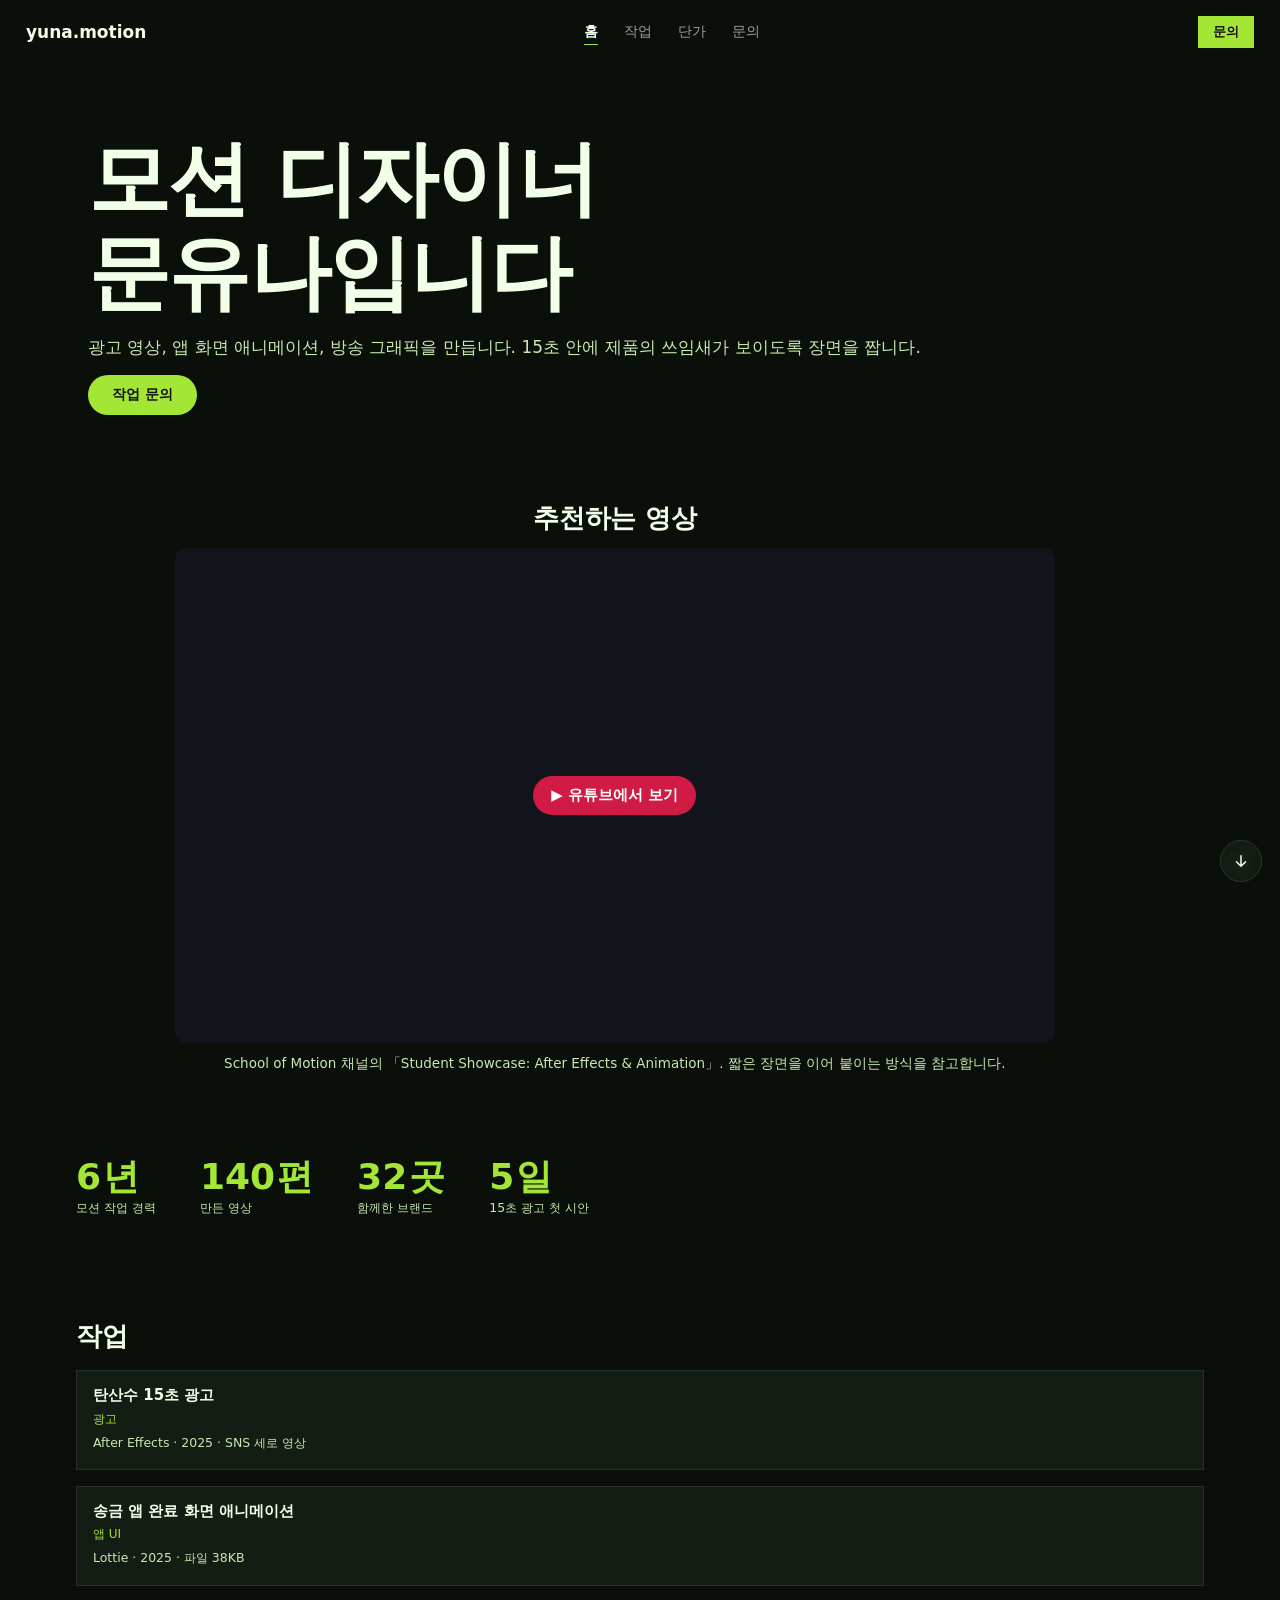
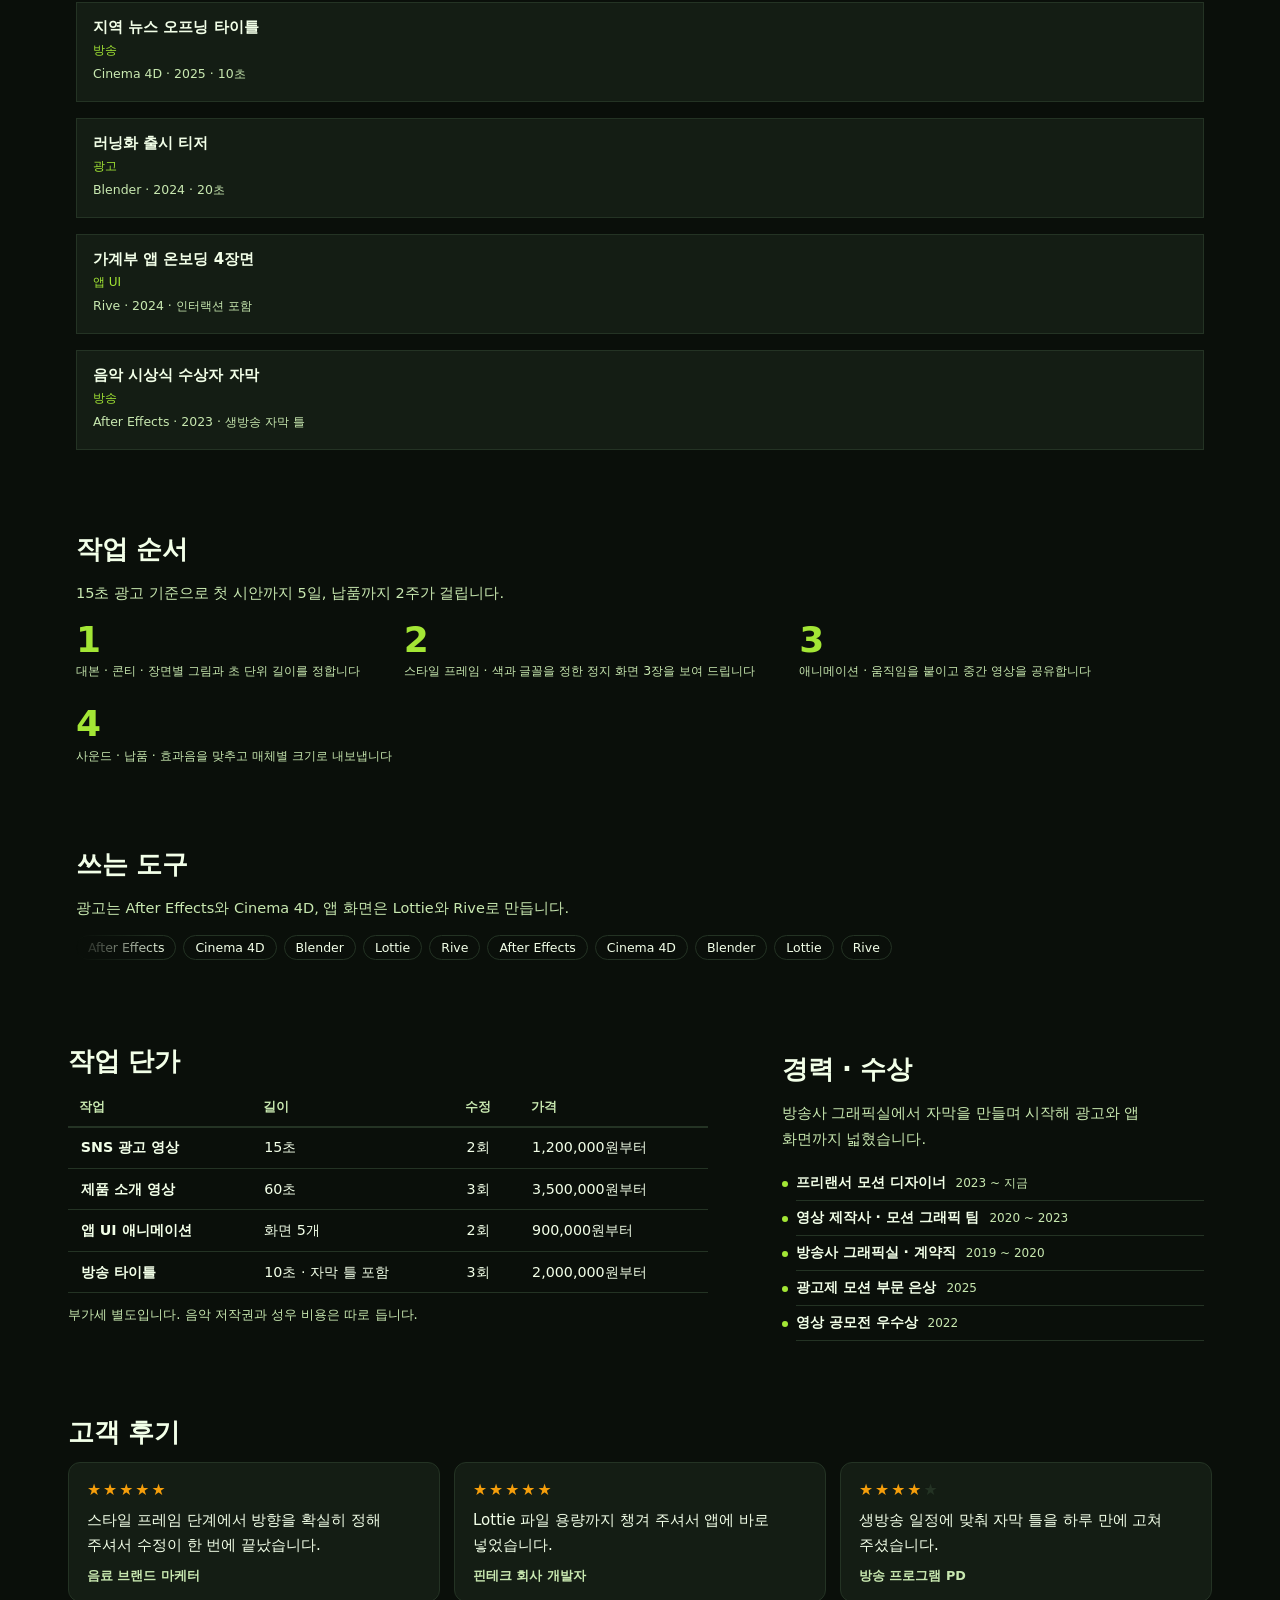
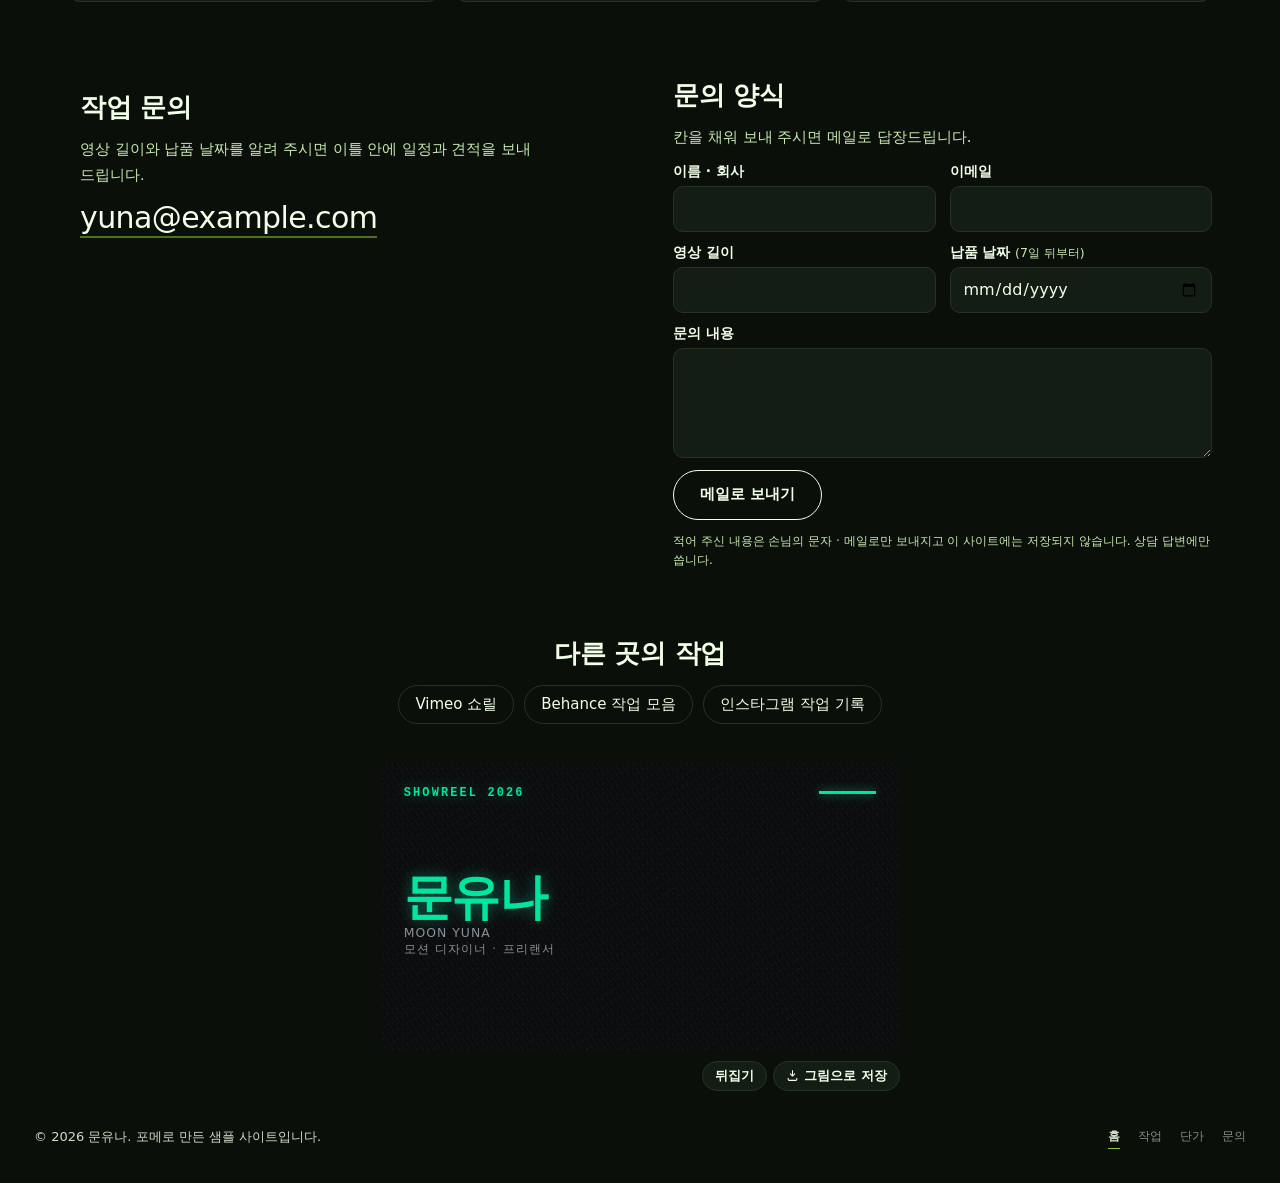
<file: index.html>
<!doctype html>
<html lang="ko">
<head>
  <meta charset="utf-8" />
  <meta name="viewport" content="width=device-width, initial-scale=1" />
  <title>문유나 | 모션 디자이너</title>
  <meta name="description" content="광고 영상, 앱 화면 애니메이션, 방송 그래픽을 만드는 모션 디자이너 문유나. 작업 사례와 단가, 작업 문의." />
  <meta property="og:type" content="website" />
  <meta property="og:title" content="문유나 | 모션 디자이너" />
  <meta property="og:description" content="광고 영상, 앱 화면 애니메이션, 방송 그래픽을 만드는 모션 디자이너 문유나. 작업 사례와 단가, 작업 문의." />
  <meta property="og:image" content="https://portfoliomaker-samples.github.io/17-loud-pixels/assets/images/imgmwfiboid4.webp" />
  <meta name="twitter:card" content="summary_large_image" />
  <link rel="icon" href="data:image/svg+xml,%3Csvg%20xmlns%3D%22http%3A%2F%2Fwww.w3.org%2F2000%2Fsvg%22%20viewBox%3D%220%200%2064%2064%22%3E%3Crect%20width%3D%2264%22%20height%3D%2264%22%20rx%3D%2214%22%20fill%3D%22%234f6bff%22%2F%3E%3Ctext%20x%3D%2232%22%20y%3D%2234%22%20text-anchor%3D%22middle%22%20dominant-baseline%3D%22central%22%20font-family%3D%22system-ui%2Csans-serif%22%20font-size%3D%2240%22%20font-weight%3D%22700%22%20fill%3D%22%23fff%22%3E%EC%9C%A0%3C%2Ftext%3E%3C%2Fsvg%3E" />
  <link rel="stylesheet" href="./assets/site.css" />
  <style>@view-transition { navigation: auto; }</style>
  <style>html{scroll-behavior:smooth}.wf-pg{display:block}html,body{background:#0a0f0a}.wf-headbar{position:sticky;top:0;z-index:60;min-height:0!important;padding-top:0!important;padding-bottom:0!important}.wf-headbar--still{position:static}.wf-footbar{min-height:0!important;padding-top:0!important}.wf-headbar .wf__region{position:static!important;align-self:stretch!important;width:100%}.wf-headbar--side{position:fixed;top:10px;bottom:10px;left:10px;width:240px;padding:0!important;overflow:auto}.wf-headbar--side .wf__region{height:100%}@media (max-width:760px){.wf-headbar--side{position:static;top:auto;bottom:auto;left:auto;width:auto;overflow:visible;margin:10px 10px 0}.wf-headbar--side .wf__region{height:auto}}.wf-pg{scroll-margin-top:70px}.wf-pg>.wf-page{min-height:0}</style>
</head>
<body>
  <div class="wf-page wf-headbar" style="font-family:'PBCustom', -apple-system, 'Segoe UI', 'Malgun Gothic', 'Apple SD Gothic Neo', 'Noto Sans KR', system-ui, sans-serif;background:#0a0f0a;--wf-bg:#0a0f0a;--wf-text:#f2ffe8;color:#f2ffe8;--wf-surface:#141d14;--wf-line:#243324;--wf-muted:#c8e8b0;--wf-accent:#a3e635;--wf-on-accent:#111114;--wf-max:1200px;padding:10px 10px;--fx-dot-color:#a3e635;--fx-star-color:#ffffff;--fx-char-color:#f2ffe8;--enter-at:2%;gap:10px"><header class="wf__region is-sticky has-divider" data-enter="up" style="grid-column:1 / span 24;grid-row:1;min-height:0px;border-radius:0px;border-width:0px;padding:min(16px, 6vw)">
      <div class="wf-bar" style="justify-content:space-between">
        <span class="wf-bar__logo">yuna.motion</span>
        <nav class="wf-nav">
        <a href="#pg-0" class="wf-nav__item is-current">홈</a>
        <a href="#pg-1" class="wf-nav__item">작업</a>
        <a href="#pg-2" class="wf-nav__item">단가</a>
        <a href="#pg-3" class="wf-nav__item">문의</a>
      </nav>
        <a class="wf-btn wf-btn--sm" href="#inquiry">문의</a>
        
      </div>
    </header></div>
  <section class="wf-pg" id="pg-0">
  <div class="wf-page is-rowmax wf-enter wf-enter--up wf-ix" style="font-family:'PBCustom', -apple-system, 'Segoe UI', 'Malgun Gothic', 'Apple SD Gothic Neo', 'Noto Sans KR', system-ui, sans-serif;background:#0a0f0a;--wf-bg:#0a0f0a;--wf-text:#f2ffe8;color:#f2ffe8;--wf-surface:#141d14;--wf-line:#243324;--wf-muted:#c8e8b0;--wf-accent:#a3e635;--wf-on-accent:#111114;--wf-max:1200px;padding:10px 10px;--fx-dot-color:#a3e635;--fx-star-color:#ffffff;--fx-char-color:#f2ffe8;--enter-at:2%;gap:10px">
    <div class="wf" style="grid-template-columns:minmax(0, 1fr) minmax(0, 1fr) minmax(0, 1fr) minmax(0, 1fr) minmax(0, 1fr) minmax(0, 1fr) minmax(0, 1fr) minmax(0, 1fr) minmax(0, 1fr) minmax(0, 1fr) minmax(0, 1fr) minmax(0, 1fr) minmax(0, 1fr) minmax(0, 1fr) minmax(0, 1fr) minmax(0, 1fr) minmax(0, 1fr) minmax(0, 1fr) minmax(0, 1fr) minmax(0, 1fr) minmax(0, 1fr) minmax(0, 1fr) minmax(0, 1fr) minmax(0, 1fr);grid-template-rows:auto;gap:10px">
    
    </div>
    <div class="wf wf--row" style="grid-template-columns:repeat(12, minmax(0, 1fr));gap:10px">
      <section class="wf__region" data-enter="up" style="grid-column:1 / span 12;min-height:0px;border-radius:0px;border-width:0px;padding:min(48px, 6vw)">
      <div class="wf-hero" style="align-items:flex-start;text-align:left">
        
        <h1 class="wf-hero__title" style="font-size:clamp(1.9em, 8.5vw, calc(1.7 * 3.2em))">모션 디자이너<br />문유나입니다</h1>
        <p class="wf-hero__sub">광고 영상, 앱 화면 애니메이션, 방송 그래픽을 만듭니다. 15초 안에 제품의 쓰임새가 보이도록 장면을 짭니다.</p>
        <a class="wf-btn" style="border-radius:40px" href="#inquiry">작업 문의</a>
      </div>
    </section>
    </div>
    <div class="wf" style="grid-template-columns:minmax(0, 1fr) minmax(0, 1fr) minmax(0, 1fr) minmax(0, 1fr) minmax(0, 1fr) minmax(0, 1fr) minmax(0, 1fr) minmax(0, 1fr) minmax(0, 1fr) minmax(0, 1fr) minmax(0, 1fr) minmax(0, 1fr) minmax(0, 1fr) minmax(0, 1fr) minmax(0, 1fr) minmax(0, 1fr) minmax(0, 1fr) minmax(0, 1fr) minmax(0, 1fr) minmax(0, 1fr) minmax(0, 1fr) minmax(0, 1fr) minmax(0, 1fr) minmax(0, 1fr);grid-template-rows:1fr auto;gap:10px">
    <section class="wf__region" id="추천하는-영상" data-enter="up" style="grid-column:1 / span 23;grid-row:1;min-height:0px;border-radius:0px;border-width:0px;padding:min(28px, 6vw)">
      <div class="wf-video" style="align-items:center;text-align:center">
        <h2 class="wf-sec__title">추천하는 영상</h2>
        <a class="wf-video__frame wf-video__link" href="https://www.youtube.com/watch?v=cCGHbILVq2Q" target="_blank" rel="noopener noreferrer" style="background-image:url('https://i.ytimg.com/vi/cCGHbILVq2Q/hqdefault.jpg')"><span>▶ 유튜브에서 보기</span></a>
        
        <p class="wf-video__cap">School of Motion 채널의 「Student Showcase: After Effects &amp; Animation」. 짧은 장면을 이어 붙이는 방식을 참고합니다.</p>
      </div>
    </section>
    
    </div>
    <div class="wf wf--row" style="grid-template-columns:repeat(1, minmax(0, 1fr));gap:10px">
      <section class="wf__region" data-enter="up" style="min-height:0px;border-radius:0px;border-width:0px;padding:min(36px, 6vw)">
      <div class="wf-sec" style="align-items:flex-start">
        
        
        <div class="wf-stats"><div class="wf-stat"><b class="wf-stat__num"><i class="wf-stat__count" style="--wf-n-to:6" aria-hidden="true"></i><span class="wf-stat__plain" aria-hidden="true">6</span><span class="wf-stat__suffix" aria-hidden="true">년</span><span class="wf-sr">6년</span></b><span class="wf-stat__label">모션 작업 경력</span></div><div class="wf-stat"><b class="wf-stat__num"><i class="wf-stat__count" style="--wf-n-to:140" aria-hidden="true"></i><span class="wf-stat__plain" aria-hidden="true">140</span><span class="wf-stat__suffix" aria-hidden="true">편</span><span class="wf-sr">140편</span></b><span class="wf-stat__label">만든 영상</span></div><div class="wf-stat"><b class="wf-stat__num"><i class="wf-stat__count" style="--wf-n-to:32" aria-hidden="true"></i><span class="wf-stat__plain" aria-hidden="true">32</span><span class="wf-stat__suffix" aria-hidden="true">곳</span><span class="wf-sr">32곳</span></b><span class="wf-stat__label">함께한 브랜드</span></div><div class="wf-stat"><b class="wf-stat__num"><i class="wf-stat__count" style="--wf-n-to:5" aria-hidden="true"></i><span class="wf-stat__plain" aria-hidden="true">5</span><span class="wf-stat__suffix" aria-hidden="true">일</span><span class="wf-sr">5일</span></b><span class="wf-stat__label">15초 광고 첫 시안</span></div></div>
      </div>
    </section>
    </div>
    <a class="wf-down" href="#%EC%B6%94%EC%B2%9C%ED%95%98%EB%8A%94-%EC%98%81%EC%83%81" aria-label="아래로 이동"><svg width="18" height="18" viewBox="0 0 24 24" fill="none" stroke="currentColor" stroke-width="2" stroke-linecap="round" stroke-linejoin="round"><path d="M12 5v14M6 13l6 6 6-6"/></svg></a>
  </div>
  </section>
  <section class="wf-pg" id="pg-1">
  <div class="wf-page is-rowmax wf-enter wf-enter--up wf-ix" style="font-family:'PBCustom', -apple-system, 'Segoe UI', 'Malgun Gothic', 'Apple SD Gothic Neo', 'Noto Sans KR', system-ui, sans-serif;background:#0a0f0a;--wf-bg:#0a0f0a;--wf-text:#f2ffe8;color:#f2ffe8;--wf-surface:#141d14;--wf-line:#243324;--wf-muted:#c8e8b0;--wf-accent:#a3e635;--wf-on-accent:#111114;--wf-max:1200px;padding:10px 10px;--fx-dot-color:#a3e635;--fx-star-color:#ffffff;--fx-char-color:#f2ffe8;--enter-at:2%;gap:10px">
    <div class="wf" style="grid-template-columns:minmax(0, 1fr);grid-template-rows:auto auto 1fr;gap:10px">
    <section class="wf__region" id="작업" data-enter="up" style="grid-column:1;grid-row:2;min-height:0px;border-radius:0px;border-width:0px;padding:min(36px, 6vw)">
      <div class="wf-gal is-phone2">
        <h2 class="wf-sec__title">작업</h2>
        
        
        <div class="wf-gal__grid" style="grid-template-columns:repeat(1, minmax(0, 1fr))">
          <article class="wf-card"><span class="wf-card__body">
              
              <b class="wf-card__title">탄산수 15초 광고</b>
              <span class="wf-card__stack">광고</span>
              <span class="wf-card__desc">After Effects · 2025 · SNS 세로 영상</span>
              
              
              
            </span></article>
          <article class="wf-card"><span class="wf-card__body">
              
              <b class="wf-card__title">송금 앱 완료 화면 애니메이션</b>
              <span class="wf-card__stack">앱 UI</span>
              <span class="wf-card__desc">Lottie · 2025 · 파일 38KB</span>
              
              
              
            </span></article>
          <article class="wf-card"><span class="wf-card__body">
              
              <b class="wf-card__title">지역 뉴스 오프닝 타이틀</b>
              <span class="wf-card__stack">방송</span>
              <span class="wf-card__desc">Cinema 4D · 2025 · 10초</span>
              
              
              
            </span></article>
          <article class="wf-card"><span class="wf-card__body">
              
              <b class="wf-card__title">러닝화 출시 티저</b>
              <span class="wf-card__stack">광고</span>
              <span class="wf-card__desc">Blender · 2024 · 20초</span>
              
              
              
            </span></article>
          <article class="wf-card"><span class="wf-card__body">
              
              <b class="wf-card__title">가계부 앱 온보딩 4장면</b>
              <span class="wf-card__stack">앱 UI</span>
              <span class="wf-card__desc">Rive · 2024 · 인터랙션 포함</span>
              
              
              
            </span></article>
          <article class="wf-card"><span class="wf-card__body">
              
              <b class="wf-card__title">음악 시상식 수상자 자막</b>
              <span class="wf-card__stack">방송</span>
              <span class="wf-card__desc">After Effects · 2023 · 생방송 자막 틀</span>
              
              
              
            </span></article>
        </div>
        
        
      </div>
    </section>
    <section class="wf__region" id="작업-순서" data-enter="up" style="grid-column:1;grid-row:3;min-height:0px;border-radius:0px;border-width:0px;padding:min(36px, 6vw)">
      <div class="wf-sec" style="align-items:flex-start">
        <h2 class="wf-sec__title">작업 순서</h2>
        <div class="wf-sec__cols" style="grid-template-columns:repeat(1, minmax(0, 1fr))">
          <p class="wf-sec__body">15초 광고 기준으로 첫 시안까지 5일, 납품까지 2주가 걸립니다.</p>
        </div>
        <div class="wf-stats"><div class="wf-stat"><b class="wf-stat__num"><i class="wf-stat__count" style="--wf-n-to:1" aria-hidden="true"></i><span class="wf-stat__plain" aria-hidden="true">01</span><span class="wf-sr">01</span></b><span class="wf-stat__label">대본 · 콘티 · 장면별 그림과 초 단위 길이를 정합니다</span></div><div class="wf-stat"><b class="wf-stat__num"><i class="wf-stat__count" style="--wf-n-to:2" aria-hidden="true"></i><span class="wf-stat__plain" aria-hidden="true">02</span><span class="wf-sr">02</span></b><span class="wf-stat__label">스타일 프레임 · 색과 글꼴을 정한 정지 화면 3장을 보여 드립니다</span></div><div class="wf-stat"><b class="wf-stat__num"><i class="wf-stat__count" style="--wf-n-to:3" aria-hidden="true"></i><span class="wf-stat__plain" aria-hidden="true">03</span><span class="wf-sr">03</span></b><span class="wf-stat__label">애니메이션 · 움직임을 붙이고 중간 영상을 공유합니다</span></div><div class="wf-stat"><b class="wf-stat__num"><i class="wf-stat__count" style="--wf-n-to:4" aria-hidden="true"></i><span class="wf-stat__plain" aria-hidden="true">04</span><span class="wf-sr">04</span></b><span class="wf-stat__label">사운드 · 납품 · 효과음을 맞추고 매체별 크기로 내보냅니다</span></div></div>
      </div>
    </section>
    </div>
    <div class="wf wf--row" style="grid-template-columns:repeat(1, minmax(0, 1fr));gap:10px">
      <section class="wf__region" id="쓰는-도구" data-enter="up" style="min-height:0px;border-radius:0px;border-width:0px;padding:min(36px, 6vw)">
      <div class="wf-sec" style="align-items:flex-start">
        <h2 class="wf-sec__title">쓰는 도구</h2>
        <div class="wf-sec__cols" style="grid-template-columns:repeat(1, minmax(0, 1fr))">
          <p class="wf-sec__body">광고는 After Effects와 Cinema 4D, 앱 화면은 Lottie와 Rive로 만듭니다.</p>
        </div>
        <div class="wf-marquee" style="--marq-t:15s"><div class="wf-marquee__track"><div class="wf-marquee__set"><span class="wf-tag">After Effects</span><span class="wf-tag">Cinema 4D</span><span class="wf-tag">Blender</span><span class="wf-tag">Lottie</span><span class="wf-tag">Rive</span></div><div class="wf-marquee__set" aria-hidden="true"><span class="wf-tag">After Effects</span><span class="wf-tag">Cinema 4D</span><span class="wf-tag">Blender</span><span class="wf-tag">Lottie</span><span class="wf-tag">Rive</span></div></div></div>
      </div>
    </section>
    </div>
    <a class="wf-down" href="#%EC%9E%91%EC%97%85" aria-label="아래로 이동"><svg width="18" height="18" viewBox="0 0 24 24" fill="none" stroke="currentColor" stroke-width="2" stroke-linecap="round" stroke-linejoin="round"><path d="M12 5v14M6 13l6 6 6-6"/></svg></a>
  </div>
  </section>
  <section class="wf-pg" id="pg-2">
  <div class="wf-page is-rowmax wf-enter wf-enter--up wf-ix" style="font-family:'PBCustom', -apple-system, 'Segoe UI', 'Malgun Gothic', 'Apple SD Gothic Neo', 'Noto Sans KR', system-ui, sans-serif;background:#0a0f0a;--wf-bg:#0a0f0a;--wf-text:#f2ffe8;color:#f2ffe8;--wf-surface:#141d14;--wf-line:#243324;--wf-muted:#c8e8b0;--wf-accent:#a3e635;--wf-on-accent:#111114;--wf-max:1200px;padding:10px 10px;--fx-dot-color:#a3e635;--fx-star-color:#ffffff;--fx-char-color:#f2ffe8;--enter-at:2%;gap:10px">
    <div class="wf wf--row" style="grid-template-columns:repeat(24, minmax(0, 1fr));gap:10px">
      <section class="wf__region" id="작업-단가" data-enter="left" style="grid-column:1 / span 14;min-height:0px;border-radius:0px;border-width:0px;padding:min(28px, 6vw)">
      <div class="wf-table wf-table--stack">
        <h2 class="wf-sec__title">작업 단가</h2>
        <div class="wf-table__scroll"><table><thead><tr><th scope="col">작업</th><th scope="col">길이</th><th scope="col">수정</th><th scope="col">가격</th></tr></thead><tbody><tr><td data-h="작업">SNS 광고 영상</td><td data-h="길이">15초</td><td data-h="수정">2회</td><td data-h="가격">1,200,000원부터</td></tr><tr><td data-h="작업">제품 소개 영상</td><td data-h="길이">60초</td><td data-h="수정">3회</td><td data-h="가격">3,500,000원부터</td></tr><tr><td data-h="작업">앱 UI 애니메이션</td><td data-h="길이">화면 5개</td><td data-h="수정">2회</td><td data-h="가격">900,000원부터</td></tr><tr><td data-h="작업">방송 타이틀</td><td data-h="길이">10초 · 자막 틀 포함</td><td data-h="수정">3회</td><td data-h="가격">2,000,000원부터</td></tr></tbody></table></div>
        <p class="wf-table__note">부가세 별도입니다. 음악 저작권과 성우 비용은 따로 듭니다.</p>
      </div>
    </section>
      <section class="wf__region" id="경력-수상" data-enter="right" style="grid-column:15 / span 10;min-height:0px;border-radius:0px;border-width:0px;padding:min(36px, 6vw)">
      <div class="wf-sec" style="align-items:flex-start">
        <h2 class="wf-sec__title">경력 · 수상</h2>
        <div class="wf-sec__cols" style="grid-template-columns:repeat(1, minmax(0, 1fr))">
          <p class="wf-sec__body">방송사 그래픽실에서 자막을 만들며 시작해 광고와 앱 화면까지 넓혔습니다.</p>
        </div>
        <ol class="wf-time"><li class="wf-time__row"><b>프리랜서 모션 디자이너</b><span>2023 ~ 지금</span></li><li class="wf-time__row"><b>영상 제작사 · 모션 그래픽 팀</b><span>2020 ~ 2023</span></li><li class="wf-time__row"><b>방송사 그래픽실 · 계약직</b><span>2019 ~ 2020</span></li><li class="wf-time__row"><b>광고제 모션 부문 은상</b><span>2025</span></li><li class="wf-time__row"><b>영상 공모전 우수상</b><span>2022</span></li></ol>
      </div>
    </section>
    </div>
    <div class="wf wf--row" style="grid-template-columns:repeat(1, minmax(0, 1fr));gap:10px">
      <section class="wf__region" id="고객-후기" data-enter="up" style="min-height:0px;border-radius:0px;border-width:0px;padding:min(28px, 6vw)">
      <div class="wf-rev">
        <h2 class="wf-sec__title">고객 후기</h2>
        <div class="wf-rev__grid" style="--rev-cols:3"><figure class="wf-rev__card"><span class="wf-rev__stars" aria-label="별점 5점">★★★★★<i></i></span><blockquote class="wf-rev__text">스타일 프레임 단계에서 방향을 확실히 정해 주셔서 수정이 한 번에 끝났습니다.</blockquote><figcaption class="wf-rev__name">음료 브랜드 마케터</figcaption></figure><figure class="wf-rev__card"><span class="wf-rev__stars" aria-label="별점 5점">★★★★★<i></i></span><blockquote class="wf-rev__text">Lottie 파일 용량까지 챙겨 주셔서 앱에 바로 넣었습니다.</blockquote><figcaption class="wf-rev__name">핀테크 회사 개발자</figcaption></figure><figure class="wf-rev__card"><span class="wf-rev__stars" aria-label="별점 4점">★★★★<i>★</i></span><blockquote class="wf-rev__text">생방송 일정에 맞춰 자막 틀을 하루 만에 고쳐 주셨습니다.</blockquote><figcaption class="wf-rev__name">방송 프로그램 PD</figcaption></figure></div>
      </div>
    </section>
    </div>
    <a class="wf-down" href="#%EC%9E%91%EC%97%85-%EB%8B%A8%EA%B0%80" aria-label="아래로 이동"><svg width="18" height="18" viewBox="0 0 24 24" fill="none" stroke="currentColor" stroke-width="2" stroke-linecap="round" stroke-linejoin="round"><path d="M12 5v14M6 13l6 6 6-6"/></svg></a>
  </div>
  </section>
  <section class="wf-pg" id="pg-3">
  <div class="wf-page is-rowmax wf-enter wf-enter--up wf-ix" style="font-family:'PBCustom', -apple-system, 'Segoe UI', 'Malgun Gothic', 'Apple SD Gothic Neo', 'Noto Sans KR', system-ui, sans-serif;background:#0a0f0a;--wf-bg:#0a0f0a;--wf-text:#f2ffe8;color:#f2ffe8;--wf-surface:#141d14;--wf-line:#243324;--wf-muted:#c8e8b0;--wf-accent:#a3e635;--wf-on-accent:#111114;--wf-max:1200px;padding:10px 10px;--fx-dot-color:#a3e635;--fx-star-color:#ffffff;--fx-char-color:#f2ffe8;--enter-at:2%;gap:10px">
    <div class="wf wf--row" style="grid-template-columns:repeat(2, minmax(0, 1fr));gap:10px">
      <section class="wf__region" id="contact" data-enter="left" style="min-height:0px;border-radius:0px;border-width:0px;padding:min(40px, 6vw)">
      <div class="wf-contact" style="align-items:flex-start;text-align:left">
        <h2 class="wf-sec__title">작업 문의</h2>
        <p class="wf-sec__body">영상 길이와 납품 날짜를 알려 주시면 이틀 안에 일정과 견적을 보내 드립니다.</p>
        <a class="wf-contact__mail is-big" href="mailto:yuna@example.com">yuna@example.com</a>
        
        
        
        
        
        
      </div>
    </section>
      <section class="wf__region" id="inquiry" data-enter="right" style="min-height:0px;border-radius:0px;border-width:0px;padding:min(28px, 6vw)">
      <form class="wf-inq" data-head="홈페이지 문의 · 문의 양식" onsubmit="return false">
        <h2 class="wf-sec__title">문의 양식</h2>
        <p class="wf-inq__sub">칸을 채워 보내 주시면 메일로 답장드립니다.</p>
        <div class="wf-inq__form"><label class="wf-inq__row"><span>이름 · 회사</span><input name="q0" data-q="이름 · 회사"></label><label class="wf-inq__row"><span>이메일</span><input name="q1" data-q="이메일" type="email" autocomplete="email"></label><label class="wf-inq__row"><span>영상 길이</span><input name="q2" data-q="영상 길이"></label><label class="wf-inq__row"><span>납품 날짜 <small class="wf-inq__lead">(7일 뒤부터)</small></span><input name="q3" data-q="납품 날짜" type="date"></label><label class="wf-inq__row is-wide"><span>문의 내용</span><textarea name="q4" rows="4" data-q="문의 내용"></textarea></label></div>
        <p class="wf-inq__err" role="alert" hidden></p>
        <div class="wf-inq__btns"><a class="wf-inq__btn is-mail" href="mailto:yuna@example.com" data-inq="mail" data-subj="문의 양식">메일로 보내기</a></div>
        
        <p class="wf-inq__privacy">적어 주신 내용은 손님의 문자 · 메일로만 보내지고 이 사이트에는 저장되지 않습니다. 상담 답변에만 씁니다.</p>
        <script>(function(f){f=document.currentScript.parentNode;var td=new Date(Date.now()+7*864e5-new Date().getTimezoneOffset()*60000).toISOString().slice(0,10);[].forEach.call(f.querySelectorAll('input[type=date]'),function(e){e.min=td;});[].forEach.call(f.querySelectorAll('[data-inq]'),function(a){var base=a.getAttribute('href');a.addEventListener('click',function(ev){var er=f.querySelector('.wf-inq__err');var bad='',el=null;[].forEach.call(f.querySelectorAll('input[type=date]'),function(e){if(!bad&&e.value&&e.min&&e.value<e.min){var m=new Date(e.min+'T00:00');bad=e.getAttribute('data-q')+': '+(m.getMonth()+1)+'월 '+m.getDate()+'일부터 정할 수 있습니다.';el=e;}});if(!bad&&a.getAttribute('data-inq')==='mail'){var tl=f.querySelector('input[type=tel]');if(tl&&!tl.value.trim()){bad='메일로 보내실 때는 답을 드릴 수 있게 「'+tl.getAttribute('data-q')+'」 칸을 채워 주세요.';el=tl;}}if(bad){ev.preventDefault();er.textContent=bad;er.hidden=false;el.focus();return;}er.hidden=true;var t=[].map.call(f.querySelectorAll('[data-q]'),function(e){var v=e.value.trim();if(v&&e.type==='date'){var d=new Date(v+'T00:00');v=(d.getMonth()+1)+'월 '+d.getDate()+'일 ('+'일월화수목금토'.charAt(d.getDay())+')';}return v?e.getAttribute('data-q')+': '+v:'';}).filter(Boolean).join('\n');a.href=a.getAttribute('data-inq')==='sms'?base+'?&body='+encodeURIComponent('['+f.getAttribute('data-head')+']'+String.fromCharCode(10)+t):base+'?subject='+encodeURIComponent(a.getAttribute('data-subj'))+'&body='+encodeURIComponent(t);});});})();</script>
      </form>
    </section>
    </div>
    <div class="wf" style="grid-template-columns:minmax(0, 1fr);grid-template-rows:1fr;gap:10px">
    <section class="wf__region" id="다른-곳의-작업" data-enter="up" style="grid-column:1;grid-row:1;min-height:0px;border-radius:0px;border-width:0px;padding:min(28px, 6vw)">
      <div class="wf-links wf-links--buttons" style="align-items:center">
        <h2 class="wf-sec__title">다른 곳의 작업</h2>
        <div class="wf-links__row">
          <a class="wf-link" href="https://vimeo.com/yuna-motion-example" target="_blank" rel="noreferrer noopener">Vimeo 쇼릴</a>
          <a class="wf-link" href="https://behance.net/yuna-motion-example" target="_blank" rel="noreferrer noopener">Behance 작업 모음</a>
          <a class="wf-link" href="https://instagram.com/yuna.motion.example" target="_blank" rel="noreferrer noopener">인스타그램 작업 기록</a>
        </div>
      </div>
    </section>
    </div>
    <div class="wf wf--row" style="grid-template-columns:repeat(1, minmax(0, 1fr));gap:10px">
      <section class="wf__region" data-enter="up" style="min-height:0px;border-radius:0px;border-width:0px;padding:min(0px, 6vw)">
      <div class="wf-bcardbox" style="max-width:520px"><div class="wf-bcard wf-bcard--signal wf-bcard--ico-fill is-2face" style="--bc-paper:0.4;max-width:520px">
        <input class="wf-bcard__toggle" type="checkbox" id="bcflip-p3-x3-1" aria-label="명함 뒤집기">
        <div class="wf-bcard__flip">
          <div class="wf-bcard__face wf-bcard__face--front">
            <span class="wf-bcard__deco" aria-hidden="true"></span>
            <span class="wf-bcard__paper" aria-hidden="true"></span>
            <div class="wf-bcard__in">
        <span class="wf-bcard__label">SHOWREEL 2026</span>
        <span class="wf-bcard__org">프리랜서</span>
        <span class="wf-bcard__mono">MY</span>
        <div class="wf-bcard__lead">
          <b class="wf-bcard__role">모션 그래픽</b>
          <span class="wf-bcard__rolesub">광고 · 앱 UI · 방송</span>
        </div>
        <div class="wf-bcard__info">
          <div class="wf-bcard__row">
            <span class="wf-bcard__text">
              <b class="wf-bcard__name">문유나</b>
              <span class="wf-bcard__nameen">Moon Yuna</span>
              <span class="wf-bcard__title wf-bcard__titles"><span class="wf-bcard__tpart">모션 디자이너</span><span class="wf-bcard__tpart wf-bcard__tpart--org">프리랜서</span></span>
            </span>
            <span class="wf-bcard__ico" aria-hidden="true"><svg viewBox="0 0 24 24"><path d="M12 12a5 5 0 1 0 0-10 5 5 0 0 0 0 10zm0 2c-5 0-9 2.5-9 5.5V22h18v-2.5c0-3-4-5.5-9-5.5z" fill="currentColor"/></svg></span>
          </div>
          
        </div>
        
        
        
        </div>
          </div>
          <div class="wf-bcard__face wf-bcard__face--back"><span class="wf-bcard__paper" aria-hidden="true"></span><div class="wf-bcard__in wf-bcard__in--back">
        <p class="wf-bcard__tagline">15초 안에 쓰임새가 보이는 영상을 만듭니다</p>
        <div class="wf-bcard__info"><div class="wf-bcard__row wf-bcard__row--mail"><span class="wf-bcard__text"><span class="wf-bcard__line">yuna@example.com</span></span><span class="wf-bcard__ico" aria-hidden="true"><svg viewBox="0 0 24 24"><path d="M20 4H4a2 2 0 0 0-2 2v12a2 2 0 0 0 2 2h16a2 2 0 0 0 2-2V6a2 2 0 0 0-2-2zm0 4-8 5-8-5V6l8 5 8-5v2z" fill="currentColor"/></svg></span></div><div class="wf-bcard__row wf-bcard__row--pin"><span class="wf-bcard__text"><span class="wf-bcard__line">서울</span></span><span class="wf-bcard__ico" aria-hidden="true"><svg viewBox="0 0 24 24"><path d="M12 2a7 7 0 0 0-7 7c0 5.2 7 13 7 13s7-7.8 7-13a7 7 0 0 0-7-7zm0 9.5A2.5 2.5 0 1 1 12 6.5a2.5 2.5 0 0 1 0 5z" fill="currentColor"/></svg></span></div><div class="wf-bcard__row wf-bcard__row--globe"><span class="wf-bcard__text"><span class="wf-bcard__line">portfoliomaker-samples.github.io/17-loud-pixels</span></span><span class="wf-bcard__ico" aria-hidden="true"><svg viewBox="0 0 24 24"><path d="M12 2a10 10 0 1 0 0 20 10 10 0 0 0 0-20zM4.3 14a8 8 0 0 1 0-4h3.3a17 17 0 0 0 0 4H4.3zm.8 2h2.9c.3 1.3.8 2.5 1.4 3.6A8 8 0 0 1 5.1 16zm2.9-8H5.1a8 8 0 0 1 4.3-3.6A15.7 15.7 0 0 0 8 8zm4 12c-.8-1.2-1.4-2.5-1.8-4h3.6c-.4 1.5-1 2.8-1.8 4zm2.2-6H9.8a15 15 0 0 1 0-4h4.4a15 15 0 0 1 0 4zM12 4c.8 1.2 1.4 2.5 1.8 4h-3.6c.4-1.5 1-2.8 1.8-4zm2.6 15.6c.6-1.1 1.1-2.3 1.4-3.6h2.9a8 8 0 0 1-4.3 3.6zM16.4 14a17 17 0 0 0 0-4h3.3a8 8 0 0 1 0 4h-3.3zm-.4-6a15.7 15.7 0 0 0-1.4-3.6A8 8 0 0 1 18.9 8h-2.9z" fill="currentColor"/></svg></span></div></div>
        <span class="wf-bcard__stack">After Effects, Cinema 4D, Lottie</span>
        <div class="wf-bcard__side"><span class="wf-bcard__qr"><svg class="wf-qr" viewBox="0 0 65 65" role="img" aria-label="연락처 QR 코드" shape-rendering="crispEdges"><path d="M2,2h1v1h-1zM3,2h1v1h-1zM4,2h1v1h-1zM5,2h1v1h-1zM6,2h1v1h-1zM7,2h1v1h-1zM8,2h1v1h-1zM10,2h1v1h-1zM12,2h1v1h-1zM14,2h1v1h-1zM15,2h1v1h-1zM18,2h1v1h-1zM24,2h1v1h-1zM26,2h1v1h-1zM28,2h1v1h-1zM31,2h1v1h-1zM33,2h1v1h-1zM34,2h1v1h-1zM40,2h1v1h-1zM42,2h1v1h-1zM43,2h1v1h-1zM44,2h1v1h-1zM46,2h1v1h-1zM47,2h1v1h-1zM49,2h1v1h-1zM50,2h1v1h-1zM51,2h1v1h-1zM53,2h1v1h-1zM54,2h1v1h-1zM56,2h1v1h-1zM57,2h1v1h-1zM58,2h1v1h-1zM59,2h1v1h-1zM60,2h1v1h-1zM61,2h1v1h-1zM62,2h1v1h-1zM2,3h1v1h-1zM8,3h1v1h-1zM12,3h1v1h-1zM14,3h1v1h-1zM17,3h1v1h-1zM18,3h1v1h-1zM21,3h1v1h-1zM24,3h1v1h-1zM25,3h1v1h-1zM26,3h1v1h-1zM29,3h1v1h-1zM36,3h1v1h-1zM38,3h1v1h-1zM39,3h1v1h-1zM41,3h1v1h-1zM42,3h1v1h-1zM45,3h1v1h-1zM46,3h1v1h-1zM48,3h1v1h-1zM50,3h1v1h-1zM53,3h1v1h-1zM54,3h1v1h-1zM56,3h1v1h-1zM62,3h1v1h-1zM2,4h1v1h-1zM4,4h1v1h-1zM5,4h1v1h-1zM6,4h1v1h-1zM8,4h1v1h-1zM12,4h1v1h-1zM16,4h1v1h-1zM17,4h1v1h-1zM18,4h1v1h-1zM19,4h1v1h-1zM22,4h1v1h-1zM24,4h1v1h-1zM27,4h1v1h-1zM29,4h1v1h-1zM30,4h1v1h-1zM31,4h1v1h-1zM34,4h1v1h-1zM35,4h1v1h-1zM36,4h1v1h-1zM41,4h1v1h-1zM42,4h1v1h-1zM43,4h1v1h-1zM46,4h1v1h-1zM47,4h1v1h-1zM48,4h1v1h-1zM50,4h1v1h-1zM52,4h1v1h-1zM53,4h1v1h-1zM54,4h1v1h-1zM56,4h1v1h-1zM58,4h1v1h-1zM59,4h1v1h-1zM60,4h1v1h-1zM62,4h1v1h-1zM2,5h1v1h-1zM4,5h1v1h-1zM5,5h1v1h-1zM6,5h1v1h-1zM8,5h1v1h-1zM10,5h1v1h-1zM11,5h1v1h-1zM12,5h1v1h-1zM14,5h1v1h-1zM15,5h1v1h-1zM16,5h1v1h-1zM17,5h1v1h-1zM22,5h1v1h-1zM23,5h1v1h-1zM24,5h1v1h-1zM25,5h1v1h-1zM29,5h1v1h-1zM32,5h1v1h-1zM33,5h1v1h-1zM34,5h1v1h-1zM36,5h1v1h-1zM39,5h1v1h-1zM42,5h1v1h-1zM48,5h1v1h-1zM51,5h1v1h-1zM52,5h1v1h-1zM54,5h1v1h-1zM56,5h1v1h-1zM58,5h1v1h-1zM59,5h1v1h-1zM60,5h1v1h-1zM62,5h1v1h-1zM2,6h1v1h-1zM4,6h1v1h-1zM5,6h1v1h-1zM6,6h1v1h-1zM8,6h1v1h-1zM10,6h1v1h-1zM12,6h1v1h-1zM13,6h1v1h-1zM16,6h1v1h-1zM17,6h1v1h-1zM19,6h1v1h-1zM21,6h1v1h-1zM22,6h1v1h-1zM24,6h1v1h-1zM27,6h1v1h-1zM28,6h1v1h-1zM29,6h1v1h-1zM30,6h1v1h-1zM31,6h1v1h-1zM32,6h1v1h-1zM33,6h1v1h-1zM34,6h1v1h-1zM37,6h1v1h-1zM38,6h1v1h-1zM39,6h1v1h-1zM40,6h1v1h-1zM42,6h1v1h-1zM44,6h1v1h-1zM46,6h1v1h-1zM49,6h1v1h-1zM50,6h1v1h-1zM51,6h1v1h-1zM52,6h1v1h-1zM53,6h1v1h-1zM56,6h1v1h-1zM58,6h1v1h-1zM59,6h1v1h-1zM60,6h1v1h-1zM62,6h1v1h-1zM2,7h1v1h-1zM8,7h1v1h-1zM10,7h1v1h-1zM13,7h1v1h-1zM14,7h1v1h-1zM18,7h1v1h-1zM20,7h1v1h-1zM23,7h1v1h-1zM25,7h1v1h-1zM27,7h1v1h-1zM30,7h1v1h-1zM34,7h1v1h-1zM35,7h1v1h-1zM40,7h1v1h-1zM42,7h1v1h-1zM43,7h1v1h-1zM44,7h1v1h-1zM46,7h1v1h-1zM47,7h1v1h-1zM49,7h1v1h-1zM50,7h1v1h-1zM52,7h1v1h-1zM56,7h1v1h-1zM62,7h1v1h-1zM2,8h1v1h-1zM3,8h1v1h-1zM4,8h1v1h-1zM5,8h1v1h-1zM6,8h1v1h-1zM7,8h1v1h-1zM8,8h1v1h-1zM10,8h1v1h-1zM12,8h1v1h-1zM14,8h1v1h-1zM16,8h1v1h-1zM18,8h1v1h-1zM20,8h1v1h-1zM22,8h1v1h-1zM24,8h1v1h-1zM26,8h1v1h-1zM28,8h1v1h-1zM30,8h1v1h-1zM32,8h1v1h-1zM34,8h1v1h-1zM36,8h1v1h-1zM38,8h1v1h-1zM40,8h1v1h-1zM42,8h1v1h-1zM44,8h1v1h-1zM46,8h1v1h-1zM48,8h1v1h-1zM50,8h1v1h-1zM52,8h1v1h-1zM54,8h1v1h-1zM56,8h1v1h-1zM57,8h1v1h-1zM58,8h1v1h-1zM59,8h1v1h-1zM60,8h1v1h-1zM61,8h1v1h-1zM62,8h1v1h-1zM10,9h1v1h-1zM11,9h1v1h-1zM14,9h1v1h-1zM15,9h1v1h-1zM18,9h1v1h-1zM19,9h1v1h-1zM23,9h1v1h-1zM25,9h1v1h-1zM27,9h1v1h-1zM30,9h1v1h-1zM34,9h1v1h-1zM35,9h1v1h-1zM38,9h1v1h-1zM40,9h1v1h-1zM41,9h1v1h-1zM42,9h1v1h-1zM43,9h1v1h-1zM46,9h1v1h-1zM47,9h1v1h-1zM48,9h1v1h-1zM53,9h1v1h-1zM54,9h1v1h-1zM2,10h1v1h-1zM6,10h1v1h-1zM8,10h1v1h-1zM9,10h1v1h-1zM10,10h1v1h-1zM11,10h1v1h-1zM17,10h1v1h-1zM19,10h1v1h-1zM24,10h1v1h-1zM28,10h1v1h-1zM30,10h1v1h-1zM31,10h1v1h-1zM32,10h1v1h-1zM33,10h1v1h-1zM34,10h1v1h-1zM35,10h1v1h-1zM36,10h1v1h-1zM38,10h1v1h-1zM39,10h1v1h-1zM43,10h1v1h-1zM45,10h1v1h-1zM48,10h1v1h-1zM49,10h1v1h-1zM50,10h1v1h-1zM51,10h1v1h-1zM54,10h1v1h-1zM55,10h1v1h-1zM56,10h1v1h-1zM57,10h1v1h-1zM58,10h1v1h-1zM59,10h1v1h-1zM62,10h1v1h-1zM3,11h1v1h-1zM9,11h1v1h-1zM11,11h1v1h-1zM12,11h1v1h-1zM13,11h1v1h-1zM17,11h1v1h-1zM18,11h1v1h-1zM22,11h1v1h-1zM27,11h1v1h-1zM28,11h1v1h-1zM29,11h1v1h-1zM31,11h1v1h-1zM37,11h1v1h-1zM39,11h1v1h-1zM40,11h1v1h-1zM44,11h1v1h-1zM45,11h1v1h-1zM47,11h1v1h-1zM52,11h1v1h-1zM53,11h1v1h-1zM55,11h1v1h-1zM56,11h1v1h-1zM58,11h1v1h-1zM60,11h1v1h-1zM62,11h1v1h-1zM3,12h1v1h-1zM6,12h1v1h-1zM8,12h1v1h-1zM9,12h1v1h-1zM10,12h1v1h-1zM15,12h1v1h-1zM16,12h1v1h-1zM17,12h1v1h-1zM18,12h1v1h-1zM24,12h1v1h-1zM25,12h1v1h-1zM26,12h1v1h-1zM27,12h1v1h-1zM28,12h1v1h-1zM30,12h1v1h-1zM39,12h1v1h-1zM40,12h1v1h-1zM42,12h1v1h-1zM43,12h1v1h-1zM44,12h1v1h-1zM46,12h1v1h-1zM48,12h1v1h-1zM49,12h1v1h-1zM50,12h1v1h-1zM53,12h1v1h-1zM55,12h1v1h-1zM56,12h1v1h-1zM57,12h1v1h-1zM58,12h1v1h-1zM59,12h1v1h-1zM4,13h1v1h-1zM6,13h1v1h-1zM9,13h1v1h-1zM11,13h1v1h-1zM14,13h1v1h-1zM19,13h1v1h-1zM22,13h1v1h-1zM23,13h1v1h-1zM24,13h1v1h-1zM25,13h1v1h-1zM26,13h1v1h-1zM29,13h1v1h-1zM30,13h1v1h-1zM31,13h1v1h-1zM33,13h1v1h-1zM35,13h1v1h-1zM38,13h1v1h-1zM40,13h1v1h-1zM43,13h1v1h-1zM44,13h1v1h-1zM45,13h1v1h-1zM46,13h1v1h-1zM48,13h1v1h-1zM52,13h1v1h-1zM54,13h1v1h-1zM55,13h1v1h-1zM57,13h1v1h-1zM58,13h1v1h-1zM60,13h1v1h-1zM2,14h1v1h-1zM5,14h1v1h-1zM8,14h1v1h-1zM12,14h1v1h-1zM14,14h1v1h-1zM18,14h1v1h-1zM20,14h1v1h-1zM21,14h1v1h-1zM27,14h1v1h-1zM29,14h1v1h-1zM30,14h1v1h-1zM32,14h1v1h-1zM33,14h1v1h-1zM34,14h1v1h-1zM36,14h1v1h-1zM38,14h1v1h-1zM39,14h1v1h-1zM40,14h1v1h-1zM44,14h1v1h-1zM45,14h1v1h-1zM46,14h1v1h-1zM49,14h1v1h-1zM50,14h1v1h-1zM52,14h1v1h-1zM53,14h1v1h-1zM54,14h1v1h-1zM57,14h1v1h-1zM58,14h1v1h-1zM59,14h1v1h-1zM61,14h1v1h-1zM3,15h1v1h-1zM4,15h1v1h-1zM6,15h1v1h-1zM9,15h1v1h-1zM12,15h1v1h-1zM13,15h1v1h-1zM14,15h1v1h-1zM15,15h1v1h-1zM19,15h1v1h-1zM23,15h1v1h-1zM24,15h1v1h-1zM30,15h1v1h-1zM32,15h1v1h-1zM34,15h1v1h-1zM37,15h1v1h-1zM39,15h1v1h-1zM40,15h1v1h-1zM42,15h1v1h-1zM43,15h1v1h-1zM44,15h1v1h-1zM45,15h1v1h-1zM47,15h1v1h-1zM49,15h1v1h-1zM50,15h1v1h-1zM52,15h1v1h-1zM53,15h1v1h-1zM55,15h1v1h-1zM56,15h1v1h-1zM57,15h1v1h-1zM62,15h1v1h-1zM2,16h1v1h-1zM3,16h1v1h-1zM4,16h1v1h-1zM7,16h1v1h-1zM8,16h1v1h-1zM11,16h1v1h-1zM13,16h1v1h-1zM16,16h1v1h-1zM18,16h1v1h-1zM19,16h1v1h-1zM24,16h1v1h-1zM25,16h1v1h-1zM26,16h1v1h-1zM27,16h1v1h-1zM29,16h1v1h-1zM30,16h1v1h-1zM31,16h1v1h-1zM32,16h1v1h-1zM33,16h1v1h-1zM35,16h1v1h-1zM36,16h1v1h-1zM37,16h1v1h-1zM38,16h1v1h-1zM46,16h1v1h-1zM47,16h1v1h-1zM48,16h1v1h-1zM51,16h1v1h-1zM52,16h1v1h-1zM53,16h1v1h-1zM55,16h1v1h-1zM57,16h1v1h-1zM58,16h1v1h-1zM2,17h1v1h-1zM4,17h1v1h-1zM6,17h1v1h-1zM7,17h1v1h-1zM10,17h1v1h-1zM11,17h1v1h-1zM12,17h1v1h-1zM13,17h1v1h-1zM18,17h1v1h-1zM19,17h1v1h-1zM21,17h1v1h-1zM23,17h1v1h-1zM25,17h1v1h-1zM30,17h1v1h-1zM33,17h1v1h-1zM34,17h1v1h-1zM35,17h1v1h-1zM36,17h1v1h-1zM37,17h1v1h-1zM41,17h1v1h-1zM42,17h1v1h-1zM44,17h1v1h-1zM47,17h1v1h-1zM49,17h1v1h-1zM52,17h1v1h-1zM53,17h1v1h-1zM55,17h1v1h-1zM59,17h1v1h-1zM60,17h1v1h-1zM61,17h1v1h-1zM62,17h1v1h-1zM4,18h1v1h-1zM6,18h1v1h-1zM8,18h1v1h-1zM9,18h1v1h-1zM11,18h1v1h-1zM12,18h1v1h-1zM14,18h1v1h-1zM15,18h1v1h-1zM17,18h1v1h-1zM19,18h1v1h-1zM20,18h1v1h-1zM21,18h1v1h-1zM22,18h1v1h-1zM27,18h1v1h-1zM28,18h1v1h-1zM29,18h1v1h-1zM32,18h1v1h-1zM37,18h1v1h-1zM40,18h1v1h-1zM41,18h1v1h-1zM42,18h1v1h-1zM49,18h1v1h-1zM52,18h1v1h-1zM53,18h1v1h-1zM56,18h1v1h-1zM58,18h1v1h-1zM61,18h1v1h-1zM2,19h1v1h-1zM3,19h1v1h-1zM6,19h1v1h-1zM11,19h1v1h-1zM13,19h1v1h-1zM15,19h1v1h-1zM18,19h1v1h-1zM19,19h1v1h-1zM20,19h1v1h-1zM21,19h1v1h-1zM25,19h1v1h-1zM26,19h1v1h-1zM27,19h1v1h-1zM31,19h1v1h-1zM32,19h1v1h-1zM33,19h1v1h-1zM34,19h1v1h-1zM35,19h1v1h-1zM40,19h1v1h-1zM42,19h1v1h-1zM43,19h1v1h-1zM44,19h1v1h-1zM45,19h1v1h-1zM47,19h1v1h-1zM52,19h1v1h-1zM53,19h1v1h-1zM55,19h1v1h-1zM56,19h1v1h-1zM57,19h1v1h-1zM62,19h1v1h-1zM2,20h1v1h-1zM5,20h1v1h-1zM6,20h1v1h-1zM8,20h1v1h-1zM9,20h1v1h-1zM11,20h1v1h-1zM12,20h1v1h-1zM13,20h1v1h-1zM14,20h1v1h-1zM15,20h1v1h-1zM16,20h1v1h-1zM18,20h1v1h-1zM19,20h1v1h-1zM23,20h1v1h-1zM24,20h1v1h-1zM26,20h1v1h-1zM27,20h1v1h-1zM28,20h1v1h-1zM29,20h1v1h-1zM30,20h1v1h-1zM32,20h1v1h-1zM35,20h1v1h-1zM36,20h1v1h-1zM38,20h1v1h-1zM43,20h1v1h-1zM44,20h1v1h-1zM45,20h1v1h-1zM46,20h1v1h-1zM47,20h1v1h-1zM50,20h1v1h-1zM51,20h1v1h-1zM52,20h1v1h-1zM53,20h1v1h-1zM54,20h1v1h-1zM55,20h1v1h-1zM56,20h1v1h-1zM57,20h1v1h-1zM58,20h1v1h-1zM59,20h1v1h-1zM5,21h1v1h-1zM6,21h1v1h-1zM7,21h1v1h-1zM11,21h1v1h-1zM15,21h1v1h-1zM16,21h1v1h-1zM18,21h1v1h-1zM19,21h1v1h-1zM23,21h1v1h-1zM28,21h1v1h-1zM29,21h1v1h-1zM30,21h1v1h-1zM31,21h1v1h-1zM37,21h1v1h-1zM38,21h1v1h-1zM39,21h1v1h-1zM41,21h1v1h-1zM44,21h1v1h-1zM46,21h1v1h-1zM47,21h1v1h-1zM49,21h1v1h-1zM50,21h1v1h-1zM51,21h1v1h-1zM52,21h1v1h-1zM53,21h1v1h-1zM54,21h1v1h-1zM57,21h1v1h-1zM58,21h1v1h-1zM60,21h1v1h-1zM61,21h1v1h-1zM62,21h1v1h-1zM2,22h1v1h-1zM4,22h1v1h-1zM6,22h1v1h-1zM8,22h1v1h-1zM11,22h1v1h-1zM13,22h1v1h-1zM14,22h1v1h-1zM16,22h1v1h-1zM17,22h1v1h-1zM18,22h1v1h-1zM19,22h1v1h-1zM20,22h1v1h-1zM21,22h1v1h-1zM23,22h1v1h-1zM36,22h1v1h-1zM37,22h1v1h-1zM38,22h1v1h-1zM43,22h1v1h-1zM44,22h1v1h-1zM46,22h1v1h-1zM47,22h1v1h-1zM48,22h1v1h-1zM49,22h1v1h-1zM50,22h1v1h-1zM53,22h1v1h-1zM56,22h1v1h-1zM58,22h1v1h-1zM61,22h1v1h-1zM62,22h1v1h-1zM6,23h1v1h-1zM11,23h1v1h-1zM12,23h1v1h-1zM15,23h1v1h-1zM19,23h1v1h-1zM21,23h1v1h-1zM22,23h1v1h-1zM24,23h1v1h-1zM25,23h1v1h-1zM27,23h1v1h-1zM28,23h1v1h-1zM30,23h1v1h-1zM32,23h1v1h-1zM33,23h1v1h-1zM34,23h1v1h-1zM35,23h1v1h-1zM37,23h1v1h-1zM38,23h1v1h-1zM40,23h1v1h-1zM41,23h1v1h-1zM42,23h1v1h-1zM43,23h1v1h-1zM44,23h1v1h-1zM47,23h1v1h-1zM49,23h1v1h-1zM50,23h1v1h-1zM52,23h1v1h-1zM53,23h1v1h-1zM56,23h1v1h-1zM57,23h1v1h-1zM61,23h1v1h-1zM3,24h1v1h-1zM7,24h1v1h-1zM8,24h1v1h-1zM9,24h1v1h-1zM15,24h1v1h-1zM16,24h1v1h-1zM17,24h1v1h-1zM20,24h1v1h-1zM21,24h1v1h-1zM24,24h1v1h-1zM25,24h1v1h-1zM26,24h1v1h-1zM28,24h1v1h-1zM29,24h1v1h-1zM30,24h1v1h-1zM33,24h1v1h-1zM35,24h1v1h-1zM40,24h1v1h-1zM41,24h1v1h-1zM42,24h1v1h-1zM44,24h1v1h-1zM47,24h1v1h-1zM50,24h1v1h-1zM52,24h1v1h-1zM54,24h1v1h-1zM56,24h1v1h-1zM58,24h1v1h-1zM60,24h1v1h-1zM3,25h1v1h-1zM5,25h1v1h-1zM7,25h1v1h-1zM9,25h1v1h-1zM11,25h1v1h-1zM12,25h1v1h-1zM13,25h1v1h-1zM15,25h1v1h-1zM19,25h1v1h-1zM20,25h1v1h-1zM21,25h1v1h-1zM24,25h1v1h-1zM25,25h1v1h-1zM26,25h1v1h-1zM28,25h1v1h-1zM31,25h1v1h-1zM34,25h1v1h-1zM39,25h1v1h-1zM40,25h1v1h-1zM41,25h1v1h-1zM42,25h1v1h-1zM44,25h1v1h-1zM46,25h1v1h-1zM49,25h1v1h-1zM50,25h1v1h-1zM53,25h1v1h-1zM54,25h1v1h-1zM55,25h1v1h-1zM56,25h1v1h-1zM57,25h1v1h-1zM60,25h1v1h-1zM61,25h1v1h-1zM2,26h1v1h-1zM3,26h1v1h-1zM5,26h1v1h-1zM6,26h1v1h-1zM7,26h1v1h-1zM8,26h1v1h-1zM9,26h1v1h-1zM10,26h1v1h-1zM12,26h1v1h-1zM14,26h1v1h-1zM15,26h1v1h-1zM17,26h1v1h-1zM23,26h1v1h-1zM24,26h1v1h-1zM26,26h1v1h-1zM28,26h1v1h-1zM30,26h1v1h-1zM31,26h1v1h-1zM32,26h1v1h-1zM34,26h1v1h-1zM36,26h1v1h-1zM37,26h1v1h-1zM38,26h1v1h-1zM39,26h1v1h-1zM46,26h1v1h-1zM48,26h1v1h-1zM49,26h1v1h-1zM50,26h1v1h-1zM51,26h1v1h-1zM58,26h1v1h-1zM61,26h1v1h-1zM2,27h1v1h-1zM4,27h1v1h-1zM6,27h1v1h-1zM11,27h1v1h-1zM12,27h1v1h-1zM15,27h1v1h-1zM16,27h1v1h-1zM20,27h1v1h-1zM21,27h1v1h-1zM22,27h1v1h-1zM24,27h1v1h-1zM25,27h1v1h-1zM27,27h1v1h-1zM28,27h1v1h-1zM29,27h1v1h-1zM30,27h1v1h-1zM34,27h1v1h-1zM35,27h1v1h-1zM36,27h1v1h-1zM38,27h1v1h-1zM41,27h1v1h-1zM43,27h1v1h-1zM45,27h1v1h-1zM46,27h1v1h-1zM47,27h1v1h-1zM48,27h1v1h-1zM50,27h1v1h-1zM52,27h1v1h-1zM53,27h1v1h-1zM55,27h1v1h-1zM56,27h1v1h-1zM58,27h1v1h-1zM60,27h1v1h-1zM62,27h1v1h-1zM3,28h1v1h-1zM5,28h1v1h-1zM6,28h1v1h-1zM8,28h1v1h-1zM10,28h1v1h-1zM11,28h1v1h-1zM12,28h1v1h-1zM14,28h1v1h-1zM15,28h1v1h-1zM16,28h1v1h-1zM18,28h1v1h-1zM19,28h1v1h-1zM20,28h1v1h-1zM22,28h1v1h-1zM24,28h1v1h-1zM25,28h1v1h-1zM26,28h1v1h-1zM27,28h1v1h-1zM28,28h1v1h-1zM31,28h1v1h-1zM32,28h1v1h-1zM35,28h1v1h-1zM36,28h1v1h-1zM43,28h1v1h-1zM45,28h1v1h-1zM46,28h1v1h-1zM47,28h1v1h-1zM48,28h1v1h-1zM49,28h1v1h-1zM57,28h1v1h-1zM60,28h1v1h-1zM61,28h1v1h-1zM2,29h1v1h-1zM5,29h1v1h-1zM6,29h1v1h-1zM7,29h1v1h-1zM9,29h1v1h-1zM10,29h1v1h-1zM11,29h1v1h-1zM15,29h1v1h-1zM18,29h1v1h-1zM21,29h1v1h-1zM23,29h1v1h-1zM24,29h1v1h-1zM26,29h1v1h-1zM30,29h1v1h-1zM31,29h1v1h-1zM33,29h1v1h-1zM35,29h1v1h-1zM37,29h1v1h-1zM40,29h1v1h-1zM44,29h1v1h-1zM45,29h1v1h-1zM46,29h1v1h-1zM47,29h1v1h-1zM48,29h1v1h-1zM49,29h1v1h-1zM51,29h1v1h-1zM53,29h1v1h-1zM54,29h1v1h-1zM56,29h1v1h-1zM60,29h1v1h-1zM6,30h1v1h-1zM7,30h1v1h-1zM8,30h1v1h-1zM9,30h1v1h-1zM10,30h1v1h-1zM13,30h1v1h-1zM15,30h1v1h-1zM16,30h1v1h-1zM17,30h1v1h-1zM20,30h1v1h-1zM23,30h1v1h-1zM27,30h1v1h-1zM28,30h1v1h-1zM29,30h1v1h-1zM30,30h1v1h-1zM31,30h1v1h-1zM32,30h1v1h-1zM33,30h1v1h-1zM34,30h1v1h-1zM35,30h1v1h-1zM36,30h1v1h-1zM37,30h1v1h-1zM38,30h1v1h-1zM39,30h1v1h-1zM40,30h1v1h-1zM41,30h1v1h-1zM45,30h1v1h-1zM46,30h1v1h-1zM47,30h1v1h-1zM48,30h1v1h-1zM50,30h1v1h-1zM51,30h1v1h-1zM52,30h1v1h-1zM54,30h1v1h-1zM55,30h1v1h-1zM56,30h1v1h-1zM57,30h1v1h-1zM58,30h1v1h-1zM61,30h1v1h-1zM2,31h1v1h-1zM3,31h1v1h-1zM5,31h1v1h-1zM6,31h1v1h-1zM10,31h1v1h-1zM11,31h1v1h-1zM14,31h1v1h-1zM15,31h1v1h-1zM20,31h1v1h-1zM21,31h1v1h-1zM24,31h1v1h-1zM25,31h1v1h-1zM26,31h1v1h-1zM29,31h1v1h-1zM30,31h1v1h-1zM34,31h1v1h-1zM39,31h1v1h-1zM40,31h1v1h-1zM44,31h1v1h-1zM46,31h1v1h-1zM47,31h1v1h-1zM49,31h1v1h-1zM50,31h1v1h-1zM51,31h1v1h-1zM52,31h1v1h-1zM53,31h1v1h-1zM54,31h1v1h-1zM58,31h1v1h-1zM59,31h1v1h-1zM61,31h1v1h-1zM2,32h1v1h-1zM3,32h1v1h-1zM5,32h1v1h-1zM6,32h1v1h-1zM8,32h1v1h-1zM10,32h1v1h-1zM12,32h1v1h-1zM13,32h1v1h-1zM17,32h1v1h-1zM20,32h1v1h-1zM21,32h1v1h-1zM25,32h1v1h-1zM28,32h1v1h-1zM30,32h1v1h-1zM32,32h1v1h-1zM34,32h1v1h-1zM35,32h1v1h-1zM36,32h1v1h-1zM37,32h1v1h-1zM40,32h1v1h-1zM41,32h1v1h-1zM42,32h1v1h-1zM44,32h1v1h-1zM45,32h1v1h-1zM47,32h1v1h-1zM48,32h1v1h-1zM50,32h1v1h-1zM54,32h1v1h-1zM56,32h1v1h-1zM58,32h1v1h-1zM60,32h1v1h-1zM61,32h1v1h-1zM2,33h1v1h-1zM6,33h1v1h-1zM10,33h1v1h-1zM12,33h1v1h-1zM14,33h1v1h-1zM16,33h1v1h-1zM18,33h1v1h-1zM19,33h1v1h-1zM20,33h1v1h-1zM22,33h1v1h-1zM23,33h1v1h-1zM25,33h1v1h-1zM26,33h1v1h-1zM30,33h1v1h-1zM34,33h1v1h-1zM36,33h1v1h-1zM38,33h1v1h-1zM39,33h1v1h-1zM40,33h1v1h-1zM41,33h1v1h-1zM42,33h1v1h-1zM43,33h1v1h-1zM44,33h1v1h-1zM45,33h1v1h-1zM46,33h1v1h-1zM47,33h1v1h-1zM49,33h1v1h-1zM51,33h1v1h-1zM53,33h1v1h-1zM54,33h1v1h-1zM58,33h1v1h-1zM60,33h1v1h-1zM2,34h1v1h-1zM3,34h1v1h-1zM6,34h1v1h-1zM7,34h1v1h-1zM8,34h1v1h-1zM9,34h1v1h-1zM10,34h1v1h-1zM11,34h1v1h-1zM12,34h1v1h-1zM13,34h1v1h-1zM14,34h1v1h-1zM15,34h1v1h-1zM20,34h1v1h-1zM21,34h1v1h-1zM22,34h1v1h-1zM25,34h1v1h-1zM27,34h1v1h-1zM28,34h1v1h-1zM29,34h1v1h-1zM30,34h1v1h-1zM31,34h1v1h-1zM32,34h1v1h-1zM33,34h1v1h-1zM34,34h1v1h-1zM38,34h1v1h-1zM40,34h1v1h-1zM41,34h1v1h-1zM44,34h1v1h-1zM45,34h1v1h-1zM46,34h1v1h-1zM47,34h1v1h-1zM49,34h1v1h-1zM50,34h1v1h-1zM52,34h1v1h-1zM54,34h1v1h-1zM55,34h1v1h-1zM56,34h1v1h-1zM57,34h1v1h-1zM58,34h1v1h-1zM59,34h1v1h-1zM61,34h1v1h-1zM62,34h1v1h-1zM2,35h1v1h-1zM4,35h1v1h-1zM7,35h1v1h-1zM11,35h1v1h-1zM12,35h1v1h-1zM14,35h1v1h-1zM24,35h1v1h-1zM26,35h1v1h-1zM29,35h1v1h-1zM31,35h1v1h-1zM33,35h1v1h-1zM34,35h1v1h-1zM36,35h1v1h-1zM37,35h1v1h-1zM39,35h1v1h-1zM40,35h1v1h-1zM42,35h1v1h-1zM44,35h1v1h-1zM45,35h1v1h-1zM47,35h1v1h-1zM52,35h1v1h-1zM54,35h1v1h-1zM55,35h1v1h-1zM58,35h1v1h-1zM59,35h1v1h-1zM60,35h1v1h-1zM62,35h1v1h-1zM4,36h1v1h-1zM8,36h1v1h-1zM9,36h1v1h-1zM10,36h1v1h-1zM11,36h1v1h-1zM14,36h1v1h-1zM19,36h1v1h-1zM20,36h1v1h-1zM21,36h1v1h-1zM23,36h1v1h-1zM24,36h1v1h-1zM26,36h1v1h-1zM27,36h1v1h-1zM28,36h1v1h-1zM29,36h1v1h-1zM31,36h1v1h-1zM32,36h1v1h-1zM33,36h1v1h-1zM34,36h1v1h-1zM35,36h1v1h-1zM37,36h1v1h-1zM38,36h1v1h-1zM41,36h1v1h-1zM43,36h1v1h-1zM44,36h1v1h-1zM45,36h1v1h-1zM46,36h1v1h-1zM48,36h1v1h-1zM52,36h1v1h-1zM53,36h1v1h-1zM58,36h1v1h-1zM60,36h1v1h-1zM2,37h1v1h-1zM4,37h1v1h-1zM5,37h1v1h-1zM7,37h1v1h-1zM12,37h1v1h-1zM18,37h1v1h-1zM19,37h1v1h-1zM23,37h1v1h-1zM24,37h1v1h-1zM25,37h1v1h-1zM26,37h1v1h-1zM27,37h1v1h-1zM30,37h1v1h-1zM31,37h1v1h-1zM32,37h1v1h-1zM36,37h1v1h-1zM39,37h1v1h-1zM42,37h1v1h-1zM43,37h1v1h-1zM45,37h1v1h-1zM47,37h1v1h-1zM48,37h1v1h-1zM51,37h1v1h-1zM54,37h1v1h-1zM55,37h1v1h-1zM56,37h1v1h-1zM58,37h1v1h-1zM59,37h1v1h-1zM60,37h1v1h-1zM62,37h1v1h-1zM2,38h1v1h-1zM4,38h1v1h-1zM5,38h1v1h-1zM7,38h1v1h-1zM8,38h1v1h-1zM11,38h1v1h-1zM12,38h1v1h-1zM13,38h1v1h-1zM14,38h1v1h-1zM15,38h1v1h-1zM16,38h1v1h-1zM17,38h1v1h-1zM20,38h1v1h-1zM21,38h1v1h-1zM22,38h1v1h-1zM23,38h1v1h-1zM24,38h1v1h-1zM25,38h1v1h-1zM26,38h1v1h-1zM28,38h1v1h-1zM29,38h1v1h-1zM31,38h1v1h-1zM32,38h1v1h-1zM35,38h1v1h-1zM38,38h1v1h-1zM39,38h1v1h-1zM40,38h1v1h-1zM43,38h1v1h-1zM45,38h1v1h-1zM46,38h1v1h-1zM47,38h1v1h-1zM50,38h1v1h-1zM52,38h1v1h-1zM55,38h1v1h-1zM57,38h1v1h-1zM58,38h1v1h-1zM5,39h1v1h-1zM6,39h1v1h-1zM7,39h1v1h-1zM9,39h1v1h-1zM13,39h1v1h-1zM14,39h1v1h-1zM15,39h1v1h-1zM17,39h1v1h-1zM19,39h1v1h-1zM20,39h1v1h-1zM21,39h1v1h-1zM22,39h1v1h-1zM25,39h1v1h-1zM26,39h1v1h-1zM30,39h1v1h-1zM32,39h1v1h-1zM37,39h1v1h-1zM38,39h1v1h-1zM40,39h1v1h-1zM41,39h1v1h-1zM43,39h1v1h-1zM44,39h1v1h-1zM46,39h1v1h-1zM47,39h1v1h-1zM49,39h1v1h-1zM50,39h1v1h-1zM52,39h1v1h-1zM54,39h1v1h-1zM58,39h1v1h-1zM59,39h1v1h-1zM61,39h1v1h-1zM62,39h1v1h-1zM2,40h1v1h-1zM4,40h1v1h-1zM6,40h1v1h-1zM8,40h1v1h-1zM11,40h1v1h-1zM13,40h1v1h-1zM14,40h1v1h-1zM15,40h1v1h-1zM16,40h1v1h-1zM18,40h1v1h-1zM23,40h1v1h-1zM29,40h1v1h-1zM31,40h1v1h-1zM32,40h1v1h-1zM37,40h1v1h-1zM39,40h1v1h-1zM41,40h1v1h-1zM42,40h1v1h-1zM43,40h1v1h-1zM44,40h1v1h-1zM47,40h1v1h-1zM49,40h1v1h-1zM52,40h1v1h-1zM53,40h1v1h-1zM54,40h1v1h-1zM57,40h1v1h-1zM60,40h1v1h-1zM62,40h1v1h-1zM3,41h1v1h-1zM5,41h1v1h-1zM7,41h1v1h-1zM11,41h1v1h-1zM12,41h1v1h-1zM14,41h1v1h-1zM17,41h1v1h-1zM19,41h1v1h-1zM20,41h1v1h-1zM25,41h1v1h-1zM26,41h1v1h-1zM27,41h1v1h-1zM29,41h1v1h-1zM32,41h1v1h-1zM33,41h1v1h-1zM35,41h1v1h-1zM38,41h1v1h-1zM40,41h1v1h-1zM43,41h1v1h-1zM45,41h1v1h-1zM46,41h1v1h-1zM48,41h1v1h-1zM49,41h1v1h-1zM50,41h1v1h-1zM51,41h1v1h-1zM52,41h1v1h-1zM54,41h1v1h-1zM55,41h1v1h-1zM58,41h1v1h-1zM60,41h1v1h-1zM61,41h1v1h-1zM2,42h1v1h-1zM3,42h1v1h-1zM4,42h1v1h-1zM5,42h1v1h-1zM7,42h1v1h-1zM8,42h1v1h-1zM12,42h1v1h-1zM13,42h1v1h-1zM15,42h1v1h-1zM19,42h1v1h-1zM21,42h1v1h-1zM22,42h1v1h-1zM23,42h1v1h-1zM24,42h1v1h-1zM25,42h1v1h-1zM26,42h1v1h-1zM27,42h1v1h-1zM28,42h1v1h-1zM29,42h1v1h-1zM30,42h1v1h-1zM32,42h1v1h-1zM35,42h1v1h-1zM37,42h1v1h-1zM38,42h1v1h-1zM40,42h1v1h-1zM41,42h1v1h-1zM44,42h1v1h-1zM46,42h1v1h-1zM47,42h1v1h-1zM49,42h1v1h-1zM50,42h1v1h-1zM51,42h1v1h-1zM52,42h1v1h-1zM55,42h1v1h-1zM57,42h1v1h-1zM58,42h1v1h-1zM62,42h1v1h-1zM2,43h1v1h-1zM5,43h1v1h-1zM12,43h1v1h-1zM13,43h1v1h-1zM14,43h1v1h-1zM15,43h1v1h-1zM16,43h1v1h-1zM17,43h1v1h-1zM18,43h1v1h-1zM20,43h1v1h-1zM22,43h1v1h-1zM23,43h1v1h-1zM26,43h1v1h-1zM28,43h1v1h-1zM31,43h1v1h-1zM34,43h1v1h-1zM35,43h1v1h-1zM38,43h1v1h-1zM40,43h1v1h-1zM41,43h1v1h-1zM43,43h1v1h-1zM44,43h1v1h-1zM46,43h1v1h-1zM47,43h1v1h-1zM49,43h1v1h-1zM52,43h1v1h-1zM53,43h1v1h-1zM54,43h1v1h-1zM55,43h1v1h-1zM58,43h1v1h-1zM59,43h1v1h-1zM60,43h1v1h-1zM3,44h1v1h-1zM5,44h1v1h-1zM8,44h1v1h-1zM11,44h1v1h-1zM13,44h1v1h-1zM15,44h1v1h-1zM16,44h1v1h-1zM19,44h1v1h-1zM22,44h1v1h-1zM23,44h1v1h-1zM24,44h1v1h-1zM27,44h1v1h-1zM28,44h1v1h-1zM30,44h1v1h-1zM32,44h1v1h-1zM33,44h1v1h-1zM35,44h1v1h-1zM37,44h1v1h-1zM38,44h1v1h-1zM39,44h1v1h-1zM40,44h1v1h-1zM42,44h1v1h-1zM43,44h1v1h-1zM44,44h1v1h-1zM45,44h1v1h-1zM46,44h1v1h-1zM50,44h1v1h-1zM52,44h1v1h-1zM54,44h1v1h-1zM57,44h1v1h-1zM60,44h1v1h-1zM3,45h1v1h-1zM4,45h1v1h-1zM7,45h1v1h-1zM9,45h1v1h-1zM10,45h1v1h-1zM11,45h1v1h-1zM16,45h1v1h-1zM17,45h1v1h-1zM19,45h1v1h-1zM21,45h1v1h-1zM22,45h1v1h-1zM24,45h1v1h-1zM25,45h1v1h-1zM28,45h1v1h-1zM29,45h1v1h-1zM30,45h1v1h-1zM35,45h1v1h-1zM36,45h1v1h-1zM41,45h1v1h-1zM42,45h1v1h-1zM43,45h1v1h-1zM46,45h1v1h-1zM47,45h1v1h-1zM48,45h1v1h-1zM49,45h1v1h-1zM51,45h1v1h-1zM53,45h1v1h-1zM56,45h1v1h-1zM57,45h1v1h-1zM60,45h1v1h-1zM3,46h1v1h-1zM5,46h1v1h-1zM6,46h1v1h-1zM8,46h1v1h-1zM11,46h1v1h-1zM12,46h1v1h-1zM13,46h1v1h-1zM17,46h1v1h-1zM20,46h1v1h-1zM22,46h1v1h-1zM24,46h1v1h-1zM25,46h1v1h-1zM28,46h1v1h-1zM30,46h1v1h-1zM31,46h1v1h-1zM32,46h1v1h-1zM33,46h1v1h-1zM34,46h1v1h-1zM35,46h1v1h-1zM37,46h1v1h-1zM38,46h1v1h-1zM40,46h1v1h-1zM43,46h1v1h-1zM44,46h1v1h-1zM46,46h1v1h-1zM47,46h1v1h-1zM49,46h1v1h-1zM50,46h1v1h-1zM51,46h1v1h-1zM52,46h1v1h-1zM54,46h1v1h-1zM61,46h1v1h-1zM62,46h1v1h-1zM3,47h1v1h-1zM4,47h1v1h-1zM5,47h1v1h-1zM6,47h1v1h-1zM9,47h1v1h-1zM11,47h1v1h-1zM12,47h1v1h-1zM13,47h1v1h-1zM18,47h1v1h-1zM20,47h1v1h-1zM21,47h1v1h-1zM22,47h1v1h-1zM24,47h1v1h-1zM25,47h1v1h-1zM26,47h1v1h-1zM27,47h1v1h-1zM28,47h1v1h-1zM37,47h1v1h-1zM39,47h1v1h-1zM40,47h1v1h-1zM41,47h1v1h-1zM44,47h1v1h-1zM45,47h1v1h-1zM46,47h1v1h-1zM49,47h1v1h-1zM50,47h1v1h-1zM51,47h1v1h-1zM52,47h1v1h-1zM53,47h1v1h-1zM57,47h1v1h-1zM58,47h1v1h-1zM59,47h1v1h-1zM60,47h1v1h-1zM62,47h1v1h-1zM8,48h1v1h-1zM9,48h1v1h-1zM14,48h1v1h-1zM15,48h1v1h-1zM20,48h1v1h-1zM22,48h1v1h-1zM28,48h1v1h-1zM29,48h1v1h-1zM32,48h1v1h-1zM36,48h1v1h-1zM37,48h1v1h-1zM38,48h1v1h-1zM39,48h1v1h-1zM48,48h1v1h-1zM49,48h1v1h-1zM53,48h1v1h-1zM54,48h1v1h-1zM59,48h1v1h-1zM61,48h1v1h-1zM5,49h1v1h-1zM9,49h1v1h-1zM12,49h1v1h-1zM17,49h1v1h-1zM19,49h1v1h-1zM21,49h1v1h-1zM22,49h1v1h-1zM25,49h1v1h-1zM26,49h1v1h-1zM27,49h1v1h-1zM28,49h1v1h-1zM29,49h1v1h-1zM30,49h1v1h-1zM31,49h1v1h-1zM32,49h1v1h-1zM33,49h1v1h-1zM42,49h1v1h-1zM43,49h1v1h-1zM47,49h1v1h-1zM49,49h1v1h-1zM51,49h1v1h-1zM52,49h1v1h-1zM53,49h1v1h-1zM57,49h1v1h-1zM58,49h1v1h-1zM60,49h1v1h-1zM62,49h1v1h-1zM6,50h1v1h-1zM7,50h1v1h-1zM8,50h1v1h-1zM13,50h1v1h-1zM15,50h1v1h-1zM16,50h1v1h-1zM17,50h1v1h-1zM22,50h1v1h-1zM23,50h1v1h-1zM24,50h1v1h-1zM25,50h1v1h-1zM28,50h1v1h-1zM31,50h1v1h-1zM33,50h1v1h-1zM35,50h1v1h-1zM37,50h1v1h-1zM38,50h1v1h-1zM39,50h1v1h-1zM40,50h1v1h-1zM42,50h1v1h-1zM44,50h1v1h-1zM46,50h1v1h-1zM47,50h1v1h-1zM50,50h1v1h-1zM52,50h1v1h-1zM55,50h1v1h-1zM56,50h1v1h-1zM57,50h1v1h-1zM58,50h1v1h-1zM59,50h1v1h-1zM2,51h1v1h-1zM3,51h1v1h-1zM4,51h1v1h-1zM5,51h1v1h-1zM6,51h1v1h-1zM12,51h1v1h-1zM13,51h1v1h-1zM15,51h1v1h-1zM17,51h1v1h-1zM19,51h1v1h-1zM20,51h1v1h-1zM22,51h1v1h-1zM23,51h1v1h-1zM24,51h1v1h-1zM26,51h1v1h-1zM28,51h1v1h-1zM29,51h1v1h-1zM30,51h1v1h-1zM32,51h1v1h-1zM33,51h1v1h-1zM37,51h1v1h-1zM39,51h1v1h-1zM44,51h1v1h-1zM45,51h1v1h-1zM46,51h1v1h-1zM47,51h1v1h-1zM49,51h1v1h-1zM50,51h1v1h-1zM51,51h1v1h-1zM52,51h1v1h-1zM53,51h1v1h-1zM54,51h1v1h-1zM58,51h1v1h-1zM62,51h1v1h-1zM4,52h1v1h-1zM5,52h1v1h-1zM6,52h1v1h-1zM7,52h1v1h-1zM8,52h1v1h-1zM10,52h1v1h-1zM11,52h1v1h-1zM15,52h1v1h-1zM17,52h1v1h-1zM18,52h1v1h-1zM19,52h1v1h-1zM20,52h1v1h-1zM22,52h1v1h-1zM23,52h1v1h-1zM24,52h1v1h-1zM26,52h1v1h-1zM28,52h1v1h-1zM29,52h1v1h-1zM30,52h1v1h-1zM31,52h1v1h-1zM32,52h1v1h-1zM35,52h1v1h-1zM36,52h1v1h-1zM38,52h1v1h-1zM39,52h1v1h-1zM42,52h1v1h-1zM43,52h1v1h-1zM45,52h1v1h-1zM46,52h1v1h-1zM47,52h1v1h-1zM48,52h1v1h-1zM49,52h1v1h-1zM53,52h1v1h-1zM59,52h1v1h-1zM2,53h1v1h-1zM3,53h1v1h-1zM4,53h1v1h-1zM6,53h1v1h-1zM10,53h1v1h-1zM11,53h1v1h-1zM13,53h1v1h-1zM14,53h1v1h-1zM16,53h1v1h-1zM18,53h1v1h-1zM21,53h1v1h-1zM22,53h1v1h-1zM23,53h1v1h-1zM25,53h1v1h-1zM26,53h1v1h-1zM27,53h1v1h-1zM28,53h1v1h-1zM29,53h1v1h-1zM31,53h1v1h-1zM33,53h1v1h-1zM34,53h1v1h-1zM38,53h1v1h-1zM40,53h1v1h-1zM41,53h1v1h-1zM42,53h1v1h-1zM43,53h1v1h-1zM48,53h1v1h-1zM51,53h1v1h-1zM52,53h1v1h-1zM55,53h1v1h-1zM57,53h1v1h-1zM60,53h1v1h-1zM61,53h1v1h-1zM2,54h1v1h-1zM3,54h1v1h-1zM4,54h1v1h-1zM5,54h1v1h-1zM8,54h1v1h-1zM9,54h1v1h-1zM11,54h1v1h-1zM13,54h1v1h-1zM17,54h1v1h-1zM18,54h1v1h-1zM25,54h1v1h-1zM26,54h1v1h-1zM27,54h1v1h-1zM28,54h1v1h-1zM29,54h1v1h-1zM30,54h1v1h-1zM31,54h1v1h-1zM32,54h1v1h-1zM33,54h1v1h-1zM34,54h1v1h-1zM38,54h1v1h-1zM39,54h1v1h-1zM44,54h1v1h-1zM46,54h1v1h-1zM49,54h1v1h-1zM50,54h1v1h-1zM51,54h1v1h-1zM54,54h1v1h-1zM55,54h1v1h-1zM56,54h1v1h-1zM57,54h1v1h-1zM58,54h1v1h-1zM62,54h1v1h-1zM10,55h1v1h-1zM14,55h1v1h-1zM17,55h1v1h-1zM18,55h1v1h-1zM20,55h1v1h-1zM25,55h1v1h-1zM26,55h1v1h-1zM29,55h1v1h-1zM30,55h1v1h-1zM34,55h1v1h-1zM36,55h1v1h-1zM38,55h1v1h-1zM40,55h1v1h-1zM41,55h1v1h-1zM44,55h1v1h-1zM47,55h1v1h-1zM52,55h1v1h-1zM54,55h1v1h-1zM58,55h1v1h-1zM60,55h1v1h-1zM62,55h1v1h-1zM2,56h1v1h-1zM3,56h1v1h-1zM4,56h1v1h-1zM5,56h1v1h-1zM6,56h1v1h-1zM7,56h1v1h-1zM8,56h1v1h-1zM10,56h1v1h-1zM12,56h1v1h-1zM19,56h1v1h-1zM25,56h1v1h-1zM30,56h1v1h-1zM32,56h1v1h-1zM34,56h1v1h-1zM36,56h1v1h-1zM37,56h1v1h-1zM38,56h1v1h-1zM45,56h1v1h-1zM46,56h1v1h-1zM47,56h1v1h-1zM48,56h1v1h-1zM49,56h1v1h-1zM50,56h1v1h-1zM52,56h1v1h-1zM54,56h1v1h-1zM56,56h1v1h-1zM58,56h1v1h-1zM59,56h1v1h-1zM2,57h1v1h-1zM8,57h1v1h-1zM11,57h1v1h-1zM17,57h1v1h-1zM23,57h1v1h-1zM29,57h1v1h-1zM30,57h1v1h-1zM34,57h1v1h-1zM37,57h1v1h-1zM41,57h1v1h-1zM42,57h1v1h-1zM44,57h1v1h-1zM49,57h1v1h-1zM51,57h1v1h-1zM52,57h1v1h-1zM53,57h1v1h-1zM54,57h1v1h-1zM58,57h1v1h-1zM60,57h1v1h-1zM62,57h1v1h-1zM2,58h1v1h-1zM4,58h1v1h-1zM5,58h1v1h-1zM6,58h1v1h-1zM8,58h1v1h-1zM10,58h1v1h-1zM11,58h1v1h-1zM12,58h1v1h-1zM14,58h1v1h-1zM17,58h1v1h-1zM18,58h1v1h-1zM20,58h1v1h-1zM21,58h1v1h-1zM22,58h1v1h-1zM26,58h1v1h-1zM28,58h1v1h-1zM30,58h1v1h-1zM31,58h1v1h-1zM32,58h1v1h-1zM33,58h1v1h-1zM34,58h1v1h-1zM35,58h1v1h-1zM37,58h1v1h-1zM39,58h1v1h-1zM41,58h1v1h-1zM42,58h1v1h-1zM43,58h1v1h-1zM47,58h1v1h-1zM49,58h1v1h-1zM51,58h1v1h-1zM54,58h1v1h-1zM55,58h1v1h-1zM56,58h1v1h-1zM57,58h1v1h-1zM58,58h1v1h-1zM62,58h1v1h-1zM2,59h1v1h-1zM4,59h1v1h-1zM5,59h1v1h-1zM6,59h1v1h-1zM8,59h1v1h-1zM11,59h1v1h-1zM12,59h1v1h-1zM14,59h1v1h-1zM15,59h1v1h-1zM16,59h1v1h-1zM18,59h1v1h-1zM19,59h1v1h-1zM20,59h1v1h-1zM24,59h1v1h-1zM25,59h1v1h-1zM26,59h1v1h-1zM27,59h1v1h-1zM30,59h1v1h-1zM32,59h1v1h-1zM33,59h1v1h-1zM35,59h1v1h-1zM39,59h1v1h-1zM40,59h1v1h-1zM42,59h1v1h-1zM43,59h1v1h-1zM44,59h1v1h-1zM45,59h1v1h-1zM47,59h1v1h-1zM52,59h1v1h-1zM53,59h1v1h-1zM55,59h1v1h-1zM59,59h1v1h-1zM62,59h1v1h-1zM2,60h1v1h-1zM4,60h1v1h-1zM5,60h1v1h-1zM6,60h1v1h-1zM8,60h1v1h-1zM17,60h1v1h-1zM18,60h1v1h-1zM20,60h1v1h-1zM21,60h1v1h-1zM24,60h1v1h-1zM27,60h1v1h-1zM28,60h1v1h-1zM29,60h1v1h-1zM31,60h1v1h-1zM32,60h1v1h-1zM33,60h1v1h-1zM34,60h1v1h-1zM36,60h1v1h-1zM38,60h1v1h-1zM39,60h1v1h-1zM40,60h1v1h-1zM43,60h1v1h-1zM44,60h1v1h-1zM45,60h1v1h-1zM46,60h1v1h-1zM50,60h1v1h-1zM52,60h1v1h-1zM54,60h1v1h-1zM56,60h1v1h-1zM61,60h1v1h-1zM2,61h1v1h-1zM8,61h1v1h-1zM12,61h1v1h-1zM16,61h1v1h-1zM18,61h1v1h-1zM19,61h1v1h-1zM20,61h1v1h-1zM22,61h1v1h-1zM25,61h1v1h-1zM26,61h1v1h-1zM28,61h1v1h-1zM29,61h1v1h-1zM30,61h1v1h-1zM34,61h1v1h-1zM37,61h1v1h-1zM38,61h1v1h-1zM39,61h1v1h-1zM41,61h1v1h-1zM44,61h1v1h-1zM46,61h1v1h-1zM47,61h1v1h-1zM48,61h1v1h-1zM49,61h1v1h-1zM50,61h1v1h-1zM52,61h1v1h-1zM54,61h1v1h-1zM57,61h1v1h-1zM60,61h1v1h-1zM61,61h1v1h-1zM2,62h1v1h-1zM3,62h1v1h-1zM4,62h1v1h-1zM5,62h1v1h-1zM6,62h1v1h-1zM7,62h1v1h-1zM8,62h1v1h-1zM10,62h1v1h-1zM12,62h1v1h-1zM15,62h1v1h-1zM16,62h1v1h-1zM17,62h1v1h-1zM20,62h1v1h-1zM21,62h1v1h-1zM23,62h1v1h-1zM24,62h1v1h-1zM26,62h1v1h-1zM29,62h1v1h-1zM31,62h1v1h-1zM32,62h1v1h-1zM33,62h1v1h-1zM34,62h1v1h-1zM35,62h1v1h-1zM36,62h1v1h-1zM37,62h1v1h-1zM38,62h1v1h-1zM39,62h1v1h-1zM40,62h1v1h-1zM41,62h1v1h-1zM44,62h1v1h-1zM45,62h1v1h-1zM46,62h1v1h-1zM48,62h1v1h-1zM49,62h1v1h-1zM50,62h1v1h-1zM52,62h1v1h-1zM53,62h1v1h-1zM58,62h1v1h-1zM61,62h1v1h-1zM62,62h1v1h-1z" fill="currentColor"/></svg></span><a class="wf-bcard__save" href="data:text/vcard;charset=utf-8,BEGIN%3AVCARD%0D%0AVERSION%3A3.0%0D%0AN%3A%EB%AC%B8%EC%9C%A0%EB%82%98%3B%3B%3B%3B%0D%0AFN%3A%EB%AC%B8%EC%9C%A0%EB%82%98%0D%0ANICKNAME%3AMoon%20Yuna%0D%0ATITLE%3A%EB%AA%A8%EC%85%98%20%EB%94%94%EC%9E%90%EC%9D%B4%EB%84%88%0D%0AORG%3A%ED%94%84%EB%A6%AC%EB%9E%9C%EC%84%9C%0D%0AEMAIL%3BTYPE%3DINTERNET%3Ayuna%40example.com%0D%0AADR%3BTYPE%3DWORK%3A%3B%3B%EC%84%9C%EC%9A%B8%3B%3B%3B%3B%0D%0AURL%3Aportfoliomaker-samples.github.io%2F17-loud-pixels%0D%0AEND%3AVCARD" download="문유나.vcf">연락처 저장</a></div>
        </div></div>
        </div>
      </div><div class="wf-bcard__tools"><label class="wf-bcard__flipbtn" for="bcflip-p3-x3-1">뒤집기</label><button type="button" class="wf-bcard__png" data-name="문유나" title="이 명함을 PNG 그림으로 저장합니다"><svg viewBox="0 0 24 24" width="1em" height="1em" aria-hidden="true" focusable="false"><path d="M12 3v10m0 0 4-4m-4 4-4-4M4 17v2a2 2 0 0 0 2 2h12a2 2 0 0 0 2-2v-2" fill="none" stroke="currentColor" stroke-width="2" stroke-linecap="round" stroke-linejoin="round"/></svg>그림으로 저장</button></div></div>
    </section>
    </div>
    <a class="wf-down" href="#%EB%8B%A4%EB%A5%B8-%EA%B3%B3%EC%9D%98-%EC%9E%91%EC%97%85" aria-label="아래로 이동"><svg width="18" height="18" viewBox="0 0 24 24" fill="none" stroke="currentColor" stroke-width="2" stroke-linecap="round" stroke-linejoin="round"><path d="M12 5v14M6 13l6 6 6-6"/></svg></a>
  </div>
  </section>
  <div class="wf-page wf-footbar" style="font-family:'PBCustom', -apple-system, 'Segoe UI', 'Malgun Gothic', 'Apple SD Gothic Neo', 'Noto Sans KR', system-ui, sans-serif;background:#0a0f0a;--wf-bg:#0a0f0a;--wf-text:#f2ffe8;color:#f2ffe8;--wf-surface:#141d14;--wf-line:#243324;--wf-muted:#c8e8b0;--wf-accent:#a3e635;--wf-on-accent:#111114;--wf-max:1200px;padding:10px 10px;--fx-dot-color:#a3e635;--fx-star-color:#ffffff;--fx-char-color:#f2ffe8;--enter-at:2%;gap:10px"><div class="wf"><div class="wf__region" data-enter="up" style="grid-column:1 / span 24;grid-row:2;min-height:0px;border-radius:0px;border-width:0px;padding:min(24px, 6vw)"><footer class="wf-bar wf-bar--foot" style="justify-content:space-between">
        <span class="wf-foot__text">© <span data-year="2026">2026</span><script>(function(e){e=document.currentScript.previousElementSibling;var y=new Date().getFullYear();if(y>+e.getAttribute('data-year'))e.textContent=y;})();</script> 문유나. 포메로 만든 샘플 사이트입니다.</span>
        <nav class="wf-nav" style="gap:18px">
        <a href="#pg-0" class="wf-nav__item is-current">홈</a>
        <a href="#pg-1" class="wf-nav__item">작업</a>
        <a href="#pg-2" class="wf-nav__item">단가</a>
        <a href="#pg-3" class="wf-nav__item">문의</a>
      </nav>
        
        
        
      </footer></div></div></div>
  <script>(function(){var L=[].slice.call(document.querySelectorAll('.wf-headbar a[href^="#pg-"]'));if(!L.length)return;
  var S=[].slice.call(document.querySelectorAll('.wf-pg'));
  var set=function(i){L.forEach(function(a,k){a.classList.toggle('is-current',k===i);});};
  L.forEach(function(a,i){a.addEventListener('click',function(){set(i);});});
  if('IntersectionObserver'in window){var io=new IntersectionObserver(function(es){es.forEach(function(e){if(e.isIntersecting){var i=S.indexOf(e.target);if(i>-1)set(i);}});},{rootMargin:'-45% 0px -50% 0px'});
  S.forEach(function(s){io.observe(s);});}
  })();</script>
  <script>(function(){
var EDITOR_ONLY=".wf-bcard__png, .wf-bcard__flipbtn, .wf-bcard__toggle";
var cardToPngBlob=function Jt(e,r){const n=e.ownerDocument,t=n.defaultView,a=r||3,o=Math.round(e.getBoundingClientRect().width),i=Math.round(e.getBoundingClientRect().height);let s="";for(const T of Array.from(n.styleSheets))try{s+=Array.from(T.cssRules).map(A=>A.cssText).join(`
`)+`
`}catch{}const c=!!e.querySelector(".wf-bcard__face--back"),g=c?Math.round(o*.04):0,w=c?o*2+g:o,b=T=>{const A=e.cloneNode(!0);if(A.querySelectorAll(Zt).forEach(B=>B.remove()),A.querySelectorAll(".wf-edit").forEach(B=>B.classList.remove("wf-edit")),A.querySelectorAll("[contenteditable]").forEach(B=>B.removeAttribute("contenteditable")),A.querySelectorAll("[data-ph]").forEach(B=>B.removeAttribute("data-ph")),T){const B=T==="front"?".wf-bcard__face--back":".wf-bcard__face--front",P=A.querySelector(B);P&&P.remove();const Y=A.querySelector(".wf-bcard__flip");Y&&Y.setAttribute("style","transform:none;position:absolute;inset:0");const F=A.querySelector(".wf-bcard__face");F&&F.setAttribute("style","transform:none;backface-visibility:visible")}return new t.XMLSerializer().serializeToString(A)},x=s.replace(/&/g,"&amp;").replace(/</g,"&lt;"),j=(T,A)=>'<foreignObject x="'+A+'" y="0" width="'+o+'" height="'+i+'"><div xmlns="http://www.w3.org/1999/xhtml" style="width:'+o+"px;height:"+i+'px">'+T+"</div></foreignObject>",q='<svg xmlns="http://www.w3.org/2000/svg" width="'+w*a+'" height="'+i*a+'" viewBox="0 0 '+w+" "+i+'"><style>'+x+"</style>"+(c?j(b("front"),0)+j(b("back"),o+g):j(b(null),0))+"</svg>";return new Promise((T,A)=>{const B=new t.Image;B.onload=()=>{const P=n.createElement("canvas");P.width=w*a,P.height=i*a,P.getContext("2d").drawImage(B,0,0),P.toBlob(F=>F?T(F):A(new Error("PNG 변환 실패")),"image/png")},B.onerror=()=>A(new Error("명함을 그림으로 옮기지 못했습니다")),B.src="data:image/svg+xml;charset=utf-8,"+encodeURIComponent(q)})};
var downloadCardPng=function Fs(e,r){const n=e.ownerDocument,t=n.defaultView;return Jt(e,3).then(a=>{const o=t.URL.createObjectURL(a),i=n.createElement("a");i.href=o,i.download=(r||"명함")+".png",n.body.appendChild(i),i.click(),i.remove(),t.setTimeout(()=>t.URL.revokeObjectURL(o),1e4)})};
document.addEventListener('click',function(e){var b=e.target.closest('.wf-bcard__png');if(!b)return;var box=b.closest('.wf-bcardbox');var card=box&&box.querySelector('.wf-bcard');if(!card)return;downloadCardPng(card, b.getAttribute("data-name") || "명함");});
})();</script>
</body>
</html>
</file>
<file: assets/site.css>
/* 레이아웃 + 파트 스타일. 편집기 전용 규칙은 걷어냈습니다. */
:root{--fx-ease: cubic-bezier(.22, 1, .36, 1);--fx-ease-out: cubic-bezier(.16, 1, .3, 1);--fx-duration: .42s;--fx-duration-fast: .22s;--fx-radius: 16px;--fx-surface: #ffffff;--fx-surface-2: #f4f5f7;--fx-border: rgba(0, 0, 0, .08);--fx-text: #16181d;--fx-text-dim: #6b7280;--fx-accent: #5b5bd6;--fx-glare: rgba(255, 255, 255, .55);--fx-shadow: 0 10px 30px -12px rgba(16, 18, 29, .28)}
@media (prefers-color-scheme: dark){:root{--fx-surface: #16181d;--fx-surface-2: #1e2027;--fx-border: rgba(255, 255, 255, .1);--fx-text: #f2f3f5;--fx-text-dim: #9ca3af;--fx-glare: rgba(255, 255, 255, .22);--fx-shadow: 0 12px 34px -14px rgba(0, 0, 0, .7)}}
:root[data-theme=dark]{--fx-surface: #16181d;--fx-surface-2: #1e2027;--fx-border: rgba(255, 255, 255, .1);--fx-text: #f2f3f5;--fx-text-dim: #9ca3af;--fx-glare: rgba(255, 255, 255, .22);--fx-shadow: 0 12px 34px -14px rgba(0, 0, 0, .7)}
:root[data-theme=light]{--fx-surface: #ffffff;--fx-surface-2: #f4f5f7;--fx-border: rgba(0, 0, 0, .08);--fx-text: #16181d;--fx-text-dim: #6b7280;--fx-glare: rgba(255, 255, 255, .55);--fx-shadow: 0 10px 30px -12px rgba(16, 18, 29, .28)}
.fx{-webkit-font-smoothing:antialiased}
.fx-inert{transform:none!important}
@media (prefers-reduced-motion: reduce){.fx,.fx *{animation-duration:.01ms!important;animation-iteration-count:1!important;transition-duration:.01ms!important;scroll-behavior:auto!important}}
.fx :focus-visible,.fx:focus-visible{outline:2px solid var(--fx-accent);outline-offset:3px;border-radius:6px}
.fx-sr-only{position:absolute;width:1px;height:1px;padding:0;margin:-1px;overflow:hidden;clip:rect(0,0,0,0);white-space:nowrap;border:0}

*{box-sizing:border-box}
html,body{margin:0;padding:0;min-height:100%;-webkit-font-smoothing:antialiased}
button{font:inherit;color:inherit}
.wf-page,.wf-page *{word-break:keep-all;overflow-wrap:anywhere}
.wf-page{min-height:100vh;display:flex;flex-direction:column;padding:10px;position:relative}
.wf-guide{position:absolute;top:10px;bottom:10px;max-width:var(--wf-max);margin:0 auto;pointer-events:none;z-index:30;background:repeating-linear-gradient(90deg,rgba(79,107,255,.09) 0,rgba(79,107,255,.09) var(--gcw),transparent var(--gcw),transparent calc(var(--gcw) + var(--ggap)));outline:1px dashed rgba(79,107,255,.35);outline-offset:-1px}
.wf{display:grid;align-content:start}
.wf-page>.wf:not(.wf--row){flex:1}
.wf-page>.wf:not(.wf--row):has(~.wf:not(.wf--row)){flex:0 0 auto}
.wf--row{position:relative}
.wf-page.is-rowmax>.wf{width:100%;max-width:var(--wf-max);margin-left:auto;margin-right:auto}
.wf__region{position:relative;display:flex;flex-direction:column;gap:10px;min-width:0;min-height:0;overflow:hidden;border-style:solid;border-color:transparent;transition:border-color .14s,background .14s}
.wf__region.is-filled{border-color:var(--wf-line, currentColor);cursor:pointer}
.wf__region.is-sticky{position:sticky;top:10px;align-self:start;z-index:4;background-color:var(--wf-bg, transparent)}
.wf__region.has-divider{border-bottom-color:var(--wf-line)}
.wf:has(>.wf__region.is-sticky):not(:has(>.wf__region:not(.is-sticky))){position:sticky;top:10px;z-index:4}
.wf:has(>.wf__region.is-sticky):not(:has(>.wf__region:not(.is-sticky)))>.wf__region.is-sticky{position:relative;top:auto}
[data-hide-scroll],.wf-headbar:has([data-hide-scroll]){transition:transform .28s ease}
.wf-nav-hidden{transform:translateY(-130%)!important}
.wf-nav{display:flex;align-items:center;flex-wrap:wrap;gap:26px}
.wf-nav--v{flex-direction:column;align-items:flex-start;gap:10px}
.wf-nav__item{background:none;border:0;padding:3px 0;font-size:.9333em;cursor:pointer;opacity:.62;border-bottom:1.5px solid transparent}
.wf-nav__item:hover{opacity:1}
.wf-nav__item.is-current{opacity:1;font-weight:600;border-bottom-color:var(--wf-accent)}
.wf-mode{flex:none;width:32px;height:32px;display:inline-flex;align-items:center;justify-content:center;border:1px solid var(--wf-line, currentColor);border-radius:8px;background:var(--wf-surface, transparent);color:inherit;line-height:1;cursor:pointer;opacity:.85;transition:border-color .18s,background .18s,opacity .18s}
.wf-mode:hover{border-color:var(--wf-accent);opacity:1}
.wf-mode__sun{display:none}
.wf-page.is-dark .wf-mode__sun{display:inline}
.wf-page.is-dark .wf-mode__moon{display:none}
.wf-page{transition:background .25s ease,color .25s ease}
.wf-bar{display:flex;align-items:center;gap:16px;width:100%;min-width:0;flex-wrap:wrap}
.wf-bar>*{min-width:0}
.wf-bar__logo{font-size:1.1333em;font-weight:700;white-space:nowrap;overflow:hidden;text-overflow:ellipsis;flex:0 1 auto}
.wf-bar--foot{font-size:.8667em;opacity:.85}
.wf-foot__mail{opacity:.7}
.wf-foot__time{font-variant-numeric:tabular-nums;opacity:.7}
.wf-btn{display:inline-block;padding:11px 24px;background:var(--wf-accent);color:var(--wf-on-accent, #fff);font-size:.9333em;font-weight:600;border-radius:inherit;text-decoration:none}
.wf-btn--sm{padding:7px 15px;font-size:.8667em}
.wf-hero{min-width:0;display:flex;flex-direction:column;gap:16px;justify-content:center;flex:1;width:100%;max-width:var(--wf-max);margin:0 auto}
.wf-hero__title{margin:0;line-height:1.15;white-space:pre-line;letter-spacing:-.02em}
.wf-hero__sub{margin:0;font-size:1.1333em;color:var(--wf-muted);white-space:pre-line}
.wf-aside{min-width:0;display:flex;flex-direction:column;gap:10px;width:100%}
.wf-aside__name{margin:0;font-size:2.2667em;line-height:1.15;letter-spacing:-.02em}
.wf-aside__role{margin:0;font-size:1.0667em}
.wf-aside__bio{margin:0 0 8px;font-size:.9333em;color:var(--wf-muted);white-space:pre-line}
.wf-sec{min-width:0;display:flex;flex-direction:column;gap:14px;width:100%;max-width:var(--wf-max);margin:0 auto}
.wf-sec__title{margin:0;font-size:1.7333em;letter-spacing:-.01em}
.wf-sec__cols{display:grid;gap:22px;width:100%}
.wf-sec__cols>*{min-width:0}
.wf-sec__body{margin:0;font-size:.9667em;line-height:1.75;color:var(--wf-muted);white-space:pre-line}
.wf-gal{min-width:0;display:flex;flex-direction:column;gap:16px;width:100%;max-width:var(--wf-max);margin:0 auto}
.wf-gal__grid{display:grid;gap:16px;width:100%}
.wf-gal__grid>*{min-width:0}
.wf-card{display:flex;flex-direction:column;min-width:0;background:var(--wf-surface);border:1px solid var(--wf-line);border-radius:inherit;overflow:hidden}
.wf-card__thumb{position:relative;display:block;width:100%;background:linear-gradient(135deg,color-mix(in srgb,var(--wf-accent) 14%,transparent),color-mix(in srgb,var(--wf-accent) 4%,transparent));border-bottom:1px solid var(--wf-line)}
.wf-card__thumb em{position:absolute;top:0;right:0;bottom:0;left:0;display:grid;place-items:center;font-style:normal;font-size:.8667em;color:var(--wf-muted)}
.wf-card__body{display:flex;flex-direction:column;gap:5px;padding:14px 16px 16px;min-width:0}
.wf-card__title{font-size:1em;font-weight:700;line-height:1.35}
.wf-card__stack{font-size:.8em;color:var(--wf-accent)}
.wf-card__stack--badges{display:flex;flex-wrap:wrap;gap:5px;margin:1px 0 2px}
.wf-card__stack--badges .wf-tag--badge{font-size:.7em;padding:4px 9px}
.wf-card__status{position:absolute;left:10px;bottom:10px;z-index:2;padding:4px 10px;border-radius:5px;background:var(--st-bg, #6b7280);color:var(--st-fg, #fff);font-size:.7em;font-weight:700;letter-spacing:.01em;box-shadow:0 2px 8px #0000002e}
.wf-card__body>.wf-card__status{position:static;align-self:flex-start;box-shadow:none}
.wf-card__desc{font-size:.8333em;line-height:1.65;color:var(--wf-muted)}
.wf-card__link{margin-top:2px;font-size:.7667em;color:var(--wf-accent)}
.wf-tags{display:flex;flex-wrap:wrap;gap:7px}
.wf-tag{display:inline-flex;align-items:baseline;gap:5px;padding:4px 11px;border:1px solid var(--wf-line);border-radius:999px;font-size:.8333em}
.wf-tag em{font-style:normal;font-size:.7em;color:var(--wf-muted)}
.wf-tag--badge{border:0;border-radius:4px;padding:5px 11px;background:var(--bdg-bg, #555);color:var(--bdg-fg, #fff);font-size:.7667em;font-weight:600;letter-spacing:.01em;align-items:center}
.wf-tag__logo{width:1.05em;height:1.05em;flex:none}
.wf-tag--badge em{color:inherit;opacity:.8;margin-left:7px;padding-left:7px;border-left:1px solid color-mix(in srgb,currentColor 35%,transparent)}
.wf-marquee{width:100%;overflow:hidden;-webkit-mask-image:linear-gradient(90deg,transparent,#000 8%,#000 92%,transparent);mask-image:linear-gradient(90deg,transparent,#000 8%,#000 92%,transparent)}
.wf-marquee__track{display:flex;width:max-content;animation:wf-marquee var(--marq-t, 20s) linear infinite}
.wf-marquee__set{display:flex;gap:7px;padding-right:7px}
@keyframes wf-marquee{to{transform:translate(-50%)}}
@media (prefers-reduced-motion: reduce){.wf-marquee__track{animation:none;flex-wrap:wrap}.wf-marquee__set[aria-hidden]{display:none}.wf-marquee{-webkit-mask-image:none;mask-image:none}}
.wf-cover{position:relative;display:flex;flex-direction:column;width:100%;overflow:hidden;border-radius:inherit}
.wf-cover__img,.wf-cover__empty{position:absolute;top:0;right:0;bottom:0;left:0;width:100%;height:100%;object-fit:cover;display:block}
.wf-cover__empty{background:repeating-linear-gradient(45deg,var(--wf-surface, #8882) 0 10px,transparent 10px 20px),var(--wf-surface, #8881);opacity:.5}
.wf-cover__veil{position:absolute;top:0;right:0;bottom:0;left:0;background:#000;pointer-events:none}
.wf-cover__body{position:relative;z-index:1;display:flex;flex-direction:column;gap:8px;padding:min(40px,5vw);max-width:var(--wf-max)}
.wf-cover__title{font-size:clamp(1.4em,4.4vw,2.8em);font-weight:800;line-height:1.15;letter-spacing:-.02em;color:#fff;white-space:pre-line;text-shadow:0 2px 24px rgba(0,0,0,.35)}
.wf-cover__sub{font-size:1.0667em;color:#ffffffdb}
.wf-cover.is-kb .wf-cover__img{animation:wf-kenburns 26s ease-in-out infinite alternate}
@keyframes wf-kenburns{0%{transform:scale(1) translate(0)}to{transform:scale(1.12) translate(-1.5%,-1%)}}
.wf-cover.is-zoom .wf-cover__img{animation:wf-cover-zoom linear both;animation-timeline:view();animation-range:cover 0% cover 100%;animation-duration:1ms}
@keyframes wf-cover-zoom{0%{transform:scale(1)}to{transform:scale(1.18)}}
@media (prefers-reduced-motion: reduce){.wf-cover.is-kb .wf-cover__img,.wf-cover.is-zoom .wf-cover__img{animation:none}}
.wf-mq{width:100%;overflow:hidden;display:flex;align-items:center;border-radius:inherit}
.wf-mq__track{display:flex;width:max-content;animation:wf-marquee var(--mq-t, 26s) linear infinite;animation-direction:var(--mq-dir, normal)}
.wf-mq__set{display:flex;align-items:center}
.wf-mq__txt{font-size:var(--mq-size, 2.6em);font-weight:800;letter-spacing:-.02em;line-height:1.1;white-space:nowrap}
.wf-mq__sep{font-size:calc(var(--mq-size, 2.6em) * .62);font-style:normal;color:var(--wf-accent);padding:0 .35em}
.wf-mq.is-outline .wf-mq__txt{color:transparent;-webkit-text-stroke:1.5px currentColor}
.wf-mq.is-pausable:hover .wf-mq__track{animation-play-state:paused}
@media (prefers-reduced-motion: reduce){.wf-mq__track{animation:none}.wf-mq__set[aria-hidden]{display:none}}
.wf-cta{position:relative;display:flex;flex-direction:column;gap:12px;width:100%;max-width:var(--wf-max);margin:0 auto;justify-content:center;border-radius:inherit}
.wf-cta__title{font-size:clamp(1.2em,3vw,1.9em);font-weight:700;line-height:1.25;letter-spacing:-.01em}
.wf-cta__sub{font-size:1.0667em;color:var(--wf-muted)}
.wf-cta__btn{margin-top:6px}
.wf-cta.is-grad:before{content:"";position:absolute;inset:calc(-1*min(44px,6vw));z-index:0;border-radius:inherit;background:linear-gradient(100deg,color-mix(in srgb,var(--wf-accent) 22%,transparent),color-mix(in srgb,var(--wf-accent) 6%,transparent),color-mix(in srgb,var(--wf-accent) 22%,transparent));background-size:220% 100%;animation:wf-cta-grad 14s ease-in-out infinite alternate}
.wf-cta.is-grad>*{position:relative;z-index:1}
@keyframes wf-cta-grad{0%{background-position:0% 50%}to{background-position:100% 50%}}
@media (prefers-reduced-motion: reduce){.wf-cta.is-grad:before{animation:none}}
.wf__region.is-freeitems>:not(span,button){position:relative;height:100%;display:block}
.wf__region.is-freeitems>:not(span,button)>*:not(:where(.wf-sld__r,.wf-sld__track,.wf-sld__dots,.wf-detail,.wf-cover__img,.wf-cover__empty,.wf-cover__veil,.wf-mq__track)){position:absolute;margin:0;max-width:92%}
.wf__region.is-freeitems>:not(span,button)>*:not(:where(.wf-sld__r,.wf-sld__track,.wf-sld__dots,.wf-detail,.wf-cover__img,.wf-cover__empty,.wf-cover__veil,.wf-mq__track)):nth-child(1){left:var(--fi1x, auto);top:var(--fi1y, auto)}
.wf__region.is-freeitems>:not(span,button)>*:not(:where(.wf-sld__r,.wf-sld__track,.wf-sld__dots,.wf-detail,.wf-cover__img,.wf-cover__empty,.wf-cover__veil,.wf-mq__track)):nth-child(2){left:var(--fi2x, auto);top:var(--fi2y, auto)}
.wf__region.is-freeitems>:not(span,button)>*:not(:where(.wf-sld__r,.wf-sld__track,.wf-sld__dots,.wf-detail,.wf-cover__img,.wf-cover__empty,.wf-cover__veil,.wf-mq__track)):nth-child(3){left:var(--fi3x, auto);top:var(--fi3y, auto)}
.wf__region.is-freeitems>:not(span,button)>*:not(:where(.wf-sld__r,.wf-sld__track,.wf-sld__dots,.wf-detail,.wf-cover__img,.wf-cover__empty,.wf-cover__veil,.wf-mq__track)):nth-child(4){left:var(--fi4x, auto);top:var(--fi4y, auto)}
.wf__region.is-freeitems>:not(span,button)>*:not(:where(.wf-sld__r,.wf-sld__track,.wf-sld__dots,.wf-detail,.wf-cover__img,.wf-cover__empty,.wf-cover__veil,.wf-mq__track)):nth-child(5){left:var(--fi5x, auto);top:var(--fi5y, auto)}
.wf__region.is-freeitems>:not(span,button)>*:not(:where(.wf-sld__r,.wf-sld__track,.wf-sld__dots,.wf-detail,.wf-cover__img,.wf-cover__empty,.wf-cover__veil,.wf-mq__track)):nth-child(6){left:var(--fi6x, auto);top:var(--fi6y, auto)}
.wf__region.is-freeitems>:not(span,button)>*:not(:where(.wf-sld__r,.wf-sld__track,.wf-sld__dots,.wf-detail,.wf-cover__img,.wf-cover__empty,.wf-cover__veil,.wf-mq__track)):nth-child(7){left:var(--fi7x, auto);top:var(--fi7y, auto)}
.wf__region.is-freeitems>:not(span,button)>*:not(:where(.wf-sld__r,.wf-sld__track,.wf-sld__dots,.wf-detail,.wf-cover__img,.wf-cover__empty,.wf-cover__veil,.wf-mq__track)):nth-child(8){left:var(--fi8x, auto);top:var(--fi8y, auto)}
.wf__region.is-freeitems>:not(span,button)>*:not(:where(.wf-sld__r,.wf-sld__track,.wf-sld__dots,.wf-detail,.wf-cover__img,.wf-cover__empty,.wf-cover__veil,.wf-mq__track)):nth-child(9){left:var(--fi9x, auto);top:var(--fi9y, auto)}
.wf__region.is-freeitems>:not(span,button)>*:not(:where(.wf-sld__r,.wf-sld__track,.wf-sld__dots,.wf-detail,.wf-cover__img,.wf-cover__empty,.wf-cover__veil,.wf-mq__track)):nth-child(10){left:var(--fi10x, auto);top:var(--fi10y, auto)}
.wf-sld{position:relative;width:100%;height:var(--sld-h, 340px);overflow:hidden;border-radius:inherit}
.wf-sld__r{position:absolute;width:1px;height:1px;opacity:0;pointer-events:none;margin:0}
.wf-sld__track{position:absolute;top:0;right:0;bottom:0;left:0}
.wf-sld__slide{position:absolute;top:0;right:0;bottom:0;left:0;overflow:hidden}
.wf-sld__img,.wf-sld__empty{position:absolute;top:0;right:0;bottom:0;left:0;width:100%;height:100%;object-fit:cover;display:block}
.wf-sld__empty{background:repeating-linear-gradient(45deg,var(--wf-surface, #8882) 0 10px,transparent 10px 20px),var(--wf-surface, #8881);opacity:.5}
.wf-sld__veil{position:absolute;top:0;right:0;bottom:0;left:0;background:#000;pointer-events:none}
.wf-sld__body{position:absolute;top:0;right:0;bottom:0;left:0;display:flex;flex-direction:column;gap:8px;padding:min(40px,5vw);z-index:2}
.wf-sld__title{font-size:clamp(1.3em,3.8vw,2.4em);font-weight:800;line-height:1.15;letter-spacing:-.02em;color:#fff;text-shadow:0 2px 24px rgba(0,0,0,.35)}
.wf-sld__sub{font-size:1.0667em;color:#ffffffdb}
.wf-sld__btn,.wf-cover__btn{margin-top:8px}
.wf-cover__body .wf-cover__btn{pointer-events:auto}
.wf-sld--slide .wf-sld__track{display:flex;width:100%;height:100%;transform:translate(calc(var(--i, 0) * -100%));transition:transform var(--sld-t, .6s) cubic-bezier(.4,0,.2,1)}
.wf-sld--slide .wf-sld__slide{position:relative;inset:auto;flex:0 0 100%;height:100%}
.wf-sld--fade .wf-sld__slide,.wf-sld--cover .wf-sld__slide,.wf-sld--zoom .wf-sld__slide{z-index:calc(var(--on, 0))}
.wf-sld--fade .wf-sld__slide{opacity:var(--on, 0);transition:opacity var(--sld-t, .6s) ease}
.wf-sld--cover .wf-sld__slide{transform:translate(calc((1 - var(--on, 0)) * 100%));transition:transform var(--sld-t, .6s) cubic-bezier(.4,0,.2,1)}
.wf-sld--zoom .wf-sld__slide{opacity:var(--on, 0);transform:scale(calc(.94 + .06 * var(--on, 0)));transition:opacity var(--sld-t, .6s) ease,transform var(--sld-t, .6s) ease}
.wf-sld--scroll .wf-sld__track{display:flex;overflow-x:auto;scroll-snap-type:x mandatory;scrollbar-width:none}
.wf-sld--scroll .wf-sld__track::-webkit-scrollbar{display:none}
.wf-sld--scroll .wf-sld__slide{position:relative;inset:auto;flex:0 0 100%;height:100%;scroll-snap-align:start}
.wf-sld__dots{position:absolute;left:0;right:0;bottom:12px;z-index:3;display:flex;justify-content:center;gap:8px}
.wf-sld__dots>label{width:9px;height:9px;border-radius:999px;background:#ffffff73;cursor:pointer;transition:background .2s,width .2s}
.wf-sld__dots>label:hover{background:#ffffffbf}
.wf-sld__dots>label{background:rgba(255,255,255,calc(.4 + .6 * var(--on, 0)));width:calc(9px + 13px * var(--on, 0))}
.wf-sld__nav{position:absolute;top:0;right:0;bottom:0;left:0;z-index:3;display:flex;align-items:center;justify-content:space-between;padding:0 10px;pointer-events:none}
.wf-sld__arrow{pointer-events:auto;width:34px;height:34px;display:flex;align-items:center;justify-content:center;border-radius:999px;background:#00000052;color:#fff;font-size:20px;line-height:1;cursor:pointer;opacity:0;transition:opacity .2s,background .2s}
.wf-sld:hover .wf-sld__arrow{opacity:1}
.wf-sld__arrow:hover{background:#0000008c}
.wf-sld__r:focus-visible~.wf-sld__track .wf-sld__arrow{opacity:1}
.wf-sld.no-arrows .wf-sld__nav{display:none}
.wf-sld.is-kb .wf-sld__img{transform:scale(calc(1 + .08 * var(--on, 0)));transition:transform 8s ease-out}
@media (prefers-reduced-motion: reduce){.wf-sld__slide,.wf-sld--slide .wf-sld__track,.wf-sld.is-kb .wf-sld__img{transition:none!important}}
.wf-sld__r:nth-of-type(1):checked~.wf-sld__track{--i: 0}
.wf-sld__r:nth-of-type(1):checked~.wf-sld__track>.wf-sld__slide:nth-child(1){--on: 1}
.wf-sld__r:nth-of-type(1):checked~.wf-sld__dots>label:nth-child(1){--on: 1}
.wf-sld__r:nth-of-type(2):checked~.wf-sld__track{--i: 1}
.wf-sld__r:nth-of-type(2):checked~.wf-sld__track>.wf-sld__slide:nth-child(2){--on: 1}
.wf-sld__r:nth-of-type(2):checked~.wf-sld__dots>label:nth-child(2){--on: 1}
.wf-sld__r:nth-of-type(3):checked~.wf-sld__track{--i: 2}
.wf-sld__r:nth-of-type(3):checked~.wf-sld__track>.wf-sld__slide:nth-child(3){--on: 1}
.wf-sld__r:nth-of-type(3):checked~.wf-sld__dots>label:nth-child(3){--on: 1}
.wf-sld__r:nth-of-type(4):checked~.wf-sld__track{--i: 3}
.wf-sld__r:nth-of-type(4):checked~.wf-sld__track>.wf-sld__slide:nth-child(4){--on: 1}
.wf-sld__r:nth-of-type(4):checked~.wf-sld__dots>label:nth-child(4){--on: 1}
.wf-sld__r:nth-of-type(5):checked~.wf-sld__track{--i: 4}
.wf-sld__r:nth-of-type(5):checked~.wf-sld__track>.wf-sld__slide:nth-child(5){--on: 1}
.wf-sld__r:nth-of-type(5):checked~.wf-sld__dots>label:nth-child(5){--on: 1}
.wf-sld__r:nth-of-type(6):checked~.wf-sld__track{--i: 5}
.wf-sld__r:nth-of-type(6):checked~.wf-sld__track>.wf-sld__slide:nth-child(6){--on: 1}
.wf-sld__r:nth-of-type(6):checked~.wf-sld__dots>label:nth-child(6){--on: 1}
.wf-sld__r:nth-of-type(7):checked~.wf-sld__track{--i: 6}
.wf-sld__r:nth-of-type(7):checked~.wf-sld__track>.wf-sld__slide:nth-child(7){--on: 1}
.wf-sld__r:nth-of-type(7):checked~.wf-sld__dots>label:nth-child(7){--on: 1}
.wf-sld__r:nth-of-type(8):checked~.wf-sld__track{--i: 7}
.wf-sld__r:nth-of-type(8):checked~.wf-sld__track>.wf-sld__slide:nth-child(8){--on: 1}
.wf-sld__r:nth-of-type(8):checked~.wf-sld__dots>label:nth-child(8){--on: 1}
.wf-sld__r:nth-of-type(9):checked~.wf-sld__track{--i: 8}
.wf-sld__r:nth-of-type(9):checked~.wf-sld__track>.wf-sld__slide:nth-child(9){--on: 1}
.wf-sld__r:nth-of-type(9):checked~.wf-sld__dots>label:nth-child(9){--on: 1}
.wf-sld__r:nth-of-type(10):checked~.wf-sld__track{--i: 9}
.wf-sld__r:nth-of-type(10):checked~.wf-sld__track>.wf-sld__slide:nth-child(10){--on: 1}
.wf-sld__r:nth-of-type(10):checked~.wf-sld__dots>label:nth-child(10){--on: 1}
.wf-sld__r:nth-of-type(11):checked~.wf-sld__track{--i: 10}
.wf-sld__r:nth-of-type(11):checked~.wf-sld__track>.wf-sld__slide:nth-child(11){--on: 1}
.wf-sld__r:nth-of-type(11):checked~.wf-sld__dots>label:nth-child(11){--on: 1}
.wf-sld__r:nth-of-type(12):checked~.wf-sld__track{--i: 11}
.wf-sld__r:nth-of-type(12):checked~.wf-sld__track>.wf-sld__slide:nth-child(12){--on: 1}
.wf-sld__r:nth-of-type(12):checked~.wf-sld__dots>label:nth-child(12){--on: 1}
@property --wf-n{syntax: "<integer>"; inherits: false; initial-value: 0;}
.wf-stats{display:flex;flex-wrap:wrap;gap:24px 44px;width:100%}
.wf-stat{display:flex;flex-direction:column;gap:4px}
.wf-stat__num{display:flex;align-items:baseline;gap:2px;font-size:2.4em;font-weight:700;line-height:1.1;color:var(--wf-accent)}
.wf-stat__label{font-size:.8333em;color:var(--wf-muted)}
.wf-stat__count{font-style:normal;--wf-n: var(--wf-n-to, 0);counter-reset:wfnum calc(var(--wf-n));animation:wf-count linear both;animation-duration:1ms;animation-timeline:view();animation-range:entry 0% entry 90%}
.wf-stat__count:after{content:counter(wfnum)}
@keyframes wf-count{0%{--wf-n: 0}}
.wf-stat__plain{display:none}
@supports not (counter-reset: n calc(var(--x, 0))){.wf-stat__count{display:none}.wf-stat__plain{display:inline}}
@media (prefers-reduced-motion: reduce){.wf-stat__count{animation:none}}
.wf-sr{position:absolute;width:1px;height:1px;margin:-1px;padding:0;overflow:hidden;clip-path:inset(50%);white-space:nowrap}
.wf-time{list-style:none;margin:0;padding:0 0 0 14px;width:100%}
.wf-time__row{position:relative;display:flex;flex-wrap:wrap;align-items:baseline;gap:10px;padding:8px 0;border-bottom:1px solid var(--wf-line)}
.wf-time__row:before{content:"";position:absolute;left:-14px;top:15px;width:6px;height:6px;border-radius:50%;background:var(--wf-accent)}
.wf-time__row b{font-size:.9333em}
.wf-time__row span{font-size:.8em;color:var(--wf-muted)}
.wf-tl{width:100%;min-width:0}
.wf-tl__eyebrow{display:block;font-family:ui-monospace,Cascadia Code,Consolas,monospace;font-size:.78em;letter-spacing:.08em;color:var(--wf-accent);margin-bottom:8px}
.wf-tl__title{margin:0 0 28px;font-size:1.7em;letter-spacing:-.01em}
.wf-tl__list{list-style:none;margin:0;padding:0}
.wf-tl__item{position:relative;padding:0 0 30px 32px}
.wf-tl__item:last-child{padding-bottom:0}
.wf-tl__item:before{content:"";position:absolute;left:6px;top:22px;bottom:4px;width:1px;background:var(--wf-line)}
.wf-tl__item:last-child:before{display:none}
.wf-tl__item:after{content:"";position:absolute;left:0;top:3px;width:9px;height:9px;border-radius:50%;border:2px solid var(--wf-accent)}
.wf-tl__label{display:block;font-size:.78em;letter-spacing:.14em;color:var(--wf-muted)}
.wf-tl__head{display:block;margin:7px 0 5px;font-size:.9333em}
.wf-tl__desc{margin:0;font-size:.8667em;color:var(--wf-muted);line-height:1.65}
.wf-main{display:grid;width:100%;min-width:0;flex:1}
.wf-main>*{min-width:0}
.wf-main__slot{display:grid;place-items:center;border:1px dashed var(--wf-line);border-radius:inherit;font-size:.8em;color:var(--wf-muted);min-height:140px}
.wf-3d{position:relative;width:100%;display:grid;place-items:center;min-height:160px}
.wf__region:has(>.wf-3d.is-fill){position:relative}
.wf-3d.is-fill{position:absolute;top:0;right:0;bottom:0;left:0;height:auto!important;aspect-ratio:auto;border-radius:inherit;overflow:hidden}
.wf-card.is-flip{background:none;border:0;overflow:visible}
.wf-card.is-flip .fx-flip-card__face{display:flex;flex-direction:column;gap:6px;justify-content:center;padding:18px;background:var(--wf-surface);border:1px solid var(--wf-line)}
.wf-badge{align-self:flex-start;padding:2px 8px;border:1px solid var(--part-color);border-radius:999px;font-size:.6667em;color:var(--part-color)}
.wf__region{font-size:calc(var(--wf-fs, 15px) * var(--wf-scale, 1))}
.wf-aside__photo{display:block;flex:none;border:1px solid var(--wf-line);border-radius:8px}
.wf-aside__photo.is-round{border-radius:50%}
.wf-hero__photo{display:block;flex:none;object-fit:cover;border:1px solid var(--wf-line);border-radius:12px;margin-bottom:6px}
.wf-hero__photo.is-round{border-radius:50%}
.wf-card__img{position:absolute;top:0;right:0;bottom:0;left:0;width:100%;height:100%;display:block}
.wf-gal.is-gray .wf-card__img{filter:saturate(0%);transition:filter .45s ease,transform .45s ease}
.wf-gal.is-gray .wf-card:hover .wf-card__img,.wf-gal.is-gray .wf-card:focus-visible .wf-card__img{filter:saturate(100%);transform:scale(1.03)}
.wf-links{min-width:0;display:flex;flex-direction:column;gap:14px;width:100%;max-width:var(--wf-max);margin:0 auto}
.wf-links__row{display:flex;flex-wrap:wrap;gap:10px}
.wf-link{display:inline-flex;align-items:baseline;gap:7px;color:inherit;text-decoration:none}
.wf-link__url{font-style:normal;font-size:.8em;opacity:.6}
.wf-links--buttons .wf-link{padding:9px 16px;border:1px solid var(--wf-line);border-radius:999px}
.wf-links--buttons .wf-link:hover{border-color:var(--wf-accent);color:var(--wf-accent)}
.wf-links--text .wf-link{text-decoration:underline;text-underline-offset:3px}
.wf-links--list .wf-links__row{flex-direction:column;gap:8px}
.wf-links--list .wf-link{justify-content:space-between;width:100%;padding:10px 2px;border-bottom:1px solid var(--wf-line)}
.wf-links--cards .wf-links__row{display:grid;grid-template-columns:repeat(auto-fit,minmax(220px,1fr));gap:14px;width:100%}
.wf-links--cards .wf-link{flex-direction:column;align-items:flex-start;gap:8px;padding:22px;border:1px solid var(--wf-line);border-radius:14px;font-weight:600}
.wf-links--cards .wf-link:hover{border-color:var(--wf-accent);color:var(--wf-accent)}
.wf-link__desc{margin:0;font-size:.8333em;font-weight:400;line-height:1.65;color:var(--wf-muted);white-space:pre-line}
.wf-bcard{container-type:inline-size;position:relative;width:100%;aspect-ratio:9 / 5;margin:0 auto;overflow:clip;border:1px solid var(--wf-line);border-radius:inherit;background:var(--wf-surface);--bc-accent: var(--wf-accent);font-family:var(--bc-sans);--bc-sans: "Pretendard", "Pretendard Variable", "Apple SD Gothic Neo", "Malgun Gothic", "Noto Sans KR", system-ui, sans-serif;--bc-ink-900: #0B0C0E;--bc-ink-700: #1C1F24;--bc-ink-500: #4A5058;--bc-ink-300: #8A9099;--bc-ink-200: #B9BCC1;--bc-ink-100: #D8D6D0;--bc-paper-0: #FFFFFF;--bc-paper-1: #F4F2ED;--bc-paper-2: #EAE7DF;--bc-signal: #1F5AE8;--bc-neon: #00E5A0;--bc-warm: #E8462B;--bc-gold: #D9A400;--bc-syn-key: #1F5AE8;--bc-syn-str: #0F9D58;--bc-syn-num: #D9A400;--bc-syn-com: #8A9099;--bc-syn-punct: #4A5058;--bc-syn-fn: #E8462B;--bc-syn-key-d: #7AA2FF;--bc-syn-str-d: #00E5A0;--bc-syn-num-d: #F0C455;--bc-syn-com-d: #5A626C;--bc-syn-punct-d: #9AA1AA;--bc-syn-fn-d: #FF8A6B;--bc-mono: ui-monospace, SFMono-Regular, Menlo, Consolas, "Liberation Mono", "Pretendard", "Apple SD Gothic Neo", "Malgun Gothic", "Noto Sans KR", monospace}
.wf-bcard__org,.wf-bcard__label,.wf-bcard__mono,.wf-bcard__tagline,.wf-bcard__stack{display:none}
.wf-bcard__label{font-family:var(--bc-mono);font-size:2.3cqw;font-weight:600;letter-spacing:.18em;text-transform:uppercase}
.wf-bcard__mono{font-size:5.6cqw;font-weight:800;letter-spacing:-.03em;line-height:1}
.wf-bcard__tagline{margin:0;font-size:2.9cqw;line-height:1.45;font-weight:500;text-wrap:pretty}
.wf-bcard__stack{font-family:var(--bc-mono);font-size:2.2cqw;color:var(--bc-ink-300)}
.wf-bcard__in{position:relative;display:grid;min-height:100%;box-sizing:border-box;padding:7cqw;gap:3cqw}
.wf-bcard__lead{display:flex;flex-direction:column;min-width:0}
.wf-bcard__role{font-size:7cqw;font-weight:800;line-height:1;letter-spacing:-.02em;color:var(--bc-accent);overflow-wrap:normal}
.wf-bcard__rolesub{font-size:4.4cqw;font-weight:700;line-height:1.2}
.wf-bcard__info{display:flex;flex-direction:column;justify-content:center;gap:2.2cqw;min-width:0}
.wf-bcard__row{display:flex;align-items:center;gap:2.6cqw;min-width:0}
.wf-bcard__text{display:flex;flex-direction:column;min-width:0}
.wf-bcard__name{font-size:4.8cqw;font-weight:800;line-height:1.15}
.wf-bcard__nameen,.wf-bcard__title{font-size:2.5cqw;color:var(--wf-muted);line-height:1.3}
.wf-bcard__line{font-size:2.5cqw;line-height:1.35;white-space:pre-line}
.wf-bcard__ico{flex:none;display:grid;place-items:center;width:5.4cqw;height:5.4cqw;border-radius:50%;background:var(--bc-accent);color:#fff}
.wf-bcard__ico svg{width:60%;height:60%;display:block}
.wf-bcard__row>.wf-bcard__ico{order:-1}
.wf-bcard__titles{display:block}
.wf-bcard__tpart+.wf-bcard__tpart:before{content:"·";margin:0 .45em;opacity:.7}
:is(.wf-bcard--sideline,.wf-bcard--dark) .wf-bcard__in:not(.wf-bcard__in--back) .wf-bcard__row>.wf-bcard__ico{order:0}
.wf-bcard__row:has(.wf-bcard__name)>.wf-bcard__ico{display:none}
:is(.wf-bcard__row--phone,.wf-bcard__row--mail,.wf-bcard__row--globe) .wf-bcard__line{white-space:nowrap}
.wf-bcard__row--pin .wf-bcard__line{word-break:keep-all;overflow-wrap:normal}
.wf-bcard__side{display:flex;flex-direction:column;align-items:center;justify-content:center;gap:1.6cqw}
.wf-bcard__qr{display:block;width:100%}
.wf-bcard__qr .wf-qr{display:block;width:100%;height:auto;color:inherit}
.wf-bcard__save{font-size:2.3cqw;font-weight:700;color:var(--bc-accent);text-decoration:none;white-space:nowrap}
:is(.wf-bcard--quiet,.wf-bcard--shell,.wf-bcard--grid,.wf-bcard--night,.wf-bcard--signal,.wf-bcard--letter,.wf-bcard--swiss,.wf-bcard--syntax,.wf-bcard--manifest,.wf-bcard--schema,.wf-bcard--formal,.wf-bcard--executive,.wf-bcard--field,.wf-bcard--hangeul,.wf-bcard--directory){border-radius:3px;--bc-accent: var(--bc-signal)}
:is(.wf-bcard--quiet,.wf-bcard--shell,.wf-bcard--grid,.wf-bcard--night,.wf-bcard--signal,.wf-bcard--letter,.wf-bcard--swiss,.wf-bcard--syntax,.wf-bcard--manifest,.wf-bcard--schema,.wf-bcard--formal,.wf-bcard--executive,.wf-bcard--field,.wf-bcard--hangeul,.wf-bcard--directory) .wf-bcard__in{padding:4.4cqw;gap:0;grid-template-columns:1fr auto;grid-template-rows:auto 1fr auto}
:is(.wf-bcard--quiet,.wf-bcard--shell,.wf-bcard--grid,.wf-bcard--night,.wf-bcard--signal,.wf-bcard--letter,.wf-bcard--swiss,.wf-bcard--syntax,.wf-bcard--manifest,.wf-bcard--schema,.wf-bcard--formal,.wf-bcard--executive,.wf-bcard--field,.wf-bcard--hangeul,.wf-bcard--directory) .wf-bcard__label{display:block;grid-column:1;grid-row:1;color:var(--bc-ink-300)}
:is(.wf-bcard--quiet,.wf-bcard--shell,.wf-bcard--grid,.wf-bcard--night,.wf-bcard--signal,.wf-bcard--letter,.wf-bcard--swiss,.wf-bcard--syntax,.wf-bcard--manifest,.wf-bcard--schema,.wf-bcard--formal,.wf-bcard--executive,.wf-bcard--field,.wf-bcard--hangeul,.wf-bcard--directory) .wf-bcard__mono{display:block;grid-column:2;grid-row:1;justify-self:end;color:var(--bc-accent)}
:is(.wf-bcard--quiet,.wf-bcard--shell,.wf-bcard--grid,.wf-bcard--night,.wf-bcard--signal,.wf-bcard--letter,.wf-bcard--swiss,.wf-bcard--syntax,.wf-bcard--manifest,.wf-bcard--schema,.wf-bcard--formal,.wf-bcard--executive,.wf-bcard--field,.wf-bcard--hangeul,.wf-bcard--directory) .wf-bcard__lead{display:none}
:is(.wf-bcard--quiet,.wf-bcard--shell,.wf-bcard--grid,.wf-bcard--night,.wf-bcard--signal,.wf-bcard--letter,.wf-bcard--swiss,.wf-bcard--syntax,.wf-bcard--manifest,.wf-bcard--schema,.wf-bcard--formal,.wf-bcard--executive,.wf-bcard--field,.wf-bcard--hangeul,.wf-bcard--directory) .wf-bcard__info{grid-column:1;grid-row:2;justify-content:center;gap:1.2cqw}
:is(.wf-bcard--quiet,.wf-bcard--shell,.wf-bcard--grid,.wf-bcard--night,.wf-bcard--signal,.wf-bcard--letter,.wf-bcard--swiss,.wf-bcard--syntax,.wf-bcard--manifest,.wf-bcard--schema,.wf-bcard--formal,.wf-bcard--executive,.wf-bcard--field,.wf-bcard--hangeul,.wf-bcard--directory) .wf-bcard__name{font-size:6.2cqw;letter-spacing:-.03em}
:is(.wf-bcard--quiet,.wf-bcard--shell,.wf-bcard--grid,.wf-bcard--night,.wf-bcard--signal,.wf-bcard--letter,.wf-bcard--swiss,.wf-bcard--syntax,.wf-bcard--manifest,.wf-bcard--schema,.wf-bcard--formal,.wf-bcard--executive,.wf-bcard--field,.wf-bcard--hangeul,.wf-bcard--directory) .wf-bcard__line{font-family:var(--bc-mono);font-size:2.4cqw}
:is(.wf-bcard--quiet,.wf-bcard--shell,.wf-bcard--grid,.wf-bcard--night,.wf-bcard--signal,.wf-bcard--letter,.wf-bcard--swiss,.wf-bcard--syntax) .wf-bcard__ico{width:3.4cqw;height:3.4cqw}
:is(.wf-bcard--quiet,.wf-bcard--shell,.wf-bcard--grid,.wf-bcard--night,.wf-bcard--signal,.wf-bcard--letter,.wf-bcard--swiss,.wf-bcard--syntax) :is(.wf-bcard__nameen,.wf-bcard__title){font-size:2.4cqw}
:is(.wf-bcard--quiet,.wf-bcard--shell,.wf-bcard--grid,.wf-bcard--night,.wf-bcard--signal,.wf-bcard--letter,.wf-bcard--swiss,.wf-bcard--syntax) .wf-bcard__stack{display:block;grid-column:1;grid-row:3;align-self:end}
:is(.wf-bcard--quiet,.wf-bcard--shell,.wf-bcard--grid,.wf-bcard--night,.wf-bcard--signal,.wf-bcard--letter,.wf-bcard--swiss,.wf-bcard--syntax) .wf-bcard__side{grid-column:2;grid-row:2;align-self:center;width:13cqw}
.wf-bcard--quiet{background:var(--bc-paper-0);color:var(--bc-ink-900)}
.wf-bcard--quiet .wf-bcard__info{border-top:1px solid var(--bc-ink-100);padding-top:2.4cqw}
.wf-bcard--quiet .wf-bcard__nameen,.wf-bcard--quiet .wf-bcard__title{color:var(--bc-ink-500)}
.wf-bcard--shell{background:var(--bc-ink-900);color:var(--bc-paper-1);--bc-accent: var(--bc-neon)}
.wf-bcard--shell .wf-bcard__in{font-family:var(--bc-mono)}
.wf-bcard--shell .wf-bcard__name{font-family:var(--bc-mono);font-size:7.2cqw;color:#fff}
.wf-bcard--shell .wf-bcard__name:after{content:"";display:inline-block;width:1.7cqw;height:3.3cqw;margin-left:.8cqw;vertical-align:-.55cqw;background:var(--bc-neon);animation:wf-bcard-caret 1s steps(1) infinite}
@keyframes wf-bcard-caret{50%{opacity:0}}
.wf-bcard--shell .wf-bcard__name:before{content:"➜ ";color:var(--bc-neon);font-weight:400}
.wf-bcard--shell .wf-bcard__nameen,.wf-bcard--shell .wf-bcard__title{color:var(--bc-syn-com-d);font-family:var(--bc-mono)}
.wf-bcard--shell .wf-bcard__label{color:var(--bc-syn-com-d)}
.wf-bcard--shell .wf-bcard__ico{background:transparent;color:var(--bc-neon)}
.wf-bcard--shell .wf-bcard__line{color:var(--bc-paper-1)}
.wf-bcard--manifest{background:var(--bc-paper-1);color:var(--bc-ink-900);--bc-accent: var(--bc-warm)}
.wf-bcard--manifest .wf-bcard__in{padding:3.9cqw 4.4cqw 3.9cqw 12.2cqw;gap:0;grid-template-columns:minmax(0,1fr) auto;grid-template-rows:8.3cqw minmax(0,1fr) auto;background-image:repeating-linear-gradient(to bottom,transparent 0 5.83cqw,#DED9CE 5.83cqw 6.11cqw);background-position:0 12.2cqw}
.wf-bcard--manifest .wf-bcard__in:before{content:"";position:absolute;left:9.4cqw;top:0;bottom:0;width:1px;background:var(--bc-warm);opacity:.7}
.wf-bcard--manifest .wf-bcard__label{grid-column:1;grid-row:1;color:var(--bc-ink-300)}
.wf-bcard--manifest .wf-bcard__mono{grid-column:2;grid-row:1;justify-self:end;font-family:var(--bc-mono);font-size:2.3cqw;font-weight:600;letter-spacing:.18em;color:var(--bc-ink-300)}
.wf-bcard--manifest .wf-bcard__info{grid-column:1;grid-row:2;justify-content:flex-start;gap:0}
.wf-bcard--manifest .wf-bcard__name{font-size:7.2cqw;line-height:6.11cqw;letter-spacing:-.03em}
.wf-bcard--manifest .wf-bcard__row{gap:3.3cqw}
.wf-bcard--manifest .wf-bcard__row:has(.wf-bcard__name) .wf-bcard__ico{display:none}
.wf-bcard--manifest .wf-bcard__nameen,.wf-bcard--manifest .wf-bcard__title{line-height:6.11cqw}
.wf-bcard--manifest .wf-bcard__ico{order:-1;width:3.4cqw;height:3.4cqw;background:transparent;color:var(--bc-warm)}
.wf-bcard--manifest .wf-bcard__line{font-family:var(--bc-mono);font-size:2.8cqw;line-height:6.11cqw}
.wf-bcard--manifest .wf-bcard__nameen,.wf-bcard--manifest .wf-bcard__title{font-size:2.8cqw;color:var(--bc-ink-500)}
.wf-bcard--manifest .wf-bcard__stack{grid-column:1;grid-row:3}
.wf-bcard--manifest .wf-bcard__side{grid-column:2;grid-row:2;justify-self:end;align-self:center;width:11cqw}
.wf-bcard--schema{background-color:#0c1526;color:#afc0de;--bc-accent: #7AA2FF}
.wf-bcard--schema .wf-bcard__in{background-image:linear-gradient(#16233C 1px,transparent 1px),linear-gradient(90deg,#16233C 1px,transparent 1px),linear-gradient(#3c5484,#3c5484),linear-gradient(#3c5484,#3c5484),linear-gradient(#3c5484,#3c5484),linear-gradient(#3c5484,#3c5484),linear-gradient(#3c5484,#3c5484),linear-gradient(#3c5484,#3c5484),linear-gradient(#3c5484,#3c5484),linear-gradient(#3c5484,#3c5484);background-size:5.6cqw 5.6cqw,5.6cqw 5.6cqw,1px 3.05cqw,3.05cqw 1px,1px 3.05cqw,3.05cqw 1px,1px 3.05cqw,3.05cqw 1px,1px 3.05cqw,3.05cqw 1px;background-position:0 0,0 0,left 3.63cqw top 2.2cqw,left 2.2cqw top 3.63cqw,right 3.63cqw top 2.2cqw,right 2.2cqw top 3.63cqw,left 3.63cqw bottom 2.2cqw,left 2.2cqw bottom 3.63cqw,right 3.63cqw bottom 2.2cqw,right 2.2cqw bottom 3.63cqw;background-repeat:repeat,repeat,no-repeat,no-repeat,no-repeat,no-repeat,no-repeat,no-repeat,no-repeat,no-repeat}
.wf-bcard--schema .wf-bcard__in{padding:4.4cqw;gap:0;grid-template-columns:minmax(0,1fr) auto;grid-template-rows:auto minmax(0,1fr) auto}
.wf-bcard--schema .wf-bcard__in:before{content:"";position:absolute;top:4.4cqw;right:4.4cqw;bottom:4.4cqw;left:4.4cqw;border:1px dashed #2A3C60;pointer-events:none}
.wf-bcard--schema .wf-bcard__label{grid-column:1;grid-row:1;color:#5c7099}
.wf-bcard--schema .wf-bcard__mono{grid-column:2;grid-row:1;justify-self:end;font-family:var(--bc-mono);font-size:2.3cqw;font-weight:600;letter-spacing:.1em;color:#5c7099}
.wf-bcard--schema .wf-bcard__info{grid-column:1;grid-row:2;justify-content:center;align-items:center;text-align:center}
.wf-bcard--schema .wf-bcard__row{justify-content:center}
.wf-bcard--schema .wf-bcard__text{align-items:center;text-align:center}
.wf-bcard--schema .wf-bcard__name{font-size:7.2cqw;letter-spacing:-.03em;color:#eaf1ff}
.wf-bcard--schema .wf-bcard__nameen,.wf-bcard--schema .wf-bcard__title{font-size:2.5cqw;text-transform:uppercase;letter-spacing:.08em;color:#7e93bc}
.wf-bcard--schema .wf-bcard__line{font-family:var(--bc-mono);font-size:2.8cqw;color:#afc0de}
.wf-bcard--schema .wf-bcard__ico{width:3.4cqw;height:3.4cqw;background:transparent;color:#7aa2ff}
.wf-bcard--schema .wf-bcard__stack{grid-column:1;grid-row:3;color:#5c7099}
.wf-bcard--schema .wf-bcard__side{grid-column:2;grid-row:2;justify-self:end;align-self:center;width:11cqw}
.wf-bcard--formal{background:var(--bc-paper-0);color:var(--bc-ink-900)}
.wf-bcard--formal .wf-bcard__label{grid-column:1 / -1;font-family:inherit;text-transform:none;font-size:3.6cqw;font-weight:700;letter-spacing:.08em;color:var(--bc-accent);padding-bottom:3.05cqw;border-bottom:1px solid var(--bc-ink-900)}
.wf-bcard--formal .wf-bcard__mono{display:none}
.wf-bcard--formal .wf-bcard__info{justify-content:flex-end;gap:1.7cqw}
.wf-bcard--formal .wf-bcard__name{font-size:7.2cqw;font-weight:700;line-height:1.05;letter-spacing:-.015em}
.wf-bcard--formal .wf-bcard__title{order:-1}
.wf-bcard--formal .wf-bcard__nameen{font-weight:500;letter-spacing:.08em}
.wf-bcard--formal .wf-bcard__nameen,.wf-bcard--formal .wf-bcard__title{font-size:3.05cqw;color:var(--bc-ink-500)}
.wf-bcard--formal .wf-bcard__side{grid-column:2;grid-row:2;align-self:end;width:13cqw}
.wf-bcard--formal .wf-bcard__ico{width:3.4cqw;height:3.4cqw}
.wf-bcard--executive{background:var(--bc-ink-900);color:var(--bc-paper-1);--bc-accent: var(--bc-gold)}
.wf-bcard--executive .wf-bcard__label{font-family:inherit;text-transform:none;font-size:3.05cqw;font-weight:600;letter-spacing:.2em;color:var(--bc-gold)}
.wf-bcard--executive .wf-bcard__mono{font-family:var(--bc-mono);font-size:3.6cqw;font-weight:600;letter-spacing:.24em;color:var(--bc-ink-500)}
.wf-bcard--executive .wf-bcard__info{justify-content:flex-end;gap:1.9cqw}
.wf-bcard--executive .wf-bcard__info:before{content:"";width:7.2cqw;height:1px;flex:none;background:var(--bc-gold);margin-bottom:1.15cqw}
.wf-bcard--executive .wf-bcard__name{font-size:7.2cqw;font-weight:600;line-height:1.05;letter-spacing:-.015em;color:#fff}
.wf-bcard--executive .wf-bcard__nameen,.wf-bcard--executive .wf-bcard__title{font-size:3.05cqw;color:var(--bc-ink-300)}
.wf-bcard--executive .wf-bcard__line{font-family:inherit;font-size:2.8cqw;color:#9aa1aa}
.wf-bcard--executive .wf-bcard__side{grid-column:2;grid-row:2;align-self:end;width:13cqw}
.wf-bcard--executive .wf-bcard__ico{width:3.4cqw;height:3.4cqw}
.wf-bcard--field{background:var(--bc-paper-0);color:var(--bc-ink-900);--bc-face-bg: var(--bc-paper-0)}
.wf-bcard--field .wf-bcard__in{padding:0;gap:0;grid-template-columns:35cqw minmax(0,1fr) auto;grid-template-rows:auto minmax(0,1fr) auto}
.wf-bcard--field .wf-bcard__mono{grid-column:1;grid-row:1 / -1;justify-self:stretch;align-self:stretch;display:flex;align-items:flex-start;padding:5cqw;background:var(--bc-accent);color:#fff;font-size:4.4cqw;font-weight:700;letter-spacing:-.015em}
.wf-bcard--field .wf-bcard__label{grid-column:1;grid-row:3;align-self:end;padding:0 5cqw 5cqw;color:#ffffffb3}
.wf-bcard--field .wf-bcard__info{grid-column:2;grid-row:1 / -1;justify-content:center;gap:2.5cqw;padding:0 4.4cqw}
.wf-bcard--field .wf-bcard__name{font-size:7.2cqw;letter-spacing:-.015em}
.wf-bcard--field .wf-bcard__nameen,.wf-bcard--field .wf-bcard__title{font-size:3.05cqw;color:var(--bc-ink-500)}
.wf-bcard--field .wf-bcard__line{font-size:2.8cqw;line-height:1.6}
.wf-bcard--field .wf-bcard__ico{width:3.4cqw;height:3.4cqw}
.wf-bcard--field .wf-bcard__side{grid-column:3;grid-row:1 / -1;align-self:center;width:13cqw;margin-right:4.4cqw}
.wf-bcard--field .wf-bcard__stack{grid-column:2;grid-row:3;padding:0 4.4cqw 4.4cqw}
.wf-bcard--hangeul{background:var(--bc-paper-1);color:var(--bc-ink-900);--bc-accent: var(--bc-warm);--bc-face-bg: var(--bc-paper-1)}
.wf-bcard--hangeul .wf-bcard__in{padding:6.1cqw 5.6cqw;gap:0;grid-template-columns:minmax(0,1fr) auto;grid-template-rows:auto minmax(0,1fr) auto auto}
.wf-bcard--hangeul .wf-bcard__label{grid-column:1;grid-row:1;color:var(--bc-ink-300)}
.wf-bcard--hangeul .wf-bcard__mono{display:none}
.wf-bcard--hangeul .wf-bcard__info{grid-column:1;grid-row:2;justify-content:center;gap:1.4cqw}
.wf-bcard--hangeul .wf-bcard__text{flex-direction:row;flex-wrap:wrap;align-items:baseline;gap:2.5cqw}
.wf-bcard--hangeul .wf-bcard__name{font-size:9.4cqw;letter-spacing:-.02em}
.wf-bcard--hangeul .wf-bcard__nameen,.wf-bcard--hangeul .wf-bcard__title{font-size:3.05cqw;color:var(--bc-ink-500)}
.wf-bcard--hangeul .wf-bcard__in:after{content:"";grid-column:1;grid-row:3;width:6.1cqw;height:2px;margin-bottom:2.8cqw;background:var(--bc-warm)}
.wf-bcard--hangeul .wf-bcard__stack{grid-column:1;grid-row:4;color:var(--bc-ink-300)}
.wf-bcard--hangeul .wf-bcard__line{font-size:2.8cqw;line-height:1.8;color:var(--bc-ink-500)}
.wf-bcard--hangeul .wf-bcard__ico{width:3.4cqw;height:3.4cqw}
.wf-bcard--hangeul .wf-bcard__side{grid-column:2;grid-row:2 / -1;justify-self:end;align-self:end;width:13cqw}
.wf-bcard--directory{background:var(--bc-paper-0);color:var(--bc-ink-900);--bc-face-bg: var(--bc-paper-0)}
.wf-bcard--directory .wf-bcard__in{padding:0;gap:0;grid-template-columns:minmax(0,1fr) auto;grid-template-rows:auto minmax(0,1fr) auto}
.wf-bcard--directory .wf-bcard__label{grid-column:1;grid-row:1;display:flex;align-items:center;padding:3.05cqw 4.4cqw;font-family:inherit;text-transform:none;font-size:3.05cqw;font-weight:700;letter-spacing:.16em;color:var(--bc-ink-900);border-bottom:2px solid var(--bc-ink-900)}
.wf-bcard--directory .wf-bcard__mono{grid-column:2;grid-row:1;display:flex;align-items:center;padding:3.05cqw 4.4cqw;font-family:inherit;font-size:2.5cqw;font-weight:400;letter-spacing:0;color:var(--bc-ink-500);border-bottom:2px solid var(--bc-ink-900)}
.wf-bcard--directory .wf-bcard__info{grid-column:1 / -1;grid-row:2;justify-content:center;gap:1.7cqw;padding:3.3cqw 4.4cqw}
.wf-bcard--directory .wf-bcard__name{font-size:7.2cqw;letter-spacing:-.015em}
.wf-bcard--directory .wf-bcard__nameen,.wf-bcard--directory .wf-bcard__title{font-size:3.05cqw;color:var(--bc-ink-500)}
.wf-bcard--directory .wf-bcard__in--back .wf-bcard__info,.wf-bcard--directory:not(.is-2face) .wf-bcard__info{display:grid;grid-template-columns:repeat(3,minmax(0,1fr));gap:2.8cqw;align-content:center}
.wf-bcard--directory:not(.is-2face) .wf-bcard__row:has(.wf-bcard__name){grid-column:1 / -1}
.wf-bcard--directory .wf-bcard__row:not(:has(.wf-bcard__name)){flex-direction:column;align-items:flex-start;gap:.8cqw;border-top:1px solid var(--bc-ink-100);padding-top:1.7cqw}
.wf-bcard--directory .wf-bcard__line{font-size:2.5cqw;line-height:1.5}
.wf-bcard--directory .wf-bcard__ico{order:-1;width:3.05cqw;height:3.05cqw}
.wf-bcard--directory .wf-bcard__stack{grid-column:1;grid-row:3;padding:0 4.4cqw 3.3cqw}
.wf-bcard--directory .wf-bcard__side{grid-column:2;grid-row:2;justify-self:end;align-self:start;width:11cqw;margin:3.3cqw 4.4cqw 0 0}
.wf-bcard--grid{background:var(--bc-paper-1);color:var(--bc-ink-900);--bc-accent: var(--bc-warm);border:3px solid var(--bc-ink-900)}
.wf-bcard--grid .wf-bcard__in{padding:0;grid-template-columns:minmax(0,1fr) auto 9.4cqw;grid-template-rows:7.8cqw minmax(0,1fr) 9.4cqw}
.wf-bcard--grid .wf-bcard__label{grid-column:1 / 3;grid-row:1;display:flex;align-items:center;padding:0 1.9cqw;color:var(--bc-ink-500);border-right:1px solid var(--bc-ink-900);border-bottom:1px solid var(--bc-ink-900)}
.wf-bcard--grid .wf-bcard__mono{grid-column:3;grid-row:1;justify-self:stretch;align-self:stretch;display:grid;place-items:center;background:var(--bc-ink-900);color:#fff;font-size:5.6cqw;letter-spacing:0;border-bottom:1px solid var(--bc-ink-900)}
.wf-bcard--grid .wf-bcard__info{grid-column:1 / 3;grid-row:2;justify-content:center;padding:0 1.9cqw;border-bottom:1px solid var(--bc-ink-900)}
.wf-bcard--grid .wf-bcard__name{font-size:9.4cqw;text-transform:uppercase}
.wf-bcard--grid .wf-bcard__in:after{content:"";grid-column:3;grid-row:3;background:var(--bc-warm);border-left:1px solid var(--bc-ink-900)}
.wf-bcard--grid .wf-bcard__stack{grid-column:1;grid-row:3;align-self:center;padding:0 1.9cqw}
.wf-bcard--grid .wf-bcard__side{grid-column:3;grid-row:2;justify-self:center;align-self:center;width:7cqw}
.wf-bcard--grid .wf-bcard__save{white-space:normal;text-align:center;font-size:1.9cqw;line-height:1.25}
.wf-bcard--grid:not(.is-2face) .wf-bcard__name{font-size:6.2cqw}
.wf-bcard--grid:not(.is-2face) .wf-bcard__info{gap:.8cqw}
.wf-bcard--grid:not(.is-2face) .wf-bcard__line{font-size:2.2cqw}
.wf-bcard--grid .wf-bcard__nameen,.wf-bcard--grid .wf-bcard__title{color:var(--bc-ink-500)}
.wf-bcard--night{background:var(--bc-ink-900);color:var(--bc-paper-1)}
.wf-bcard--night .wf-bcard__in{background:#14161a;padding:0;grid-template-columns:9.4cqw minmax(0,1fr) auto;grid-template-rows:auto minmax(0,1fr) auto}
.wf-bcard--night .wf-bcard__in:before{content:"";grid-column:1;grid-row:1 / -1;background:var(--bc-ink-900)}
.wf-bcard--night .wf-bcard__mono{grid-column:1;grid-row:1;justify-self:center;align-self:start;margin-top:3.3cqw;display:grid;place-items:center;width:5cqw;height:5cqw;border-radius:.6cqw;background:var(--bc-accent);color:#fff;font-size:2.5cqw;font-weight:700;letter-spacing:0}
.wf-bcard--night .wf-bcard__label{grid-column:2 / -1;grid-row:1;display:flex;align-items:center;justify-content:space-between;margin:3.9cqw 4.4cqw 0;padding-bottom:2.5cqw;border-bottom:1px solid #262A31;color:var(--bc-ink-300)}
.wf-bcard--night .wf-bcard__label:after{content:"";width:1.9cqw;height:1.9cqw;border-radius:50%;background:var(--bc-neon)}
.wf-bcard--night .wf-bcard__info{grid-column:2;grid-row:2;justify-content:flex-end;padding:0 4.4cqw 3.9cqw}
.wf-bcard--night .wf-bcard__name{font-size:7.2cqw;color:#fff;letter-spacing:-.03em}
.wf-bcard--night .wf-bcard__nameen,.wf-bcard--night .wf-bcard__title{color:var(--bc-ink-300)}
.wf-bcard--night .wf-bcard__row{border-bottom:1px solid #262A31;padding:1.4cqw 0}
.wf-bcard--night:not(.is-2face) .wf-bcard__name{font-size:6.4cqw}
.wf-bcard--night:not(.is-2face) .wf-bcard__row{padding:.7cqw 0}
.wf-bcard--night:not(.is-2face) .wf-bcard__info{gap:.4cqw}
.wf-bcard--night .wf-bcard__line{color:#c6cad1}
.wf-bcard--night .wf-bcard__stack{grid-column:2;grid-row:3;padding:0 4.4cqw 3.9cqw}
.wf-bcard--night .wf-bcard__side{grid-column:3;grid-row:2;align-self:center;width:11cqw;margin-right:4.4cqw}
.wf-bcard--signal{background:#07080a;color:#fff;--bc-accent: var(--bc-neon)}
.wf-bcard--signal .wf-bcard__label{color:var(--bc-neon);text-shadow:0 0 14px rgb(0 229 160 / .45)}
.wf-bcard--signal .wf-bcard__mono{font-size:0;align-self:center;width:11cqw;height:.55cqw;background:var(--bc-neon);box-shadow:0 0 10px #00e5a099}
.wf-bcard--signal .wf-bcard__name{font-size:9.4cqw;color:var(--bc-neon);text-shadow:0 0 14px rgb(0 229 160 / .45)}
.wf-bcard--signal .wf-bcard__nameen,.wf-bcard--signal .wf-bcard__title{color:#8a9099;text-transform:uppercase;letter-spacing:.08em}
.wf-bcard--signal .wf-bcard__line{color:#9aa1aa}
.wf-bcard--letter{background:var(--bc-paper-1);color:#6e6a60;--bc-accent: var(--bc-gold);box-shadow:inset 0 0 0 1px #0b0c0e17,inset 0 0 22px #0b0c0e0d}
.wf-bcard--letter .wf-bcard__in{grid-template-columns:1fr;grid-template-rows:auto 1fr auto;justify-items:center;text-align:center}
.wf-bcard--letter .wf-bcard__mono{display:none}
.wf-bcard--letter .wf-bcard__label{grid-column:1;color:var(--bc-accent)}
.wf-bcard--letter .wf-bcard__info{grid-column:1;align-items:center}
.wf-bcard--letter .wf-bcard__text{align-items:center;text-align:center}
.wf-bcard--letter .wf-bcard__row{justify-content:center}
.wf-bcard--letter .wf-bcard__info{grid-row:2;align-self:center}
.wf-bcard--letter .wf-bcard__stack{grid-column:1;grid-row:3;justify-self:center;align-self:end}
.wf-bcard--letter .wf-bcard__side{grid-column:1;grid-row:2;justify-self:end;align-self:center}
.wf-bcard--letter .wf-bcard__name{color:#6e6a60;text-shadow:0 1px 0 rgb(255 255 255 / .85),0 -1px 0 rgb(11 12 14 / .18)}
.wf-bcard--letter .wf-bcard__name:after{content:"";display:block;width:7.8cqw;height:1px;margin:2.5cqw auto;background:var(--bc-gold)}
.wf-bcard--letter .wf-bcard__line{color:#6e6a60;letter-spacing:.02em}
.wf-bcard--letter .wf-bcard__nameen,.wf-bcard--letter .wf-bcard__title{color:var(--bc-ink-500)}
.wf-bcard--swiss{background:var(--bc-paper-0);color:var(--bc-ink-900)}
.wf-bcard--swiss .wf-bcard__in{padding:0;grid-template-columns:31% minmax(0,1fr) auto;grid-template-rows:auto 1fr auto}
.wf-bcard--swiss .wf-bcard__mono{grid-column:1;grid-row:1 / -1;justify-self:stretch;align-self:stretch;background:var(--bc-accent);color:#fff;display:flex;align-items:flex-start;padding:4.4cqw;font-size:8.6cqw}
.wf-bcard--swiss .wf-bcard__label{grid-column:2 / -1;grid-row:1;align-self:start;padding:4.4cqw 4.4cqw 0;color:var(--bc-accent)}
.wf-bcard--swiss .wf-bcard__info{grid-column:2;grid-row:2;align-self:center;padding:0 4.4cqw}
.wf-bcard--swiss .wf-bcard__stack{grid-column:2;grid-row:3;align-self:end;padding:0 4.4cqw 3.4cqw}
.wf-bcard--swiss .wf-bcard__side{grid-column:3;grid-row:2;align-self:center;margin-right:4.4cqw}
.wf-bcard--swiss .wf-bcard__name:after{content:"";display:block;width:34px;height:2px;background:var(--bc-ink-900);margin:1.6cqw 0 .8cqw}
.wf-bcard--swiss .wf-bcard__nameen,.wf-bcard--swiss .wf-bcard__title{color:var(--bc-ink-500)}
.wf-bcard--syntax{background:var(--bc-paper-0);color:var(--bc-syn-punct)}
.wf-bcard--syntax .wf-bcard__in{padding:0;font-family:var(--bc-mono);grid-template-columns:7.2cqw minmax(0,1fr) auto;grid-template-rows:auto minmax(0,1fr) auto}
.wf-bcard--syntax .wf-bcard__in:before{content:"1\a 2\a 3\a 4\a 5\a 6\a 7\a 8\a 9";grid-column:1;grid-row:1 / -1;white-space:pre;text-align:right;background:var(--bc-paper-1);border-right:1px solid var(--bc-ink-100);color:var(--bc-ink-200);font-size:2.5cqw;line-height:1.75;padding:3.3cqw 1.7cqw 0 0}
.wf-bcard--syntax .wf-bcard__label{grid-column:2;grid-row:1;padding:3.3cqw 3.9cqw 0;color:var(--bc-syn-com)}
.wf-bcard--syntax .wf-bcard__mono{grid-column:3;grid-row:1;justify-self:end;align-self:start;padding:3.3cqw 3.9cqw 0 0;font-size:3.05cqw;color:var(--bc-syn-fn)}
.wf-bcard--syntax .wf-bcard__info{grid-column:2;grid-row:2;justify-content:center;padding:0 3.9cqw}
.wf-bcard--syntax .wf-bcard__name{font-family:var(--bc-mono);font-weight:400;font-size:3.05cqw;letter-spacing:0;color:var(--bc-syn-str)}
.wf-bcard--syntax .wf-bcard__name:before{content:"const ";color:var(--bc-syn-key)}
.wf-bcard--syntax .wf-bcard__nameen,.wf-bcard--syntax .wf-bcard__title{color:var(--bc-syn-com);font-family:var(--bc-mono)}
.wf-bcard--syntax .wf-bcard__line{color:var(--bc-syn-str)}
.wf-bcard--syntax .wf-bcard__ico{width:3.4cqw;height:3.4cqw;background:transparent;color:var(--bc-syn-key)}
.wf-bcard--syntax .wf-bcard__stack{grid-column:2;grid-row:3;padding:0 3.9cqw 3.3cqw;color:var(--bc-syn-com)}
.wf-bcard--syntax .wf-bcard__side{grid-column:3;grid-row:2;align-self:center;width:11cqw;margin-right:3.9cqw}
.wf-bcard--quiet .wf-bcard__tagline,.wf-bcard--shell .wf-bcard__tagline,.wf-bcard--grid .wf-bcard__tagline,.wf-bcard--night .wf-bcard__tagline,.wf-bcard--signal .wf-bcard__tagline,.wf-bcard--letter .wf-bcard__tagline,.wf-bcard--swiss .wf-bcard__tagline,.wf-bcard--syntax .wf-bcard__tagline{display:none}
.wf-bcard--ico-line .wf-bcard__ico{background:transparent;color:var(--bc-accent);border:.35cqw solid var(--bc-accent)}
.wf-bcard--ico-bare .wf-bcard__ico{background:transparent;color:var(--bc-accent);width:4.6cqw;height:4.6cqw}
.wf-bcard--ico-bare .wf-bcard__ico svg{width:100%;height:100%}
.wf-bcard--ico-none .wf-bcard__ico{display:none}
.wf-bcard--ico-none .wf-bcard__info:before{display:none}
.wf-bcard.is-qr-right .wf-bcard__side,.wf-bcard.is-qr-bl .wf-bcard__side,.wf-bcard.is-qr-br .wf-bcard__side{position:absolute;width:17cqw;margin:0;grid-column:auto;grid-row:auto;inset:auto;translate:none}
.wf-bcard.is-qr-right .wf-bcard__side{right:5cqw;top:50%;translate:0 -50%}
.wf-bcard.is-qr-bl .wf-bcard__side{left:5cqw;bottom:5cqw}
.wf-bcard.is-qr-br .wf-bcard__side{right:5cqw;bottom:5cqw}
.wf-bcard.is-qr-right .wf-bcard__in{padding-right:22cqw}
.wf-bcard.is-qr-br .wf-bcard__in{padding-right:24cqw}
.wf-bcard.is-qr-bl .wf-bcard__in{padding-left:24cqw}
.wf-bcard__deco{display:none}
.wf-bcard--sideline .wf-bcard__in{grid-template-columns:minmax(0,1fr) auto;grid-template-rows:1fr auto;align-items:center}
.wf-bcard--sideline .wf-bcard__lead{grid-column:1;grid-row:1;align-self:end}
.wf-bcard--sideline .wf-bcard__info{grid-column:2;grid-row:1 / -1}
.wf-bcard--sideline .wf-bcard__side{grid-column:1;grid-row:2;align-self:start;align-items:flex-start}
.wf-bcard--sideline .wf-bcard__info:before{content:"";position:absolute;top:8%;bottom:8%;right:calc(2.7cqw - .5px);width:1px;background:repeating-linear-gradient(to bottom,var(--bc-accent) 0 3px,transparent 3px 7px);opacity:.55}
.wf-bcard--sideline .wf-bcard__info{position:relative}
.wf-bcard--sideline .wf-bcard__row{justify-content:flex-end;text-align:right}
.wf-bcard--sideline .wf-bcard__text{align-items:flex-end;text-align:right}
.wf-bcard--sideline .wf-bcard__ico{position:relative;z-index:1}
.wf-bcard--sideline .wf-bcard__side{width:20cqw}
.wf-bcard--sideline .wf-bcard__deco{display:block;position:absolute;left:-8cqw;top:-18%;bottom:-18%;width:34cqw;border-radius:50%;border:1.2cqw solid color-mix(in srgb,var(--bc-accent) 26%,transparent);border-right-color:transparent;transform:rotate(-12deg);pointer-events:none}
.wf-bcard--center .wf-bcard__in{grid-template-rows:auto auto;justify-items:center;align-content:center;text-align:center;gap:1.6cqw}
.wf-bcard--center .wf-bcard__info{gap:1.4cqw}
.wf-bcard--center .wf-bcard__name{font-size:4.4cqw}
.wf-bcard--center .wf-bcard__line{font-size:2.4cqw}
.wf-bcard--center .wf-bcard__ico{width:4.6cqw;height:4.6cqw}
.wf-bcard--center .wf-bcard__side{position:absolute;right:5cqw;top:50%;translate:0 -50%;width:16cqw}
.wf-bcard--center .wf-bcard__in:has(.wf-bcard__side){padding-right:26cqw}
.wf-bcard--center .wf-bcard__lead{align-items:center}
.wf-bcard--center .wf-bcard__role{font-size:7cqw}
.wf-bcard--center .wf-bcard__rolesub{font-size:3.4cqw;color:var(--wf-muted)}
.wf-bcard--center .wf-bcard__info{align-items:center}
.wf-bcard--center .wf-bcard__text{align-items:center;text-align:center}
.wf-bcard--split .wf-bcard__in{grid-template-columns:34% 1fr auto;align-items:center;padding:0 6cqw 0 0;gap:4cqw}
.wf-bcard--split .wf-bcard__lead{align-self:stretch;justify-content:center;padding:0 4cqw;background:var(--bc-accent);color:#fff}
.wf-bcard--split .wf-bcard__role{color:#fff;font-size:6.6cqw}
.wf-bcard--split .wf-bcard__rolesub{color:#ffffffd9;font-size:3.6cqw}
.wf-bcard--split .wf-bcard__side{width:15cqw}
.wf-bcard--dark{background:#111114;border-color:#ffffff24;color:#f4f4f5}
.wf-bcard--dark .wf-bcard__in{grid-template-columns:minmax(0,1fr) auto;grid-template-rows:1fr auto;align-items:center}
.wf-bcard--dark .wf-bcard__lead{grid-column:1;grid-row:1;align-self:end}
.wf-bcard--dark .wf-bcard__info{grid-column:2;grid-row:1 / -1}
.wf-bcard--dark .wf-bcard__side{grid-column:1;grid-row:2;align-self:start;align-items:flex-start}
.wf-bcard--dark .wf-bcard__nameen,.wf-bcard--dark .wf-bcard__title{color:#fff9}
.wf-bcard--dark .wf-bcard__row{justify-content:flex-end;text-align:right}
.wf-bcard--dark .wf-bcard__text{align-items:flex-end;text-align:right}
.wf-bcard--dark .wf-bcard__side{width:20cqw}
.wf-bcard--dark .wf-bcard__qr .wf-qr{color:#f4f4f5}
:is(.wf-bcard--nbasic,.wf-bcard--nband,.wf-bcard--ncenter,.wf-bcard--ndark,.wf-bcard--nfield,.wf-bcard--nhangeul){border-radius:4px;border-color:#0000000f;box-shadow:0 1px 2px #00000014,0 8px 18px -8px #281e1447;color:#1a1c20;--bc-ink-500: #5B606A;--bc-ink-300: #8A8F98}
:is(.wf-bcard--nbasic,.wf-bcard--nband,.wf-bcard--ncenter,.wf-bcard--ndark,.wf-bcard--nfield,.wf-bcard--nhangeul) .wf-bcard__in{padding:5cqw 5.4cqw 4.6cqw;gap:0;grid-template-columns:minmax(0,1fr) auto;grid-template-rows:auto minmax(0,1fr)}
:is(.wf-bcard--nbasic,.wf-bcard--nband,.wf-bcard--ncenter,.wf-bcard--ndark,.wf-bcard--nfield,.wf-bcard--nhangeul) :is(.wf-bcard__label,.wf-bcard__lead,.wf-bcard__stack,.wf-bcard__mono){display:none}
:is(.wf-bcard--nbasic,.wf-bcard--nband,.wf-bcard--ncenter,.wf-bcard--ndark,.wf-bcard--nfield,.wf-bcard--nhangeul) .wf-bcard__in:not(.wf-bcard__in--back)>.wf-bcard__tagline{display:none}
:is(.wf-bcard--nbasic,.wf-bcard--nband,.wf-bcard--ncenter,.wf-bcard--ndark,.wf-bcard--nfield,.wf-bcard--nhangeul) .wf-bcard__org{display:block;grid-column:1;grid-row:1;font-size:2.3cqw;font-weight:700;letter-spacing:.14em;line-height:1.3;color:var(--bc-accent);overflow-wrap:normal;word-break:keep-all}
:is(.wf-bcard--nbasic,.wf-bcard--ncenter,.wf-bcard--ndark,.wf-bcard--nfield) .wf-bcard__tpart--org{display:none}
:is(.wf-bcard--nbasic,.wf-bcard--nband,.wf-bcard--ncenter,.wf-bcard--ndark,.wf-bcard--nfield,.wf-bcard--nhangeul) .wf-bcard__info{grid-column:1;grid-row:2;display:flex;flex-direction:column;justify-content:flex-start;gap:.9cqw;min-width:0}
:is(.wf-bcard--nbasic,.wf-bcard--nband,.wf-bcard--ncenter,.wf-bcard--ndark,.wf-bcard--nfield,.wf-bcard--nhangeul) .wf-bcard__row:has(.wf-bcard__name){margin:4.4cqw 0 auto;padding-bottom:3.6cqw}
:is(.wf-bcard--nbasic,.wf-bcard--nband,.wf-bcard--ncenter,.wf-bcard--ndark,.wf-bcard--nfield,.wf-bcard--nhangeul) .wf-bcard__row:has(.wf-bcard__name) .wf-bcard__text{display:grid;grid-template-columns:auto minmax(0,1fr);column-gap:1.9cqw;align-items:baseline}
:is(.wf-bcard--nbasic,.wf-bcard--nband,.wf-bcard--ncenter,.wf-bcard--ndark,.wf-bcard--nfield,.wf-bcard--nhangeul) .wf-bcard__name{grid-column:1;grid-row:1;font-size:5.8cqw;font-weight:800;letter-spacing:-.02em;line-height:1.2}
:is(.wf-bcard--nbasic,.wf-bcard--nband,.wf-bcard--ncenter,.wf-bcard--ndark,.wf-bcard--nfield,.wf-bcard--nhangeul) .wf-bcard__titles{grid-column:2;grid-row:1;font-size:2.7cqw;color:var(--bc-ink-500)}
:is(.wf-bcard--nbasic,.wf-bcard--nband,.wf-bcard--ncenter,.wf-bcard--ndark,.wf-bcard--nfield,.wf-bcard--nhangeul) .wf-bcard__nameen{grid-column:1 / -1;grid-row:2;font-size:2.3cqw;letter-spacing:.04em;color:var(--bc-ink-300)}
:is(.wf-bcard--nbasic,.wf-bcard--nband,.wf-bcard--ncenter,.wf-bcard--ndark,.wf-bcard--nfield,.wf-bcard--nhangeul) .wf-bcard__row:not(:has(.wf-bcard__name)){align-items:baseline;gap:1.5cqw}
:is(.wf-bcard--nbasic,.wf-bcard--nband,.wf-bcard--ncenter,.wf-bcard--ndark,.wf-bcard--nfield,.wf-bcard--nhangeul) .wf-bcard__row>.wf-bcard__ico{display:none}
:is(.wf-bcard--nbasic,.wf-bcard--nband,.wf-bcard--ncenter,.wf-bcard--ndark,.wf-bcard--nfield,.wf-bcard--nhangeul) .wf-bcard__line{font-family:inherit;font-size:2.5cqw;line-height:1.4;color:inherit}
:is(.wf-bcard--nbasic,.wf-bcard--ndark,.wf-bcard--nfield) .wf-bcard__row:not(:has(.wf-bcard__name)):before{flex:none;width:2.2cqw;font-size:2.1cqw;font-weight:700;letter-spacing:.06em;color:var(--bc-accent)}
:is(.wf-bcard--nbasic,.wf-bcard--ndark,.wf-bcard--nfield) .wf-bcard__row--phone:before{content:"T"}
:is(.wf-bcard--nbasic,.wf-bcard--ndark,.wf-bcard--nfield) .wf-bcard__row--mail:before{content:"E"}
:is(.wf-bcard--nbasic,.wf-bcard--ndark,.wf-bcard--nfield) .wf-bcard__row--pin:before{content:"A"}
:is(.wf-bcard--nbasic,.wf-bcard--ndark,.wf-bcard--nfield) .wf-bcard__row--globe:before{content:"W"}
:is(.wf-bcard--nbasic,.wf-bcard--nband,.wf-bcard--ncenter,.wf-bcard--ndark,.wf-bcard--nfield,.wf-bcard--nhangeul) .wf-bcard__side{grid-column:2;grid-row:2;align-self:end;justify-self:end;width:12cqw;gap:.6cqw;margin-left:3cqw}
:is(.wf-bcard--nbasic,.wf-bcard--nband,.wf-bcard--ncenter,.wf-bcard--ndark,.wf-bcard--nfield,.wf-bcard--nhangeul) .wf-bcard__save{font-size:1.9cqw;font-weight:600;color:var(--bc-ink-300)}
:is(.wf-bcard--nbasic,.wf-bcard--nband,.wf-bcard--ncenter,.wf-bcard--ndark,.wf-bcard--nfield,.wf-bcard--nhangeul) .wf-bcard__in--back .wf-bcard__tagline{font-size:2.7cqw;color:var(--bc-ink-500)}
:is(.wf-bcard--nbasic,.wf-bcard--nband,.wf-bcard--ncenter,.wf-bcard--ndark,.wf-bcard--nfield,.wf-bcard--nhangeul) .wf-bcard__in--back .wf-bcard__info{justify-content:flex-end}
.wf-bcard--nbasic{background:#fff;--bc-accent: #B5432F;--bc-face-bg: #FFFFFF}
.wf-bcard--nbasic .wf-bcard__mono{display:block;grid-column:2;grid-row:1;justify-self:end;font-size:2.6cqw;font-weight:800;letter-spacing:.08em;color:var(--bc-accent)}
.wf-bcard--nband{background:#fbfaf7;--bc-accent: #2F5D50;--bc-face-bg: #FBFAF7}
.wf-bcard--nband .wf-bcard__deco{display:block;position:absolute;left:0;top:0;bottom:0;width:2.3cqw;background:var(--bc-accent)}
.wf-bcard--nband .wf-bcard__in{padding-left:8.4cqw}
.wf-bcard--nband .wf-bcard__org{display:none}
.wf-bcard--nband .wf-bcard__info{grid-row:1 / -1;display:grid;grid-template-columns:auto auto;justify-content:space-between;grid-template-rows:minmax(0,1fr);grid-auto-rows:auto;column-gap:4cqw;row-gap:1.1cqw}
.wf-bcard--nband .wf-bcard__row:has(.wf-bcard__name){grid-column:1 / -1;margin:0;padding:0 0 4cqw;align-self:start}
.wf-bcard--nband .wf-bcard__row:has(.wf-bcard__name) .wf-bcard__text{grid-template-columns:minmax(0,1fr)}
.wf-bcard--nband .wf-bcard__titles{grid-column:1;grid-row:2}
.wf-bcard--nband .wf-bcard__nameen{grid-row:3}
.wf-bcard--nband .wf-bcard__row:has(.wf-bcard__name)+.wf-bcard__row,.wf-bcard--nband .wf-bcard__row:has(.wf-bcard__name)+.wf-bcard__row+.wf-bcard__row{border-top:1px solid #DAD6CC;padding-top:2.6cqw}
.wf-bcard--nband .wf-bcard__row:not(:has(.wf-bcard__name))>.wf-bcard__ico{display:grid;width:2.6cqw;height:2.6cqw;background:transparent;color:var(--bc-accent);align-self:center}
.wf-bcard--nband .wf-bcard__side{grid-row:1;align-self:start}
.wf-bcard--ncenter{background:#fff;--bc-accent: #9A7B3F;--bc-face-bg: #FFFFFF}
.wf-bcard--ncenter .wf-bcard__in{grid-template-columns:minmax(0,1fr);grid-template-rows:auto auto;justify-items:center;align-content:center;text-align:center}
.wf-bcard--ncenter .wf-bcard__in:has(>.wf-bcard__side){padding-left:17cqw;padding-right:17cqw}
.wf-bcard--ncenter .wf-bcard__org{letter-spacing:.3em}
.wf-bcard--ncenter .wf-bcard__org:after{content:"";display:block;width:5cqw;height:1px;margin:2.7cqw auto 0;background:var(--bc-accent)}
.wf-bcard--ncenter .wf-bcard__info{flex-direction:row;flex-wrap:wrap;justify-content:center;align-items:baseline;column-gap:3.4cqw;row-gap:.3cqw}
.wf-bcard--ncenter .wf-bcard__row:has(.wf-bcard__name){flex-basis:100%;justify-content:center;margin:3cqw 0 0;padding-bottom:4cqw}
.wf-bcard--ncenter .wf-bcard__row:has(.wf-bcard__name) .wf-bcard__text{display:flex;flex-direction:row;flex-wrap:wrap;justify-content:center;align-items:baseline}
.wf-bcard--ncenter .wf-bcard__name{flex-basis:100%;letter-spacing:.08em}
.wf-bcard--ncenter .wf-bcard__titles{order:1;font-size:2.5cqw}
.wf-bcard--ncenter .wf-bcard__nameen{order:2;font-size:2.5cqw;letter-spacing:0;color:var(--bc-ink-500)}
.wf-bcard--ncenter .wf-bcard__titles~.wf-bcard__nameen:before{content:"·";margin:0 .5em}
.wf-bcard--ncenter .wf-bcard__side{grid-area:auto;position:absolute;right:5cqw;bottom:4.6cqw;width:11cqw;margin:0}
.wf-bcard--ndark{background:#1f2328;color:#edeae3;--bc-accent: #D9B26A;--bc-face-bg: #1F2328;--bc-ink-500: #A9ADB4;--bc-ink-300: #8E939B}
.wf-bcard--ndark .wf-bcard__name{color:#fff}
.wf-bcard--ndark .wf-bcard__line{color:#dcd8d0}
.wf-bcard--ndark .wf-bcard__qr .wf-qr{color:#edeae3}
.wf-bcard--nfield{background:#fff;--bc-accent: #B5432F;--bc-face-bg: #FFFFFF}
.wf-bcard--nfield .wf-bcard__in{padding:0;grid-template-columns:37.7% minmax(0,1fr) auto;grid-template-rows:auto minmax(0,1fr);background:linear-gradient(to right,var(--bc-accent) 0 37.7%,transparent 37.7%)}
.wf-bcard--nfield .wf-bcard__org{grid-column:1;grid-row:1;padding:5cqw 4.2cqw 0;font-size:7.6cqw;font-weight:800;letter-spacing:-.04em;line-height:1.05;color:#fff6ef}
.wf-bcard--nfield .wf-bcard__lead{display:flex;grid-column:1;grid-row:2;align-self:end;padding:3cqw 4.2cqw 5cqw}
.wf-bcard--nfield .wf-bcard__role{display:none}
.wf-bcard--nfield .wf-bcard__rolesub{font-size:2.3cqw;font-weight:500;line-height:1.5;color:#fff6ef;opacity:.9}
.wf-bcard--nfield .wf-bcard__info{grid-column:2;grid-row:1 / -1;padding:5cqw 4.4cqw 4.6cqw 4.6cqw}
.wf-bcard--nfield .wf-bcard__row:has(.wf-bcard__name){margin-top:0}
.wf-bcard--nfield .wf-bcard__row:has(.wf-bcard__name) .wf-bcard__text{grid-template-columns:minmax(0,1fr)}
.wf-bcard--nfield .wf-bcard__name{font-size:5cqw}
.wf-bcard--nfield .wf-bcard__titles{grid-column:1;grid-row:2}
.wf-bcard--nfield .wf-bcard__nameen{grid-row:3}
.wf-bcard--nfield .wf-bcard__line{font-size:2.4cqw}
.wf-bcard--nfield .wf-bcard__side{grid-column:3;grid-row:1 / -1;width:11cqw;margin:0 4.4cqw 4.6cqw 0}
.wf-bcard--nhangeul{background:#f6f3ec;--bc-accent: #7A6A55;--bc-face-bg: #F6F3EC}
.wf-bcard--nhangeul .wf-bcard__in{padding:5.8cqw 6.2cqw 5cqw;grid-template-columns:minmax(0,1fr);grid-template-rows:minmax(0,1fr)}
.wf-bcard--nhangeul .wf-bcard__org{display:none}
.wf-bcard--nhangeul .wf-bcard__info{grid-row:1;flex-direction:row;flex-wrap:wrap;align-content:flex-end;align-items:baseline;column-gap:3.8cqw;row-gap:.6cqw}
.wf-bcard--nhangeul .wf-bcard__row:has(.wf-bcard__name){position:absolute;top:5.8cqw;left:6.2cqw;right:6.2cqw;margin:0;padding:0}
.wf-bcard--nhangeul .wf-bcard__in:has(>.wf-bcard__side) .wf-bcard__row:has(.wf-bcard__name){right:20cqw}
.wf-bcard--nhangeul .wf-bcard__in{min-height:max(100%,34cqw + 60px)}
.wf-bcard--nhangeul .wf-bcard__name{font-size:10.4cqw;font-weight:300;letter-spacing:.02em;line-height:1}
.wf-bcard--nhangeul .wf-bcard__titles{font-size:2.5cqw;color:var(--bc-accent)}
.wf-bcard--nhangeul .wf-bcard__nameen{display:none}
.wf-bcard--nhangeul .wf-bcard__line{font-size:2.4cqw}
.wf-bcard--nhangeul .wf-bcard__side{grid-area:auto;position:absolute;top:5.8cqw;right:6.2cqw;width:10cqw;margin:0}
:is(.wf-bcard--nbasic,.wf-bcard--nband,.wf-bcard--ncenter,.wf-bcard--ndark,.wf-bcard--nfield,.wf-bcard--nhangeul) .wf-bcard__line{font-size:max(2.5cqw,11.5px)}
:is(.wf-bcard--nbasic,.wf-bcard--nband,.wf-bcard--ncenter,.wf-bcard--ndark,.wf-bcard--nfield,.wf-bcard--nhangeul) .wf-bcard__name{font-size:max(5.8cqw,21px)}
:is(.wf-bcard--nbasic,.wf-bcard--nband,.wf-bcard--ncenter,.wf-bcard--ndark,.wf-bcard--nfield,.wf-bcard--nhangeul) .wf-bcard__titles{font-size:max(2.7cqw,11.5px)}
:is(.wf-bcard--nbasic,.wf-bcard--nband,.wf-bcard--ncenter,.wf-bcard--ndark,.wf-bcard--nfield,.wf-bcard--nhangeul) .wf-bcard__nameen{font-size:max(2.3cqw,10.5px)}
:is(.wf-bcard--nbasic,.wf-bcard--nband,.wf-bcard--ncenter,.wf-bcard--ndark,.wf-bcard--nfield,.wf-bcard--nhangeul) .wf-bcard__org{font-size:max(2.3cqw,10.5px)}
:is(.wf-bcard--nbasic,.wf-bcard--nband,.wf-bcard--ncenter,.wf-bcard--ndark,.wf-bcard--nfield,.wf-bcard--nhangeul) .wf-bcard__save{font-size:max(1.9cqw,10px)}
:is(.wf-bcard--nbasic,.wf-bcard--ndark,.wf-bcard--nfield) .wf-bcard__row:not(:has(.wf-bcard__name)):before{font-size:max(2.1cqw,10px);width:max(2.2cqw,10px)}
.wf-bcard--ncenter .wf-bcard__titles,.wf-bcard--ncenter .wf-bcard__nameen{font-size:max(2.5cqw,11.5px)}
.wf-bcard--nfield .wf-bcard__name{font-size:max(5cqw,19px)}
.wf-bcard--nfield .wf-bcard__org{font-size:max(7.6cqw,24px)}
.wf-bcard--nfield .wf-bcard__rolesub{font-size:max(2.3cqw,10.5px)}
.wf-bcard--nfield .wf-bcard__line{font-size:max(2.4cqw,11px)}
.wf-bcard--nhangeul .wf-bcard__name{font-size:max(10.4cqw,30px)}
.wf-bcard--nhangeul .wf-bcard__line{font-size:max(2.4cqw,11px)}
.wf-bcard--nband .wf-bcard__row:not(:has(.wf-bcard__name))>.wf-bcard__ico{width:max(2.6cqw,11px);height:max(2.6cqw,11px)}
@container (max-width: 440px){.wf-bcard--nband .wf-bcard__info{grid-template-columns:minmax(0,1fr)}.wf-bcard--nband .wf-bcard__row:has(.wf-bcard__name)+.wf-bcard__row+.wf-bcard__row{border-top:0;padding-top:0}.wf-bcard--nfield .wf-bcard__in{grid-template-columns:minmax(0,1fr) auto;grid-template-rows:auto auto minmax(0,1fr);background:none}.wf-bcard--nfield .wf-bcard__org{grid-column:1 / -1;grid-row:1;background:var(--bc-accent);padding:4.6cqw 5cqw 1cqw}.wf-bcard--nfield .wf-bcard__lead{grid-column:1 / -1;grid-row:2;background:var(--bc-accent);padding:0 5cqw 4cqw}.wf-bcard--nfield .wf-bcard__info{grid-column:1;grid-row:3;padding:4.6cqw 5cqw}.wf-bcard--nfield .wf-bcard__side{grid-column:2;grid-row:3}}
@container (max-width: 300px){.wf-bcard__side{display:none}.wf-bcard--split .wf-bcard__in{grid-template-columns:32% 1fr}}
.wf-bcard.is-2face{perspective:1400px;overflow:visible;background:none;border-color:transparent}
.wf-bcard__toggle{position:absolute;top:0;right:0;bottom:0;left:0;width:100%;height:100%;margin:0;opacity:0;z-index:2;cursor:pointer;-moz-appearance:none;appearance:none;-webkit-appearance:none}
.wf-bcard__flip{position:absolute;top:0;right:0;bottom:0;left:0;transform-style:preserve-3d;transition:transform .6s cubic-bezier(.2,.7,.2,1)}
.wf-bcard__toggle:checked~.wf-bcard__flip{transform:rotateY(180deg)}
.wf-bcard__toggle.is-edit{pointer-events:none}
.wf-bcard__toggle:checked~.wf-bcard__flip .wf-bcard__face--front,.wf-bcard__toggle:not(:checked)~.wf-bcard__flip .wf-bcard__face--back{pointer-events:none}
.wf-bcard__toggle:not(.is-edit)~.wf-bcard__flip{z-index:3;pointer-events:none}
.wf-bcard__toggle:not(.is-edit):checked~.wf-bcard__flip .wf-bcard__face--back .wf-bcard__save{pointer-events:auto}
.wf-bcard__toggle:focus-visible~.wf-bcard__flip{outline:2px solid var(--bc-accent);outline-offset:3px}
.wf-bcard__face{position:absolute;top:0;right:0;bottom:0;left:0;backface-visibility:hidden;-webkit-backface-visibility:hidden;border-radius:inherit;overflow:hidden;background:inherit}
.wf-bcard.is-2face .wf-bcard__face{background:var(--bc-face-bg, var(--wf-surface))}
.wf-bcard__face--back{transform:rotateY(180deg)}
.wf-bcard.is-2face .wf-bcard__face--back{background:color-mix(in srgb,var(--bc-face-bg, var(--wf-surface)) 84%,var(--bc-accent, var(--wf-accent)));box-shadow:inset 0 5px 0 var(--bc-accent, var(--wf-accent))}
.wf-bcard__face--back .wf-bcard__tagline{display:block;grid-column:1 / -1;grid-row:1;align-self:start}
.wf-bcard__in--back .wf-bcard__info{grid-row:2}
.wf-bcardbox{width:100%;margin:0 auto;border-radius:inherit}
.wf-bcard__tools{display:flex;justify-content:flex-end;flex-wrap:wrap;gap:6px;margin-top:10px}
.wf-bcard__flipbtn,.wf-bcard__png{font-family:Pretendard,Apple SD Gothic Neo,Malgun Gothic,Noto Sans KR,system-ui,sans-serif;display:inline-flex;align-items:center;gap:5px;min-height:30px;padding:0 12px;border:1px solid var(--wf-line);border-radius:999px;background:var(--wf-surface);color:var(--wf-ink, inherit);font-size:13px;font-weight:600;line-height:1;cursor:pointer;-webkit-user-select:none;user-select:none}
.wf-bcard__flipbtn:hover,.wf-bcard__png:hover{border-color:currentColor}
.wf-bcard__flipbtn:focus-visible,.wf-bcard__png:focus-visible{outline:2px solid var(--wf-accent);outline-offset:2px}
.wf-bcard__paper{position:absolute;top:0;right:0;bottom:0;left:0;pointer-events:none;z-index:0;border-radius:inherit;opacity:var(--bc-paper, .4);background-image:repeating-linear-gradient(58deg,rgb(11 12 14 / .055) 0 1px,transparent 1px 5px),repeating-linear-gradient(148deg,rgb(11 12 14 / .04) 0 1px,transparent 1px 9px),radial-gradient(circle at 30% 20%,rgb(11 12 14 / .06) 0 .6px,transparent .6px),radial-gradient(circle at 70% 65%,rgb(11 12 14 / .05) 0 .5px,transparent .5px),radial-gradient(circle at 15% 80%,rgb(11 12 14 / .045) 0 .7px,transparent .7px);background-size:auto,auto,5px 5px,8px 8px,13px 13px}
:is(.wf-bcard--shell,.wf-bcard--night,.wf-bcard--signal,.wf-bcard--schema,.wf-bcard--executive,.wf-bcard--dark) .wf-bcard__paper{background-image:repeating-linear-gradient(58deg,rgb(255 255 255 / .05) 0 1px,transparent 1px 5px),repeating-linear-gradient(148deg,rgb(255 255 255 / .035) 0 1px,transparent 1px 9px),radial-gradient(circle at 30% 20%,rgb(255 255 255 / .055) 0 .6px,transparent .6px),radial-gradient(circle at 70% 65%,rgb(255 255 255 / .045) 0 .5px,transparent .5px),radial-gradient(circle at 15% 80%,rgb(255 255 255 / .04) 0 .7px,transparent .7px);background-size:auto,auto,5px 5px,8px 8px,13px 13px}
.wf-bcard__in{z-index:1}
@media print{.wf-bcard__paper{display:none}}
:is(.wf-bcard--sideline,.wf-bcard--dark,.wf-bcard--split,.wf-bcard--swiss,.wf-bcard--night,.wf-bcard--syntax) .wf-bcard__in--back{grid-template-columns:minmax(0,1fr) auto;grid-template-rows:minmax(0,1fr) auto;align-items:center;padding:4.4cqw;gap:3cqw}
:is(.wf-bcard--sideline,.wf-bcard--dark,.wf-bcard--split,.wf-bcard--swiss,.wf-bcard--night,.wf-bcard--syntax) .wf-bcard__in--back .wf-bcard__info{grid-column:1;grid-row:1;justify-content:center;padding:0}
:is(.wf-bcard--sideline,.wf-bcard--dark,.wf-bcard--split,.wf-bcard--swiss,.wf-bcard--night,.wf-bcard--syntax) .wf-bcard__in--back .wf-bcard__side{grid-column:2;grid-row:1;justify-self:end;align-self:center;width:15cqw;margin:0}
:is(.wf-bcard--sideline,.wf-bcard--dark,.wf-bcard--split,.wf-bcard--swiss,.wf-bcard--night,.wf-bcard--syntax) .wf-bcard__in--back .wf-bcard__stack{grid-column:1 / -1;grid-row:2;justify-self:start;align-self:end;padding:0}
:is(.wf-bcard--sideline,.wf-bcard--dark) .wf-bcard__in--back .wf-bcard__row{justify-content:flex-start;text-align:left}
:is(.wf-bcard--sideline,.wf-bcard--dark) .wf-bcard__in--back .wf-bcard__text{align-items:flex-start;text-align:left}
.wf-bcard--sideline .wf-bcard__in--back .wf-bcard__info:before{content:none}
.wf-bcard--quiet{--bc-face-bg: var(--bc-paper-0)}
.wf-bcard--shell,.wf-bcard--night,.wf-bcard--signal,.wf-bcard--executive{--bc-face-bg: var(--bc-ink-900)}
.wf-bcard--grid,.wf-bcard--manifest{--bc-face-bg: var(--bc-paper-1)}
.wf-bcard--schema{--bc-face-bg: #0C1526}
.wf-bcard--letter{--bc-face-bg: var(--bc-paper-1)}
.wf-bcard--swiss,.wf-bcard--formal,.wf-bcard--syntax{--bc-face-bg: var(--bc-paper-0)}
.wf-bcard--dark{--bc-face-bg: #111114}
@media (prefers-reduced-motion: reduce){.wf-bcard__flip{transition:none}.wf-bcard--shell .wf-bcard__name:after{animation:none}}
.wf-btn__file{font-style:normal;font-size:.8em;opacity:.72;margin-left:7px}
html{scroll-behavior:smooth}
.wf__region{scroll-margin-top:76px}
.wf-detail{display:none}
.wf-detail:target{display:grid;place-items:center;position:fixed;top:0;right:0;bottom:0;left:0;z-index:40;padding:24px}
.wf-detail__scrim{position:absolute;top:0;right:0;bottom:0;left:0;background:#0000008c;cursor:pointer}
.wf-detail__box{position:relative;width:min(680px,100%);max-height:88vh;display:flex;flex-direction:column;gap:10px;padding:24px;overflow-y:auto;background:var(--wf-surface);border:1px solid var(--wf-line);border-radius:14px;box-shadow:0 24px 64px #0000004d}
.wf-detail__close{position:absolute;top:12px;right:14px;width:28px;height:28px;display:grid;place-items:center;font-size:.9em;line-height:1;color:inherit;text-decoration:none;border:1px solid var(--wf-line);border-radius:50%;cursor:pointer}
.wf-detail__img{display:block;width:100%;max-height:38vh;object-fit:cover;border-radius:9px}
.wf-detail__title{font-size:1.5em;line-height:1.25}
.wf-detail__more{display:flex;flex-direction:column;gap:10px}
.wf-detail__pic{display:block;width:100%;height:auto;max-height:78vh;object-fit:contain!important;border-radius:8px;background:var(--wf-surface, rgba(0,0,0,.04))}
.wf-card__more{font-size:.82em;font-weight:600;color:var(--wf-accent, currentColor)}
.wf-detail__body{margin:0;font-size:.95em;line-height:1.75;color:var(--wf-muted);white-space:pre-line}
.wf-card.has-detail{cursor:pointer}
.wf-card.has-detail:hover{border-color:var(--wf-accent)}
.wf-contact{min-width:0;display:flex;flex-direction:column;gap:12px;width:100%;max-width:var(--wf-max);margin:0 auto}
.wf-contact__mail{color:var(--wf-accent);text-decoration:none;border-bottom:1px solid color-mix(in srgb,var(--wf-accent) 45%,transparent);align-self:inherit}
.wf-contact__mail.is-big{font-size:2em;line-height:1.2;letter-spacing:-.02em;border-bottom-width:2px}
.wf-contact__meta{font-size:.85em;color:var(--wf-muted)}
.wf-contact__meta a{color:inherit;text-decoration:none}
.wf-contact__meta i{font-style:normal;opacity:.5}
@media (max-width: 1024px){.wf-gal__grid,.wf-sec__cols,.wf-main{grid-template-columns:repeat(2,minmax(0,1fr))!important}}
@media (max-width: 760px){.wf,.wf--row{display:flex!important;flex-direction:column}.wf-gal__grid,.wf-sec__cols,.wf-main{grid-template-columns:1fr!important}.wf__region{align-self:stretch!important;justify-self:stretch!important;width:auto!important}.wf__region.is-sticky{position:static!important}.wf:has(>.wf__region.is-sticky){position:static!important}.wf-bar{flex-wrap:wrap;gap:10px}.wf-nav{flex-wrap:wrap}.wf-aside{align-items:flex-start!important;text-align:left!important}.wf-detail__box{padding:18px}.wf-links--list .wf-link{flex-direction:column;align-items:flex-start;gap:2px}}
@media (max-width: 460px){.wf-links--buttons .wf-link{padding:8px 13px}.wf-contact__mail.is-big{font-size:1.35em}}
.wf-bg{position:absolute;top:0;right:0;bottom:0;left:0;z-index:0;overflow:hidden;pointer-events:none}
.wf-bg--fixed{position:fixed}
.wf-page:has(>.wf-bg),.wf-page:has(>.wf-bgshift){position:relative}
.wf-bgshift{position:fixed;top:0;right:0;bottom:0;left:0;z-index:0;opacity:0;pointer-events:none;animation:wf-bgshift-fade linear both;animation-duration:1ms;animation-range:cover 0% cover 100%}
@keyframes wf-bgshift-fade{0%{opacity:0}28%{opacity:1}72%{opacity:1}to{opacity:0}}
.wf-page:has(>.wf-bg)>.wf,.wf-page:has(>.wf-bg)>.wf--row{position:relative;z-index:1}
.wf-bg__media{position:absolute;top:0;right:0;bottom:0;left:0;width:100%;height:100%;object-fit:cover;display:block}
.wf-bg--tile .wf-bg__media{width:auto;height:auto;object-fit:none;display:none}
.wf-bg--tile{background-repeat:repeat;background-size:220px auto}
.wf-bg__veil{position:absolute;top:0;right:0;bottom:0;left:0;display:block}
.wf-bg.has-gradient .wf-bg__veil{background-image:linear-gradient(to bottom,transparent 30%,rgba(0,0,0,.75))}
@keyframes wf-bg-zoom{0%{transform:scale(1)}to{transform:scale(1.03)}}
.wf-bg--zoom .wf-bg__media{animation:wf-bg-zoom 30s ease-in-out infinite alternate}
@media (prefers-reduced-motion: reduce){.wf-bg--zoom .wf-bg__media{animation:none}}
.wf-tfx--chars .wf-tfx__w{display:inline-block}
.wf-tfx--chars .wf-tfx__ch{--tfx-step-c: min(var(--tfx-step, 40ms), calc(1.5s / var(--tfx-n, 1)))}
.wf-tfx--chars .wf-tfx__ch{display:inline-block;position:relative;animation:wf-tfx-hide calc(var(--tfx-delay, 0ms) + var(--i, 0) * var(--tfx-step-c, 40ms)) steps(1,end)}
@keyframes wf-tfx-hide{0%,to{opacity:0}}
.wf-tfx--chars .wf-tfx__ch:after{content:"";position:absolute;right:-.14em;top:6%;bottom:4%;width:.07em;min-width:2px;background:currentColor;opacity:0;animation:wf-tfx-caret var(--tfx-step-c, 40ms) steps(1,end);animation-delay:calc(var(--tfx-delay, 0ms) + var(--i, 0) * var(--tfx-step-c, 40ms))}
.wf-tfx--chars .wf-tfx__w:last-child>.wf-tfx__ch:last-child:after{animation:wf-tfx-caret-end .8s steps(1,end) 3;animation-delay:calc(var(--tfx-delay, 0ms) + var(--i, 0) * var(--tfx-step-c, 40ms))}
@keyframes wf-tfx-caret{0%,to{opacity:1}}
@keyframes wf-tfx-caret-end{0%,49%{opacity:1}50%,to{opacity:0}}
.wf-tfx--up :is(.wf-hero__title,.wf-sec__title,.wf-aside__name,.wf-card__title,.wf-cover__title,.wf-cta__title),.wf-tfx--up.wf-tfx-on--all :is(.wf-hero__sub,.wf-sec__body,.wf-aside__bio){animation:wf-tfx-up .6s cubic-bezier(.2,.7,.2,1) both;animation-delay:var(--tfx-delay, 0ms)}
@keyframes wf-tfx-up{0%{opacity:0;transform:translateY(18px)}to{opacity:1;transform:none}}
.wf-tfx--blur :is(.wf-hero__title,.wf-sec__title,.wf-aside__name,.wf-card__title,.wf-cover__title,.wf-cta__title),.wf-tfx--blur.wf-tfx-on--all :is(.wf-hero__sub,.wf-sec__body,.wf-aside__bio){animation:wf-tfx-blur .8s ease-out both;animation-delay:var(--tfx-delay, 0ms)}
@keyframes wf-tfx-blur{0%{opacity:0;filter:blur(12px)}to{opacity:1;filter:none}}
.wf-tfx--spread :is(.wf-hero__title,.wf-sec__title,.wf-aside__name,.wf-cover__title,.wf-cta__title){animation:wf-tfx-spread .9s cubic-bezier(.2,.7,.2,1) both;animation-delay:var(--tfx-delay, 0ms)}
@keyframes wf-tfx-spread{0%{opacity:0;letter-spacing:-.14em}to{opacity:1;letter-spacing:inherit}}
.wf-tfx--underline :is(.wf-hero__title,.wf-sec__title,.wf-aside__name,.wf-cover__title,.wf-cta__title){position:relative;padding-bottom:.24em}
.wf-tfx--underline :is(.wf-hero__title,.wf-sec__title,.wf-aside__name,.wf-cover__title,.wf-cta__title):after{content:"";position:absolute;left:0;bottom:0;width:100%;height:2px;background:var(--wf-accent);transform-origin:left;animation:wf-tfx-line .7s cubic-bezier(.2,.7,.2,1) both;animation-delay:var(--tfx-delay, 0ms)}
@keyframes wf-tfx-line{0%{transform:scaleX(0)}to{transform:scaleX(1)}}
.wf-tfx--glitch :is(.wf-hero__title,.wf-sec__title,.wf-aside__name,.wf-cover__title,.wf-cta__title),.wf-tfx--glitch.wf-tfx-on--all :is(.wf-hero__sub,.wf-sec__body){animation:wf-tfx-glitch 3.2s steps(1) infinite;animation-delay:var(--tfx-delay, 0ms)}
@keyframes wf-tfx-glitch{0%,88%,to{text-shadow:none}89%{text-shadow:2px 0 rgba(34,211,238,.85),-2px 0 rgba(244,114,182,.85)}91%{text-shadow:-3px 0 rgba(34,211,238,.85),3px 1px rgba(244,114,182,.85)}93%{text-shadow:2px -1px rgba(34,211,238,.85),-2px 1px rgba(244,114,182,.85)}95%{text-shadow:-1px 0 rgba(34,211,238,.85),1px 0 rgba(244,114,182,.85)}97%{text-shadow:none}}
@media (prefers-reduced-motion: reduce){.wf-tfx--glitch :is(.wf-hero__title,.wf-sec__title,.wf-aside__name,.wf-cover__title,.wf-cta__title),.wf-tfx--glitch.wf-tfx-on--all :is(.wf-hero__sub,.wf-sec__body){animation:none}}
.wf-tfx--gradient :is(.wf-hero__title,.wf-sec__title,.wf-aside__name,.wf-cover__title,.wf-cta__title){background-image:linear-gradient(100deg,var(--wf-accent),color-mix(in srgb,var(--wf-accent) 35%,var(--wf-text, currentColor)));-webkit-background-clip:text;background-clip:text;color:transparent}
.wf-tfx--fill :is(.wf-hero__title,.wf-sec__title,.wf-aside__name,.wf-cover__title,.wf-cta__title),.wf-tfx--fill.wf-tfx-on--all :is(.wf-hero__sub,.wf-sec__body,.wf-aside__bio){background-image:linear-gradient(to right,var(--wf-text, #1c1917) 50%,color-mix(in srgb,var(--wf-text, #1c1917) 24%,transparent) 50%);background-size:200% 100%;background-position:0% 0;-webkit-background-clip:text;background-clip:text;color:transparent;animation:wf-tfx-fill linear both;animation-duration:1ms;animation-timeline:view();animation-range:entry 10% cover 55%}
@keyframes wf-tfx-fill{0%{background-position:100% 0}}
@media (prefers-reduced-motion: reduce){.wf-tfx .wf-tfx__ch,.wf-tfx :is(.wf-hero__title,.wf-sec__title,.wf-aside__name,.wf-card__title,.wf-cover__title,.wf-cta__title,.wf-hero__sub,.wf-sec__body,.wf-aside__bio){animation:none!important;opacity:1!important;filter:none!important}.wf-tfx--underline :is(.wf-hero__title,.wf-sec__title,.wf-aside__name,.wf-cover__title,.wf-cta__title):after{animation:none!important;transform:none}.wf-tfx--chars .wf-tfx__ch:after{animation:none!important;opacity:0!important}}
.wf-progress{position:fixed;top:0;left:0;width:100%;height:3px;z-index:80;pointer-events:none;background:var(--wf-accent);transform-origin:0 50%;transform:scaleX(0);animation:wf-progress linear both;animation-duration:1ms;animation-timeline:scroll()}
@keyframes wf-progress{to{transform:scaleX(1)}}
.wf-grain{position:fixed;top:0;right:0;bottom:0;left:0;z-index:0;pointer-events:none;background-image:url("data:image/svg+xml,%3Csvg xmlns='http://www.w3.org/2000/svg' width='120' height='120'%3E%3Cfilter id='g'%3E%3CfeTurbulence type='fractalNoise' baseFrequency='0.9' numOctaves='2' stitchTiles='stitch'/%3E%3CfeColorMatrix type='saturate' values='0'/%3E%3C/filter%3E%3Crect width='120' height='120' filter='url(%23g)'/%3E%3C/svg%3E")}
.wf-bg--sfx-zoom .wf-bg__media,.wf-bg--sfx-drift .wf-bg__media,.wf-bg--sfx-blur .wf-bg__media,.wf-bg--sfx-dim .wf-bg__veil{animation-timeline:scroll();animation-timing-function:linear;animation-fill-mode:both;animation-duration:1ms}
.wf-bg--sfx-zoom .wf-bg__media{animation-name:wf-bgs-zoom}
@keyframes wf-bgs-zoom{0%{transform:scale(1.04)}to{transform:scale(1.28)}}
.wf-bg--sfx-drift .wf-bg__media{animation-name:wf-bgs-drift}
@keyframes wf-bgs-drift{0%{transform:scale(1.16) translateY(-5%)}to{transform:scale(1.16) translateY(5%)}}
.wf-bg--sfx-blur .wf-bg__media{animation-name:wf-bgs-blur}
@keyframes wf-bgs-blur{0%{filter:blur(0);transform:scale(1.06)}to{filter:blur(11px);transform:scale(1.12)}}
.wf-bg--sfx-dim .wf-bg__veil{animation-name:wf-bgs-dim}
@keyframes wf-bgs-dim{0%{opacity:.35}to{opacity:1}}
@media (prefers-reduced-motion: reduce){.wf-bg--sfx-zoom .wf-bg__media,.wf-bg--sfx-drift .wf-bg__media,.wf-bg--sfx-blur .wf-bg__media,.wf-bg--sfx-dim .wf-bg__veil{animation:none!important}}
.wf-page a:not(.wf-btn){color:inherit;text-decoration:none}
.wf-page a:visited{color:inherit}
.wf-page{scrollbar-width:none}
.wf-page::-webkit-scrollbar{display:none}
html,body{overflow-x:clip;scrollbar-width:none;-ms-overflow-style:none}
html::-webkit-scrollbar,body::-webkit-scrollbar{display:none}
.wf-down{position:fixed;right:18px;bottom:18px;z-index:30;width:42px;height:42px;display:grid;place-items:center;color:var(--wf-text, currentColor);background:color-mix(in srgb,var(--wf-surface) 82%,transparent);border:1px solid var(--wf-line);border-radius:50%;-webkit-backdrop-filter:blur(6px);backdrop-filter:blur(6px);text-decoration:none;animation:wf-down-bob 1.9s ease-in-out infinite}
.wf-down:hover{border-color:var(--wf-accent);color:var(--wf-accent)}
.wf-down svg{display:block}
@keyframes wf-down-bob{0%,to{transform:translateY(0)}50%{transform:translateY(5px)}}
@media (prefers-reduced-motion: reduce){.wf-down{animation:none}}
@keyframes wf-down-away{0%{opacity:1;visibility:visible}70%{opacity:0;visibility:visible}71%,to{opacity:0;visibility:hidden}}
@supports (animation-timeline: scroll()){.wf-down{animation:wf-down-bob 1.9s ease-in-out infinite,wf-down-away linear both;animation-timeline:auto,scroll();animation-range:normal,0 220px}@media (prefers-reduced-motion: reduce){.wf-down{animation:wf-down-away linear both;animation-timeline:scroll();animation-range:0 220px}}}
.wf-intro{position:fixed;top:0;right:0;bottom:0;left:0;z-index:120;display:flex;flex-direction:column;align-items:center;justify-content:center;gap:20px;background:var(--wf-bg, #101014);pointer-events:none;animation:wf-intro-out .6s cubic-bezier(.7,0,.3,1) 1.9s both}
.wf-intro__name{font-size:clamp(20px,4vw,44px);font-weight:700;letter-spacing:.04em;animation:wf-intro-name .7s ease both}
.wf-intro__bar{position:relative;overflow:hidden;width:min(260px,60vw);height:2px;background:color-mix(in srgb,var(--wf-text, currentColor) 16%,transparent)}
.wf-intro__bar:after{content:"";position:absolute;top:0;right:0;bottom:0;left:0;transform-origin:left;background:var(--wf-accent, currentColor);animation:wf-intro-fill 1.55s cubic-bezier(.2,.7,.2,1) .15s both}
@keyframes wf-intro-name{0%{opacity:0;transform:translateY(14px)}to{opacity:1}}
@keyframes wf-intro-fill{0%{transform:scaleX(0)}to{transform:scaleX(1)}}
@keyframes wf-intro-out{to{transform:translateY(-101%);visibility:hidden}}
@media (prefers-reduced-motion: reduce){.wf-intro{display:none}}
.wf-enter .wf__region[data-enter]{animation-timeline:view();animation-range:entry var(--enter-at, 2%) cover calc(30% + var(--enter-at, 2%));animation-timing-function:cubic-bezier(.2,.7,.2,1);animation-fill-mode:both;animation-duration:1ms}
.wf-enter--sides .wf__region[data-enter=left]{animation-name:wf-in-left}
.wf-enter--sides .wf__region[data-enter=right]{animation-name:wf-in-right}
.wf-enter--sides .wf__region[data-enter=up],.wf-enter--up .wf__region[data-enter]{animation-name:wf-in-up}
.wf-enter--zoom .wf__region[data-enter]{animation-name:wf-in-zoom}
@keyframes wf-in-left{0%{opacity:0;transform:translate(-14%)}to{opacity:1;transform:none}}
@keyframes wf-in-right{0%{opacity:0;transform:translate(14%)}to{opacity:1;transform:none}}
@keyframes wf-in-up{0%{opacity:0;transform:translateY(34px)}to{opacity:1;transform:none}}
@keyframes wf-in-zoom{0%{opacity:0;transform:scale(.94)}to{opacity:1;transform:none}}
@media (prefers-reduced-motion: reduce){.wf-enter .wf__region[data-enter]{animation:none!important}}
@keyframes wf-in-left-d{0%{opacity:0;transform:translate(-14%)}to{opacity:1;transform:none}}
@keyframes wf-in-right-d{0%{opacity:0;transform:translate(14%)}to{opacity:1;transform:none}}
@keyframes wf-in-up-d{0%{opacity:0;transform:translateY(34px)}to{opacity:1;transform:none}}
@keyframes wf-in-zoom-d{0%{opacity:0;transform:scale(.94)}to{opacity:1;transform:none}}
.wf__region.is-free{position:fixed;z-index:6;border:0!important;background:none!important;padding:0!important;overflow:visible;pointer-events:none;translate:-50% -50%}
@media (max-width: 760px){.wf__region.is-free{width:clamp(88px,30vw,32vw)!important;left:78%!important;top:82%!important}}
@media (max-height: 520px){.wf-3d{height:min(56vh,260px)!important}}
.wf__region.is-free .fx-model{background:transparent;border-radius:0;aspect-ratio:3 / 4}
.wf__region.is-free .wf-3d{min-height:0}
@keyframes pb-slide-up{0%{opacity:.35;transform:translateY(70px)}to{opacity:1;transform:none}}
@keyframes pb-slide-down{0%{opacity:.35;transform:translateY(-70px)}to{opacity:1;transform:none}}
body.pb-slide-up>*{animation:pb-slide-up .42s cubic-bezier(.2,.7,.2,1)}
body.pb-slide-down>*{animation:pb-slide-down .42s cubic-bezier(.2,.7,.2,1)}
@media (prefers-reduced-motion: reduce){body.pb-slide-up>*,body.pb-slide-down>*{animation:none}}
.wf-contact__kakao{display:inline-flex;align-items:center;gap:6px;min-height:44px;padding:0 18px;border-radius:999px;background:#fee500;color:#191600!important;font-weight:700;text-decoration:none!important}
.wf-contact__hours{margin:0;font-size:.85em;line-height:1.6;color:var(--wf-muted);white-space:pre-line}
.wf-contact__off{margin:0;display:inline-block;padding:4px 12px;border-radius:999px;background:#fdecea;color:#9c3a2c;font-size:.85em;font-weight:700}
.wf-contact__meta a[href^="https://map"]{text-decoration:underline;text-underline-offset:3px}
.wf-card__price{display:block;margin-top:2px;font-size:.95em;font-weight:700;color:var(--wf-text, inherit)}
.wf-price{display:flex;flex-direction:column;gap:.55em;width:100%;max-width:640px;margin:.6em 0 0}
.wf-price__row{display:flex;align-items:baseline;gap:.6em}
.wf-price__row dt{margin:0;font-weight:600}
.wf-price__row dd{margin:0;font-weight:700;white-space:nowrap;font-variant-numeric:tabular-nums}
.wf-price__dots{flex:1;min-width:1.5em;border-bottom:2px dotted var(--wf-line, currentColor);opacity:.55;transform:translateY(-.3em)}
@media (max-width: 760px){.wf-gal.is-phone2 .wf-gal__grid{grid-template-columns:repeat(2,minmax(0,1fr))!important;gap:10px}.wf-gal.is-phone2 .wf-card__body{padding:10px 10px 12px;gap:4px}.wf-gal.is-phone2 .wf-card__title{font-size:.95em}.wf-gal.is-phone2 .wf-card__desc{font-size:.78em;line-height:1.5}}
.wf-3d--off{display:flex;align-items:flex-end;justify-content:center;min-height:220px;border-radius:inherit;background-color:var(--wf-surface, rgba(0,0,0,.04))}
.wf-3d--off span{margin:12px;padding:6px 12px;border-radius:999px;background:#ffffffe0;color:#333;font-size:.8em}
.wf-contact__map{display:block;width:100%;max-width:720px;aspect-ratio:16 / 9;margin-top:.8em;border:1px solid var(--wf-line, rgba(0,0,0,.12));border-radius:10px;background:var(--wf-surface, #f2f0eb)}
.wf-contact__map.is-placeholder{display:flex;flex-direction:column;align-items:center;justify-content:center;gap:4px;background:repeating-linear-gradient(45deg,rgba(0,0,0,.03) 0 10px,transparent 10px 20px),var(--wf-surface, #f2f0eb)}
.wf-contact__map.is-placeholder b{font-size:.9em}
.wf-contact__map.is-placeholder em{font-style:normal;font-size:.78em;color:var(--wf-muted)}
.wf-card.is-soldout .wf-card__img,.wf-card.is-soldout .wf-card__thumb>em{filter:grayscale(1) opacity(.55)}
.wf-card.is-soldout .wf-card__title,.wf-card.is-soldout .wf-card__price{opacity:.6}
.wf-card.is-soldout .wf-card__price{text-decoration:line-through}
.wf-bar--foot{flex-wrap:wrap}
.wf-foot__biz{flex-basis:100%;margin:.6em 0 0;font-size:.78em;line-height:1.7;color:var(--wf-muted);white-space:pre-line}
.wf-mq.is-still{display:flex;justify-content:center;text-align:center;overflow:visible;padding:.75em 1.2em}
.wf-mq.is-still .wf-mq__txt{font-size:min(var(--mq-size, 2.6em),1.6em);white-space:normal;line-height:1.4}
.wf-video{display:flex;flex-direction:column;gap:.8em;width:100%}
.wf-video__frame{display:block;width:100%;max-width:880px;aspect-ratio:16 / 9;border:0;border-radius:12px;background:#11141b}
.wf-video__frame.is-placeholder{display:flex;flex-direction:column;align-items:center;justify-content:center;gap:6px;color:#fff}
.wf-video__frame.is-placeholder i{display:grid;place-items:center;width:64px;height:44px;border-radius:12px;background:#e11d48;font-style:normal;font-size:20px}
.wf-video__frame.is-placeholder em{font-style:normal;font-size:.8em;opacity:.75}
.wf-video__cap{margin:0;font-size:.9em;color:var(--wf-muted)}
.wf-video__frame.is-short{aspect-ratio:9 / 16;max-width:min(360px,100%);max-height:80vh}
.wf-video__link{display:flex;align-items:center;justify-content:center;background-size:cover;background-position:center;text-decoration:none}
.wf-video__link span{padding:10px 18px;border-radius:999px;background:#e11d48eb;color:#fff;font-weight:700}
.wf-table{display:flex;flex-direction:column;gap:.7em;width:100%;max-width:860px}
.wf-table__scroll{width:100%;overflow-x:auto;-webkit-overflow-scrolling:touch}
.wf-table table{width:100%;border-collapse:collapse;font-size:.95em}
.wf-table th,.wf-table td{padding:.75em .9em;text-align:left;vertical-align:top;border-bottom:1px solid var(--wf-line, rgba(0,0,0,.12));white-space:normal;word-break:keep-all;overflow-wrap:break-word}
@media (max-width: 560px){.wf-table table{font-size:.9em}.wf-table th,.wf-table td{padding:.65em .5em}.wf-table th:first-child,.wf-table td:first-child{padding-left:.2em}}
.wf-table th{font-weight:700;font-size:.88em;color:var(--wf-muted);border-bottom-width:2px}
.wf-table td:first-child{font-weight:600;white-space:nowrap}
@media (max-width: 560px){.wf-table--stack thead{position:absolute;width:1px;height:1px;overflow:hidden;clip:rect(0 0 0 0)}.wf-table--stack table,.wf-table--stack tbody,.wf-table--stack tr{display:block;width:100%}.wf-table--stack tr{padding:10px 0;border-bottom:1px solid var(--wf-line, rgba(0,0,0,.12))}.wf-table--stack td{display:grid;grid-template-columns:minmax(5.5em,34%) 1fr;gap:10px;padding:4px 0!important;border:0!important;white-space:normal!important}.wf-table--stack td:before{content:attr(data-h);color:var(--wf-muted);font-size:.9em;font-weight:600}.wf-table--stack td:first-child{font-size:1.05em}.wf-table--stack .wf-table__scroll{overflow:visible}}
.wf-table__note{margin:0;font-size:.88em;color:var(--wf-muted);line-height:1.7;white-space:pre-line}
.wf-faq{display:flex;flex-direction:column;gap:.6em;width:100%;max-width:820px}
.wf-faq__item{border:1px solid var(--wf-line, rgba(0,0,0,.12));border-radius:10px;background:var(--wf-surface, transparent)}
.wf-faq__q{display:block;padding:.9em 1.1em;font-weight:700;cursor:pointer;list-style:none}
.wf-faq__q::-webkit-details-marker{display:none}
details.wf-faq__item>.wf-faq__q:after{content:"+";float:right;margin-left:1em;color:var(--wf-accent, currentColor);font-weight:700}
details.wf-faq__item[open]>.wf-faq__q:after{content:"−"}
.wf-faq__a{margin:0;padding:0 1.1em 1em;color:var(--wf-muted);line-height:1.7;white-space:pre-line}
.wf-rev{display:flex;flex-direction:column;gap:.8em;width:100%}
.wf-rev__grid{display:grid;grid-template-columns:repeat(var(--rev-cols, 3),minmax(0,1fr));gap:14px}
.wf-rev__card{display:flex;flex-direction:column;gap:.6em;margin:0;padding:1.1em 1.2em;border:1px solid var(--wf-line, rgba(0,0,0,.12));border-radius:12px;background:var(--wf-surface, transparent)}
.wf-rev__stars{color:#f59e0b;letter-spacing:2px;font-size:1.05em}
.wf-rev__stars i{font-style:normal;color:var(--wf-line, rgba(0,0,0,.18))}
.wf-rev__text{margin:0;line-height:1.7;white-space:pre-line}
.wf-rev__name{margin-top:auto;font-size:.85em;font-weight:700;color:var(--wf-muted)}
@media (max-width: 1024px){.wf-rev__grid{grid-template-columns:repeat(2,minmax(0,1fr))}}
@media (max-width: 760px){.wf-rev__grid{grid-template-columns:1fr}}
.wf-cmp{display:flex;flex-direction:column;gap:1.2em;width:100%}
.wf-cmp__row{margin:0;display:flex;flex-direction:column;gap:.5em}
.wf-cmp__pair{display:grid;grid-template-columns:1fr 1fr;gap:8px}
.wf-cmp__pair.is-one .wf-cmp__shot{grid-column:1}
.wf-cmp__shot{position:relative;display:block;aspect-ratio:4 / 3;overflow:hidden;border-radius:10px;background:var(--wf-surface, rgba(0,0,0,.05))}
.wf-cmp__shot>em{position:absolute;top:0;right:0;bottom:0;left:0;display:grid;place-items:center;font-style:normal;color:var(--wf-muted);font-size:.9em}
.wf-cmp__img{width:100%;height:100%;object-fit:cover;display:block}
.wf-cmp__pair.is-tall{max-width:640px}
.wf-cmp__pair.is-tall .wf-cmp__shot{aspect-ratio:3 / 4}
.wf-cmp__tag{position:absolute;left:10px;top:10px;padding:3px 10px;border-radius:999px;font-size:.8em;color:#fff;background:#475569}
.wf-cmp__tag.is-after{background:var(--wf-accent, #1e5a61);color:var(--wf-on-accent, #fff)}
.wf-cmp__row figcaption{display:flex;flex-wrap:wrap;gap:.5em;align-items:baseline}
.wf-cmp__note{color:var(--wf-muted);font-size:.9em}
@media (max-width: 760px){.wf-cmp__pair{gap:6px}}
@media (max-width: 560px){.wf-cmp__pair{grid-template-columns:1fr}.wf-cmp__shot{aspect-ratio:4 / 3}.wf-cmp__row figcaption{order:-1}.wf-cmp{gap:1.8em}.wf-cmp__pair.is-tall .wf-cmp__shot{aspect-ratio:4 / 5}}
.wf-cmp__row{max-width:920px}
.wf-team{display:flex;flex-direction:column;gap:1em;width:100%}
.wf-team__grid{--tc: var(--team-cols, 3);display:flex;flex-wrap:wrap;justify-content:center;gap:24px 16px}
.wf-team__card{flex:0 0 calc((100% - (var(--tc) - 1) * 16px) / var(--tc));min-width:0}
.wf-team__card{margin:0;display:flex;flex-direction:column;align-items:center;text-align:center;gap:.35em}
.wf-team__photo{width:min(140px,70%);aspect-ratio:1;border-radius:50%;overflow:hidden;display:grid;place-items:center;background:var(--wf-surface, rgba(0,0,0,.06));border:1px solid var(--wf-line, rgba(0,0,0,.1));margin-bottom:.4em}
.wf-team__photo>em{font-style:normal;font-size:2.2em;font-weight:700;color:var(--wf-muted)}
.wf-team__img{width:100%;height:100%;object-fit:cover;object-position:50% 20%;display:block}
.wf-team__name{font-size:1.1em}
.wf-team__role{font-size:.85em;color:var(--wf-accent, var(--wf-muted));font-weight:600}
.wf-team__note{margin:.2em 0 0;font-size:.85em;line-height:1.6;color:var(--wf-muted);white-space:pre-line}
@media (max-width: 1024px){.wf-team__grid{--tc: min(var(--team-cols, 3), 3)}}
@media (max-width: 760px){.wf-team__grid{--tc: min(var(--team-cols, 3), 2)}}
.wf-detail__close{position:sticky;top:-12px;right:auto;z-index:2;align-self:flex-end;flex:none;width:34px;height:34px;margin:-10px -8px -44px 0;background:var(--wf-surface, #fff);box-shadow:0 1px 4px #0000001f}
.wf-detail__title{padding-right:36px}
.wf-floatpv{position:fixed;right:16px;bottom:58px;z-index:90;display:flex;flex-direction:column;align-items:flex-end;gap:8px;pointer-events:none}
.wf-floatpv__btn{display:inline-flex;align-items:center;gap:6px;min-height:48px;padding:0 18px;border-radius:999px;font:700 16px/1 system-ui,sans-serif;box-shadow:0 6px 18px #00000038}
.wf-floatpv__btn.is-tel{background:#1e5a61;color:#fff}
.wf-floatpv__btn.is-kakao{background:#fee500;color:#191600}
.wf-gal__more:not(:checked)~.wf-gal__grid>.is-more{display:none}
.wf-gal__more:checked~.wf-gal__morebtn{display:none}
.wf-gal__morebtn{align-self:center;display:inline-flex;align-items:center;min-height:46px;margin-top:4px;padding:0 26px;border:1px solid var(--wf-line, rgba(0,0,0,.2));border-radius:999px;font-weight:700;cursor:pointer;background:var(--wf-surface, transparent)}
.wf-gal__morebtn:hover{border-color:currentColor}
.wf-gal__filter{display:flex;flex-wrap:wrap;gap:8px;margin:0 0 4px}
.wf-gal__filter[hidden]{display:none}
.wf-gal__filter>button,.wf-gal__filter>span{display:inline-flex;align-items:center;min-height:40px;padding:0 16px;border:1px solid var(--wf-line, rgba(0,0,0,.2));border-radius:999px;background:transparent;color:inherit;font:inherit;font-size:.92em;cursor:pointer}
.wf-gal__filter>.is-on{background:var(--wf-accent, #1e5a61);border-color:transparent;color:var(--wf-on-accent, #fff);font-weight:700}
.wf-gal__grid>.is-out{display:none!important}
.wf-gal__morenote{margin:6px 0 0;font-size:.85em;color:var(--wf-muted);text-align:center}
.wf-mq{position:relative}
.wf-mq__until{position:absolute;right:10px;top:50%;transform:translateY(-50%);padding:3px 10px;border-radius:999px;background:#00000012;color:var(--wf-muted);font:600 12px/1.3 system-ui,sans-serif;white-space:nowrap;pointer-events:none;z-index:2}
.wf-mq__until.is-past{background:#fde8e4;color:#9c3a2c}
.wf-mq.is-expired .wf-mq__txt,.wf-mq.is-expired .wf-mq__track{opacity:.4}
.wf-inq{display:flex;flex-direction:column;gap:.8em;width:100%;max-width:760px;margin:0}
.wf-inq__sub{margin:0;color:var(--wf-muted);line-height:1.7;white-space:pre-line}
.wf-inq__form{display:grid;grid-template-columns:repeat(auto-fill,minmax(min(100%,max(220px,calc(50% - 7px))),1fr));gap:12px 14px}
.wf-inq__row{display:flex;flex-direction:column;gap:5px;font-size:.92em;font-weight:600}
.wf-inq__row.is-wide{grid-column:1 / -1}
.wf-inq__row input,.wf-inq__row textarea{box-sizing:border-box;width:100%;min-height:46px;padding:10px 12px;border:1px solid var(--wf-line, rgba(0,0,0,.2));border-radius:10px;background:var(--wf-surface, #fff);color:inherit;font:inherit;font-weight:400;font-size:16px}
.wf-inq__row textarea{min-height:110px;resize:vertical}
.wf-inq__row input[type=date]{-webkit-appearance:none;-moz-appearance:none;appearance:none;text-align:left}
.wf-inq__row input[type=date]::-webkit-date-and-time-value{text-align:left}
.wf-inq__btns{display:flex;flex-wrap:wrap;gap:10px}
.wf-inq__btn{display:inline-flex;align-items:center;justify-content:center;min-height:50px;padding:0 26px;border-radius:999px;font-weight:700;text-decoration:none;background:var(--wf-accent, #1e5a61);color:var(--wf-on-accent, #fff)}
.wf-inq__btn.is-mail{background:transparent;color:inherit;border:1px solid currentColor}
.wf-inq__note{margin:0;font-size:.85em;color:var(--wf-muted)}
.wf-inq__warn{font-size:.9em;color:#9c3a2c}
.wf-inq__err{margin:0;padding:8px 12px;border-radius:8px;background:#fdecea;color:#9c3a2c;font-size:.9em;font-weight:600}
.wf-inq__err[hidden]{display:none}
.wf-inq__lead{font-weight:400;color:var(--wf-muted);font-size:.9em}
.wf-inq__privacy{margin:0;font-size:.8em;line-height:1.6;color:var(--wf-muted)}
@media (max-width: 560px){.wf-inq__form{grid-template-columns:1fr}.wf-inq__btn{flex:1 1 100%}}
.wf-inq a.wf-inq__btn.is-sms,.wf-inq span.wf-inq__btn.is-sms{color:var(--wf-on-accent, #fff)}
@media (hover: hover) and (pointer: fine){.wf-inq.has-both .wf-inq__btn.is-sms,.wf-inq.has-both .wf-inq__m{display:none}.wf-inq.has-both a.wf-inq__btn.is-mail{background:var(--wf-accent, #1e5a61);color:var(--wf-on-accent, #fff);border-color:transparent}}
.wf-video__frame em.is-warn{color:#f4b4a8;font-weight:600;max-width:34em}
.wf-btn{box-shadow:0 0 0 2px var(--wf-btn-ring, transparent)}
.wf-btn{border:0}
@media (max-width: 760px){.wf--row>.wf__region:has(.wf-3d){order:2}.wf-floatpv{right:12px;bottom:12px;gap:6px}.wf-floatpv__btn{min-height:42px;padding:0 14px;font-size:15px}}
@media (max-width: 760px){.wf__region:has(>.wf-hero)[style*="url("]{min-height:60vh!important;display:flex;flex-direction:column;justify-content:center}}
.wf-contact__map a.wf-contact__mapcheck{margin-top:6px;font-size:.85em;font-weight:700;color:var(--wf-accent, #1e5a61);text-decoration:underline;text-underline-offset:3px;pointer-events:auto}
.wf-page a.wf-autolink,.wf-autolink{color:inherit;text-decoration:underline;text-underline-offset:3px;text-decoration-thickness:1px;word-break:break-all}
@media print{html,body{background:#fff!important}.wf-page,.wf-page *{color:#111!important;background-color:transparent!important;box-shadow:none!important;text-shadow:none!important}.wf-page{background:none!important}.wf__region{border-color:#ccc!important;break-inside:avoid-page}.wf-headbar,.wf-headbar--side,.wf__region.is-sticky{position:static!important;width:auto!important}.wf-down,.pb-float,.wf-sld__dots,.wf-sld__arrows,.wf-inq__btns,.wf-contact__map{display:none!important}.wf-autolink{text-decoration:none!important}.wf-table th,.wf-table td{border-color:#999!important}}
.wf-card__thumb{position:relative}
.wf-card__play{position:absolute;left:50%;top:50%;transform:translate(-50%,-50%);display:grid;place-items:center;width:54px;height:38px;border-radius:10px;background:#e11d48eb;color:#fff;font-size:18px;pointer-events:none}
.wf-card__thumb>em.is-video{display:flex;flex-direction:column;align-items:center;justify-content:center;gap:2px;font-style:normal}
.wf-card__thumb>em.is-video small{font-size:.75em;opacity:.7}
@media (max-width: 560px){.wf-sec__body{font-size:max(.9667em,15px)}.wf-card__title{font-size:max(1em,15px)}.wf-card__desc{font-size:max(.8333em,14px)}.wf-card__price{font-size:max(.95em,15px)}.wf-card__link{font-size:max(.7667em,13px)}.wf-card__stack{font-size:max(.8em,12px)}.wf-tag{font-size:max(.8333em,12px)}.wf-foot__text{font-size:max(1em,13px)}.wf-foot__biz{font-size:max(.78em,12.5px)}.wf-nav__item{font-size:max(1em,15px)}.wf-tl__desc{font-size:max(.8667em,14px)}.wf-team__note,.wf-team__role,.wf-contact__hours,.wf-rev__name{font-size:max(.85em,14px)}.wf-table{font-size:max(.95em,14px)}.wf-cmp__note{font-size:max(.9em,14px)}.wf-gal.is-phone2 .wf-card__title{font-size:max(.95em,14px)}.wf-gal.is-phone2 .wf-card__desc{font-size:max(.78em,13px)}.wf-card__stack--badges .wf-tag--badge{font-size:max(.7em,11.5px)}}
.wf-until{position:absolute;right:10px;top:10px;z-index:6;padding:3px 10px;border-radius:999px;background:#0009;color:#fff;font:600 12px/1.3 system-ui,sans-serif;pointer-events:none}
.wf-until.is-past{background:#9c3a2c}
.wf-until.is-from{background:#1e5a61}
.wf-foot--std{display:flex;flex-direction:column;gap:14px;width:100%;font-size:.86em;line-height:1.7}
.wf-foot__top{display:flex;flex-wrap:wrap;align-items:center;justify-content:space-between;gap:10px 24px;padding-bottom:12px;border-bottom:1px solid var(--wf-line, rgba(0,0,0,.12))}
.wf-foot__name{font-size:1.15em;font-weight:800}
.wf-foot__info{display:flex;flex-direction:column;gap:2px;color:var(--wf-muted)}
.wf-foot__info p{margin:0}
.wf-foot__info b{font-weight:600}
.wf-foot__info i{font-style:normal;opacity:.4;margin:0 .6em}
.wf-foot__info a{color:inherit;white-space:nowrap}
.wf-foot__info p>span{display:inline-block;max-width:100%}
.wf-foot--std .wf-foot__biz{margin:0;flex-basis:auto;font-size:1em}
.wf-foot__bottom{display:flex;flex-wrap:wrap;align-items:center;justify-content:space-between;gap:6px 16px;color:var(--wf-muted);font-size:.92em}
.wf-foot__side{display:inline-flex;gap:14px;align-items:center}
.wf-foot__privacy{color:inherit;font-weight:700}
@media (max-width: 560px){.wf-foot__top{flex-direction:column;align-items:flex-start}.wf-foot__info p>span{display:block}.wf-foot__info i{display:none}}
@media not (prefers-reduced-motion: reduce){.wf-ix :is(.wf-card:not(.is-flip,.is-soldout),.wf-rev__card,.wf-links--cards .wf-link){transition:translate .25s ease,box-shadow .25s ease,border-color .25s ease}.wf-ix :is(.wf-card__img,.wf-cmp__img){transition:scale .5s ease}.wf-ix .wf-card__thumb{overflow:clip}.wf-ix .wf-btn{transition:translate .2s ease,filter .2s ease}.wf-ix .wf-nav__item{background:linear-gradient(currentColor,currentColor) 0 100% / 0 1.5px no-repeat;transition:background-size .25s ease,opacity .2s ease}@media (hover: hover) and (pointer: fine){.wf-ix :is(.wf-card:not(.is-flip,.is-soldout),.wf-rev__card,.wf-links--cards .wf-link):hover{translate:0 -4px;box-shadow:0 12px 26px #0000001a}.wf-ix .wf-card:not(.is-soldout):hover .wf-card__img,.wf-ix .wf-cmp__shot:hover .wf-cmp__img{scale:1.04}.wf-ix .wf-btn:hover{translate:0 -1px;filter:brightness(1.07)}.wf-ix .wf-nav__item:hover{background-size:100% 1.5px}}@supports (animation-timeline: view()){.wf-ix:not(.wf-enter) .wf__region:has(.wf-card,.wf-rev__card,.wf-team__card){overflow:clip}.wf-ix:not(.wf-enter) :is(.wf-card,.wf-rev__card,.wf-team__card){animation:wf-ix-up linear backwards;animation-timeline:view();animation-range:entry 0% cover 20%}.wf-ix:not(.wf-enter) :is(.wf-card,.wf-rev__card,.wf-team__card):nth-child(3n+2){animation-range:entry 5% cover 26%}.wf-ix:not(.wf-enter) :is(.wf-card,.wf-rev__card,.wf-team__card):nth-child(3n+3){animation-range:entry 10% cover 32%}}@supports (animation-timeline: scroll()){.wf-ix .wf__region.is-sticky{animation:wf-ix-shadow linear both;animation-timeline:scroll(nearest);animation-range:0 120px}}}
@keyframes wf-ix-up{0%{opacity:0;translate:0 18px}to{opacity:1;translate:none}}
@keyframes wf-ix-shadow{0%{box-shadow:0 0 0 transparent}to{box-shadow:0 6px 18px #0000001a}}
[data-pv-page]{scroll-margin-top:72px}
.wf__foothint{position:absolute;left:50%;top:6px;transform:translate(-50%);z-index:5;padding:4px 12px;border-radius:8px;background:#fbf1e4;color:#6e3a12;font-size:16px;opacity:1;max-width:90%;text-align:center;pointer-events:none}
.wf-tfx.is-tfx-wait,.wf-tfx.is-tfx-wait *,.wf-tfx.is-tfx-wait *:before,.wf-tfx.is-tfx-wait *:after{animation-play-state:paused!important}
@supports (animation-timeline: view()){@media not (prefers-reduced-motion: reduce){[data-fx~=mxLines],[data-fx~=mxCurtain]{view-timeline:--mx block}[data-fx~=mxLines]:not(.wf-tfx) :is(h1,h2,h3,.wf-sec__title){animation:mx-line linear both;animation-timeline:--mx;animation-range:entry 5% cover 30%}[data-fx~=mxCurtain] :is(img,video,.fx-model,model-viewer){animation:mx-curtain linear both;animation-timeline:--mx;animation-range:entry 0% cover 40%}[data-fx~=mxCurtain] :nth-child(3n+2)>* :is(img,video){animation-range:entry 6% cover 44%}[data-fx~=mxCurtain] :nth-child(3n+3)>* :is(img,video){animation-range:entry 12% cover 48%}}}
@keyframes mx-line{0%{clip-path:inset(0 0 100% 0);translate:0 .55em;opacity:.2}to{clip-path:inset(-10% -5% -25% -5%);translate:0 0;opacity:1}}
@keyframes mx-curtain{0%{clip-path:inset(0 0 100% 0);transform:scale(1.12)}to{clip-path:inset(0);transform:none}}
[data-fx~=mxAurora]{position:relative;isolation:isolate;overflow:clip}
[data-fx~=mxAurora]:after{content:"";position:absolute;top:-12%;right:-12%;bottom:-12%;left:-12%;z-index:-1;pointer-events:none;background:radial-gradient(38% 46% at 18% 28%,color-mix(in srgb,var(--wf-accent, #1e5a61) 24%,transparent),transparent 70%),radial-gradient(42% 52% at 82% 72%,color-mix(in srgb,var(--wf-accent2, var(--wf-accent, #a0522d)) 20%,transparent),transparent 70%)}
@media not (prefers-reduced-motion: reduce){[data-fx~=mxAurora]:after{animation:mx-aurora 16s ease-in-out infinite alternate}}
@keyframes mx-aurora{0%{transform:translate(0) scale(1)}50%{transform:translate(4%,-3%) scale(1.06)}to{transform:translate(-3%,3%) scale(1.1)}}
@media (hover: hover) and (pointer: fine){[data-fx~=mxHover] a:not(.wf-btn):not([class*=wf-nav]):not(.wf-link){background:linear-gradient(currentColor,currentColor) 0 100% / 0 1.5px no-repeat;transition:background-size .35s ease}[data-fx~=mxHover] a:not(.wf-btn):not([class*=wf-nav]):not(.wf-link):hover{background-size:100% 1.5px}[data-fx~=mxHover] :is(.wf-btn,.wf-link){transition:translate .25s ease,box-shadow .25s ease}[data-fx~=mxHover] :is(.wf-btn,.wf-link):hover{translate:0 -2px;box-shadow:0 8px 18px -10px #00000073}[data-fx~=mxHover] :is(.wf-btn,.wf-link):after{display:inline-block;transition:translate .25s ease}[data-fx~=mxHover] :is(.wf-btn,.wf-link):hover:after{translate:3px 0}}
body.pb-phone.pb-sheet-open{padding-bottom:60vh}
</file>
